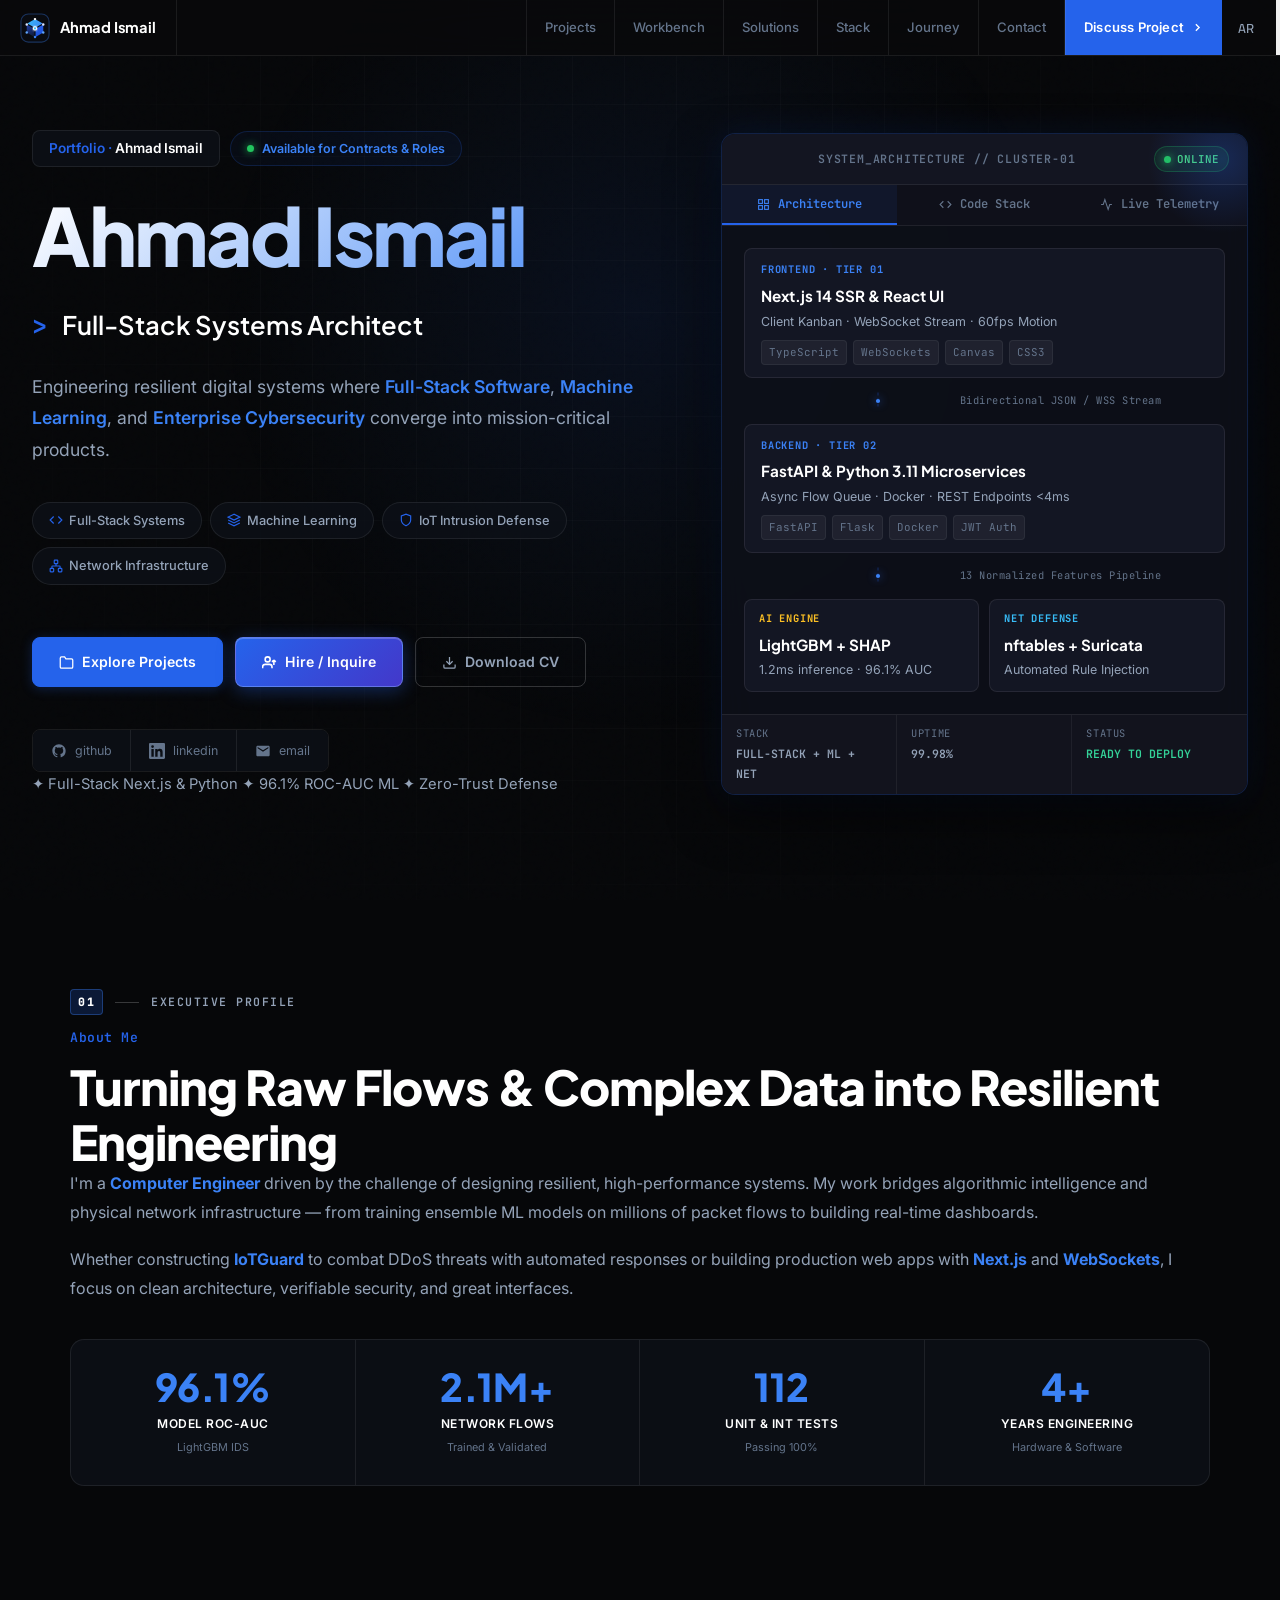
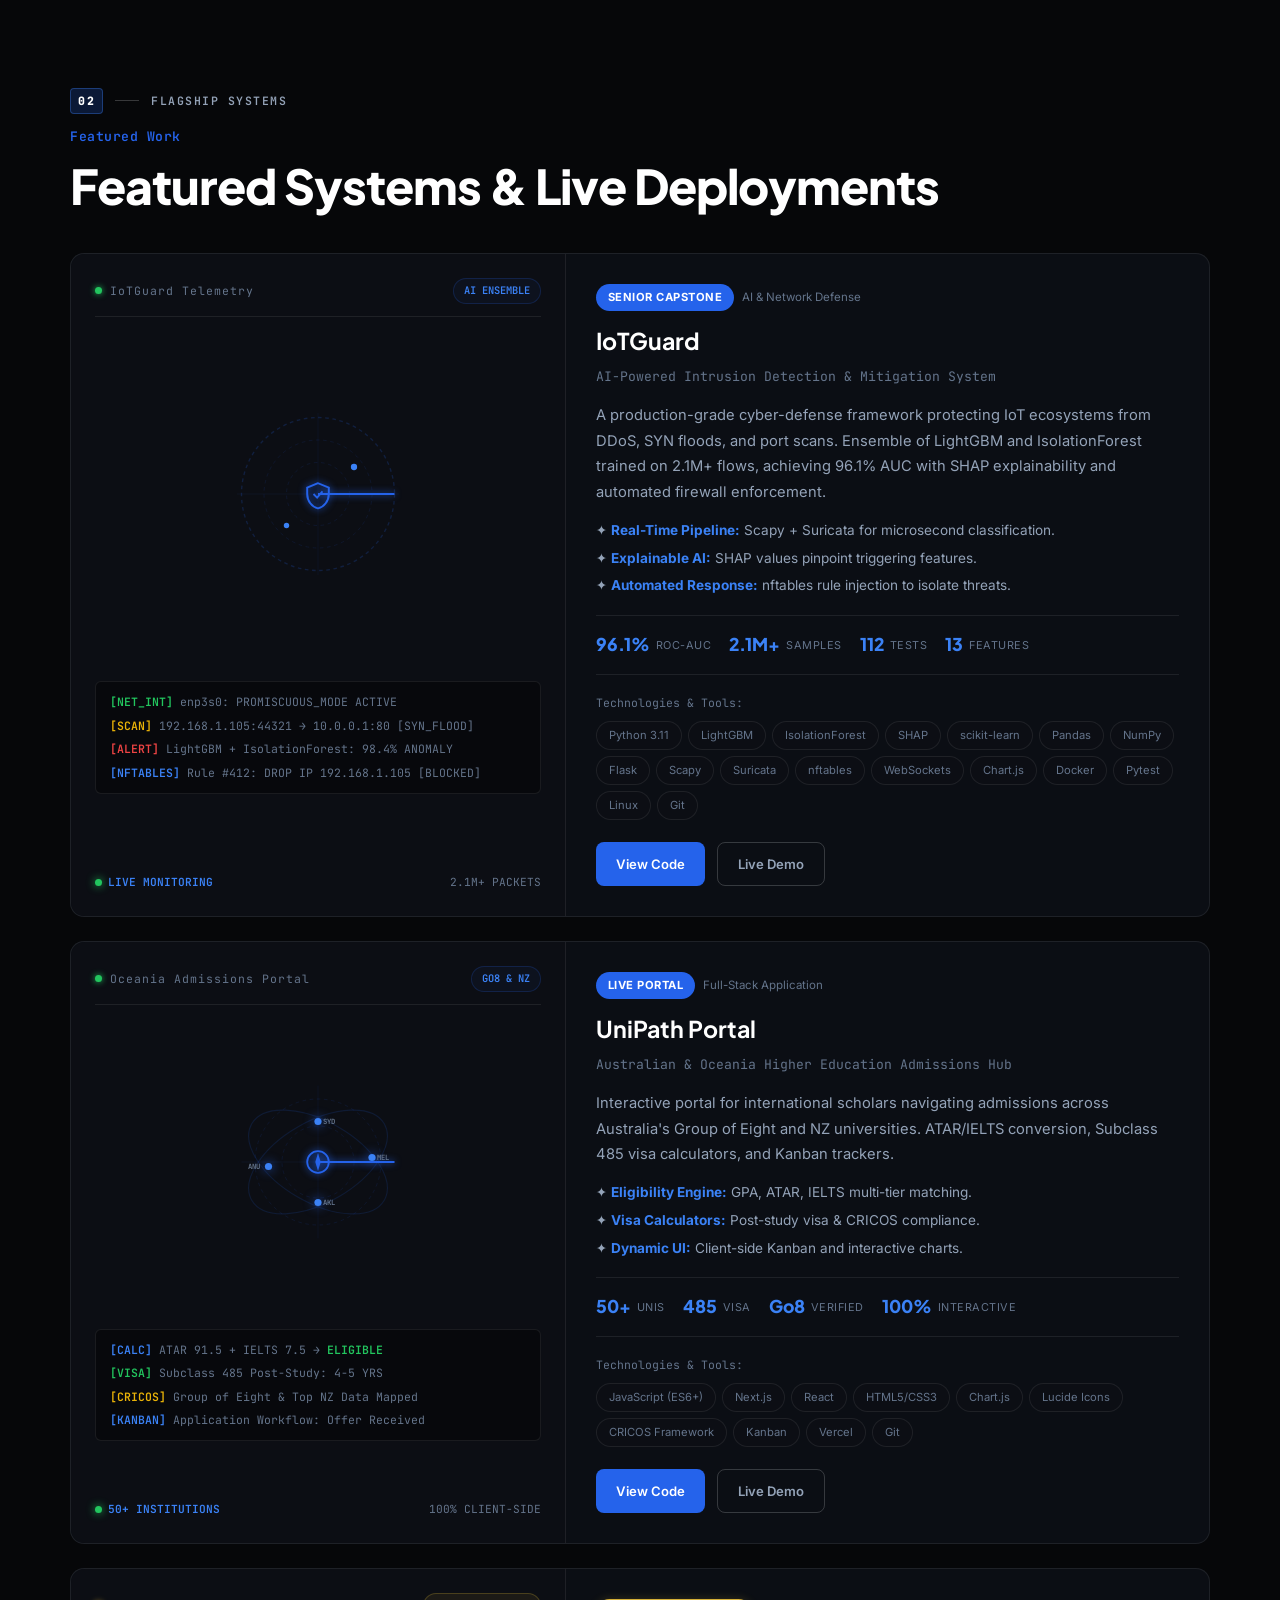
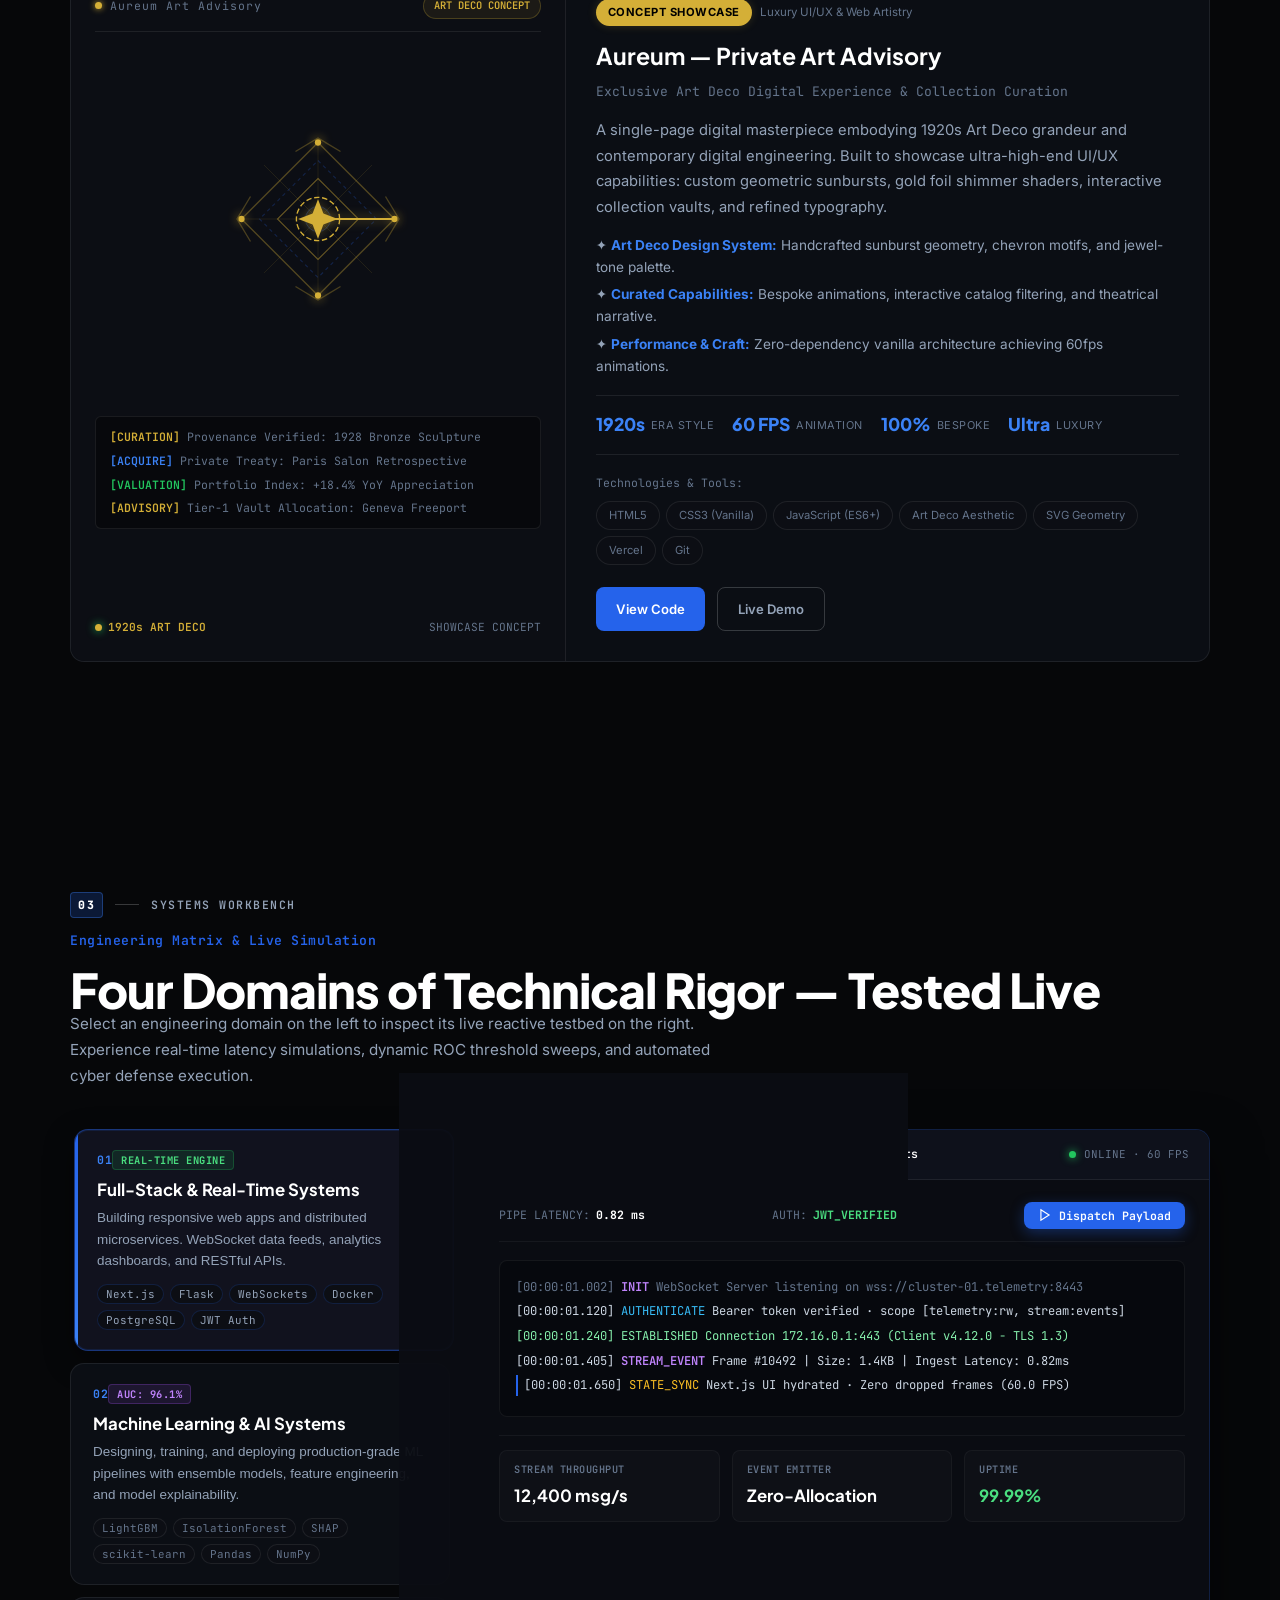
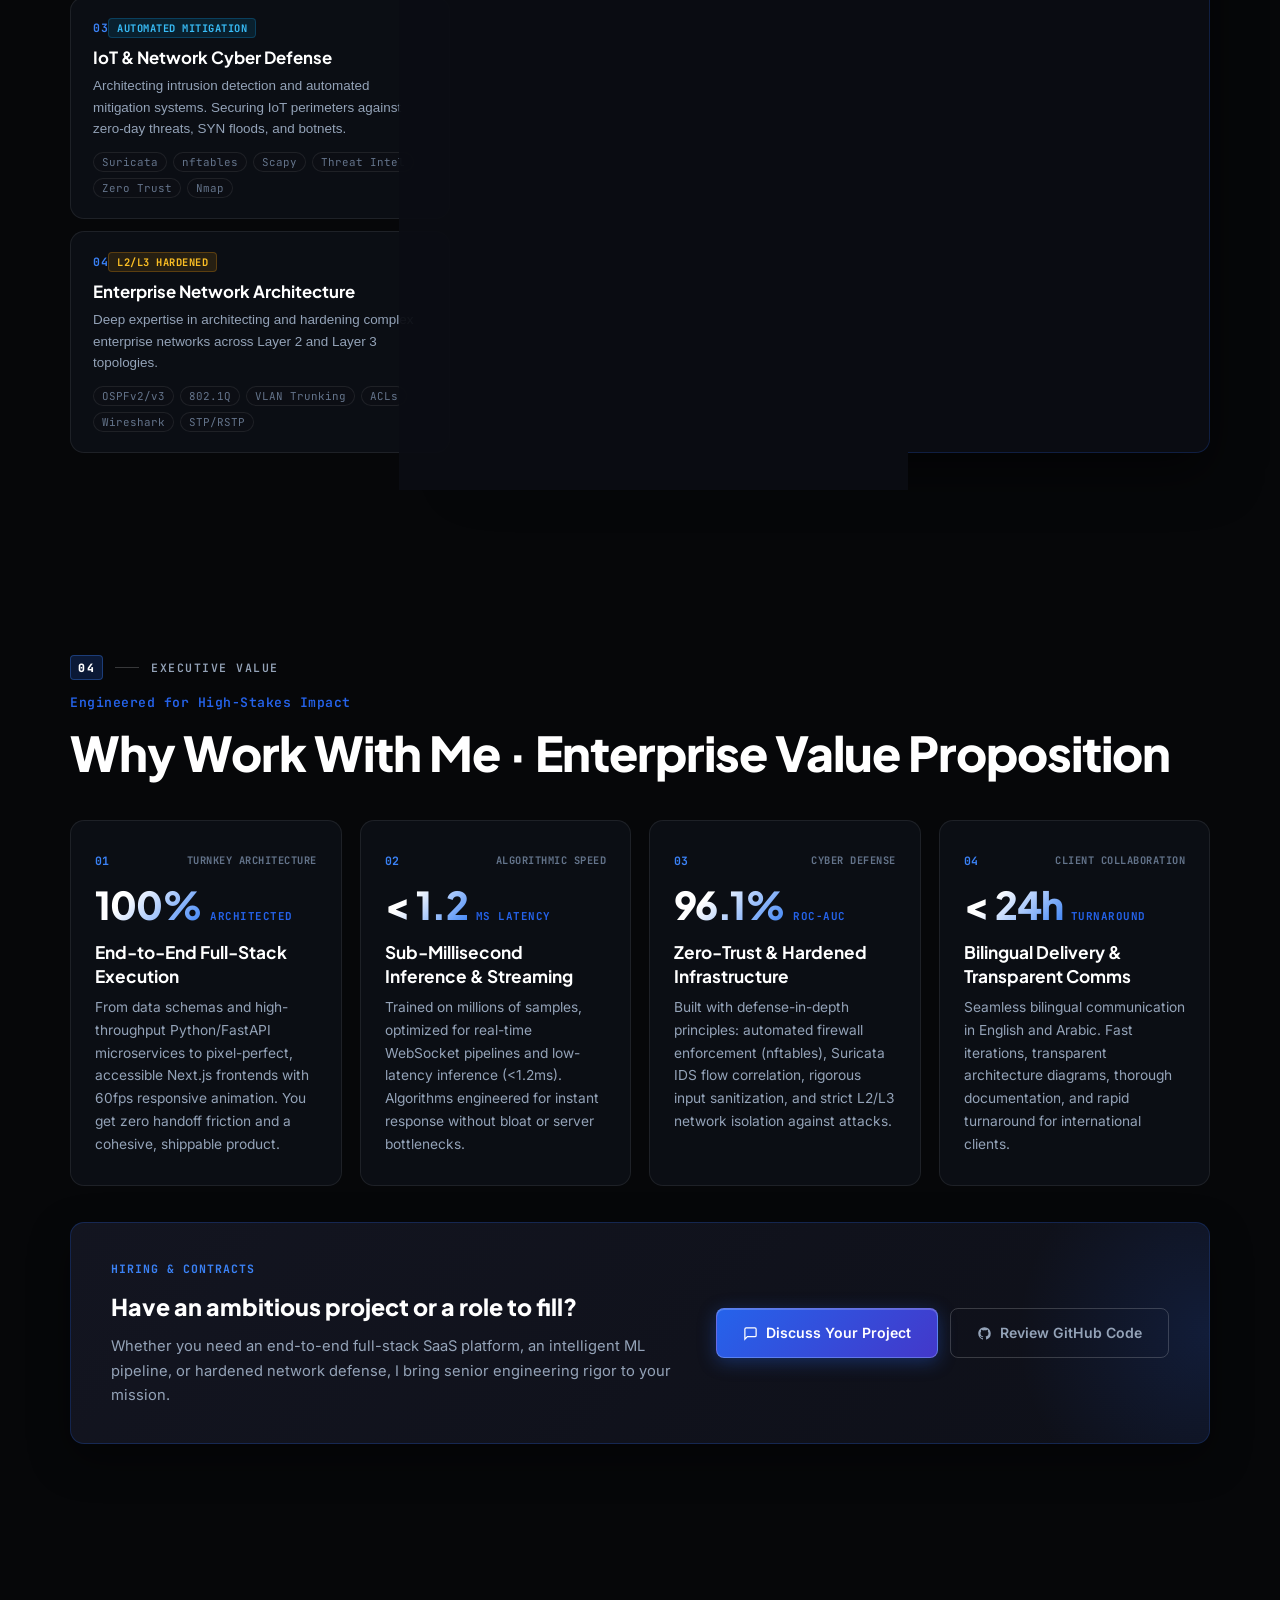
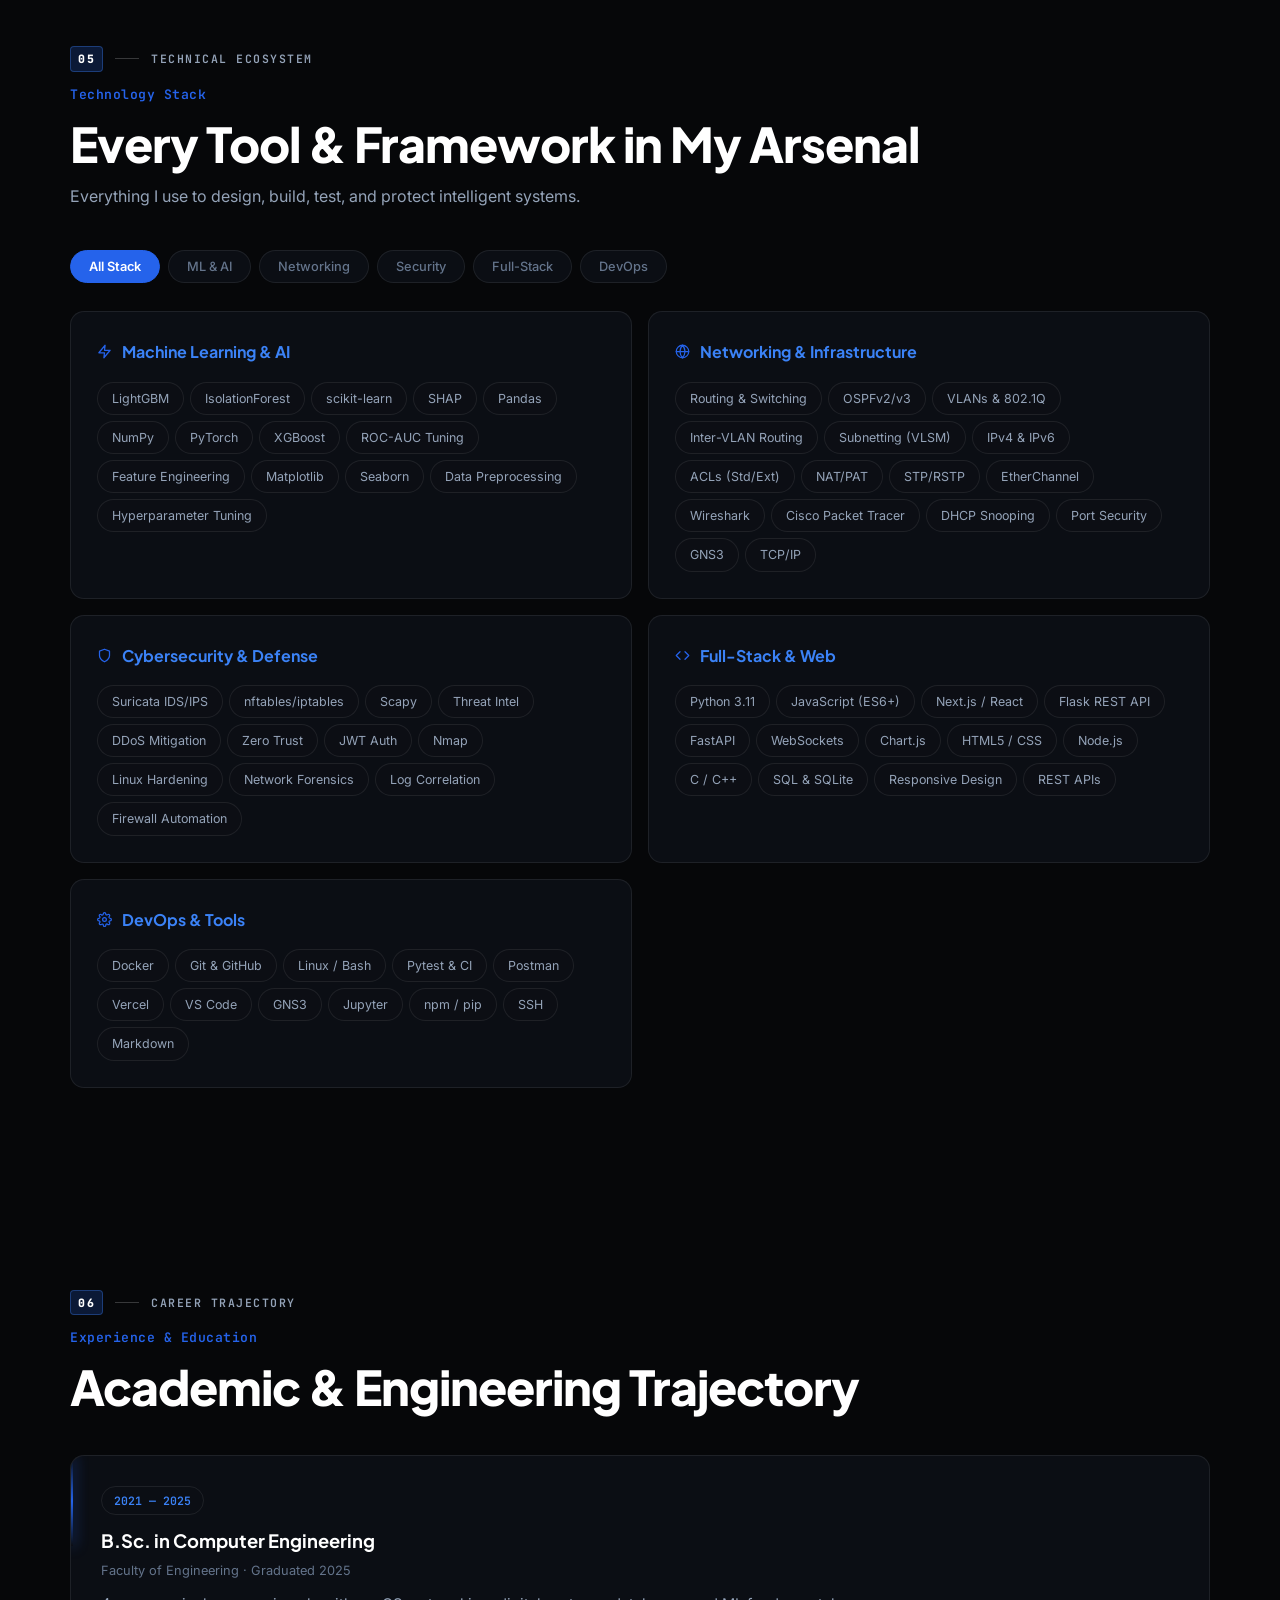
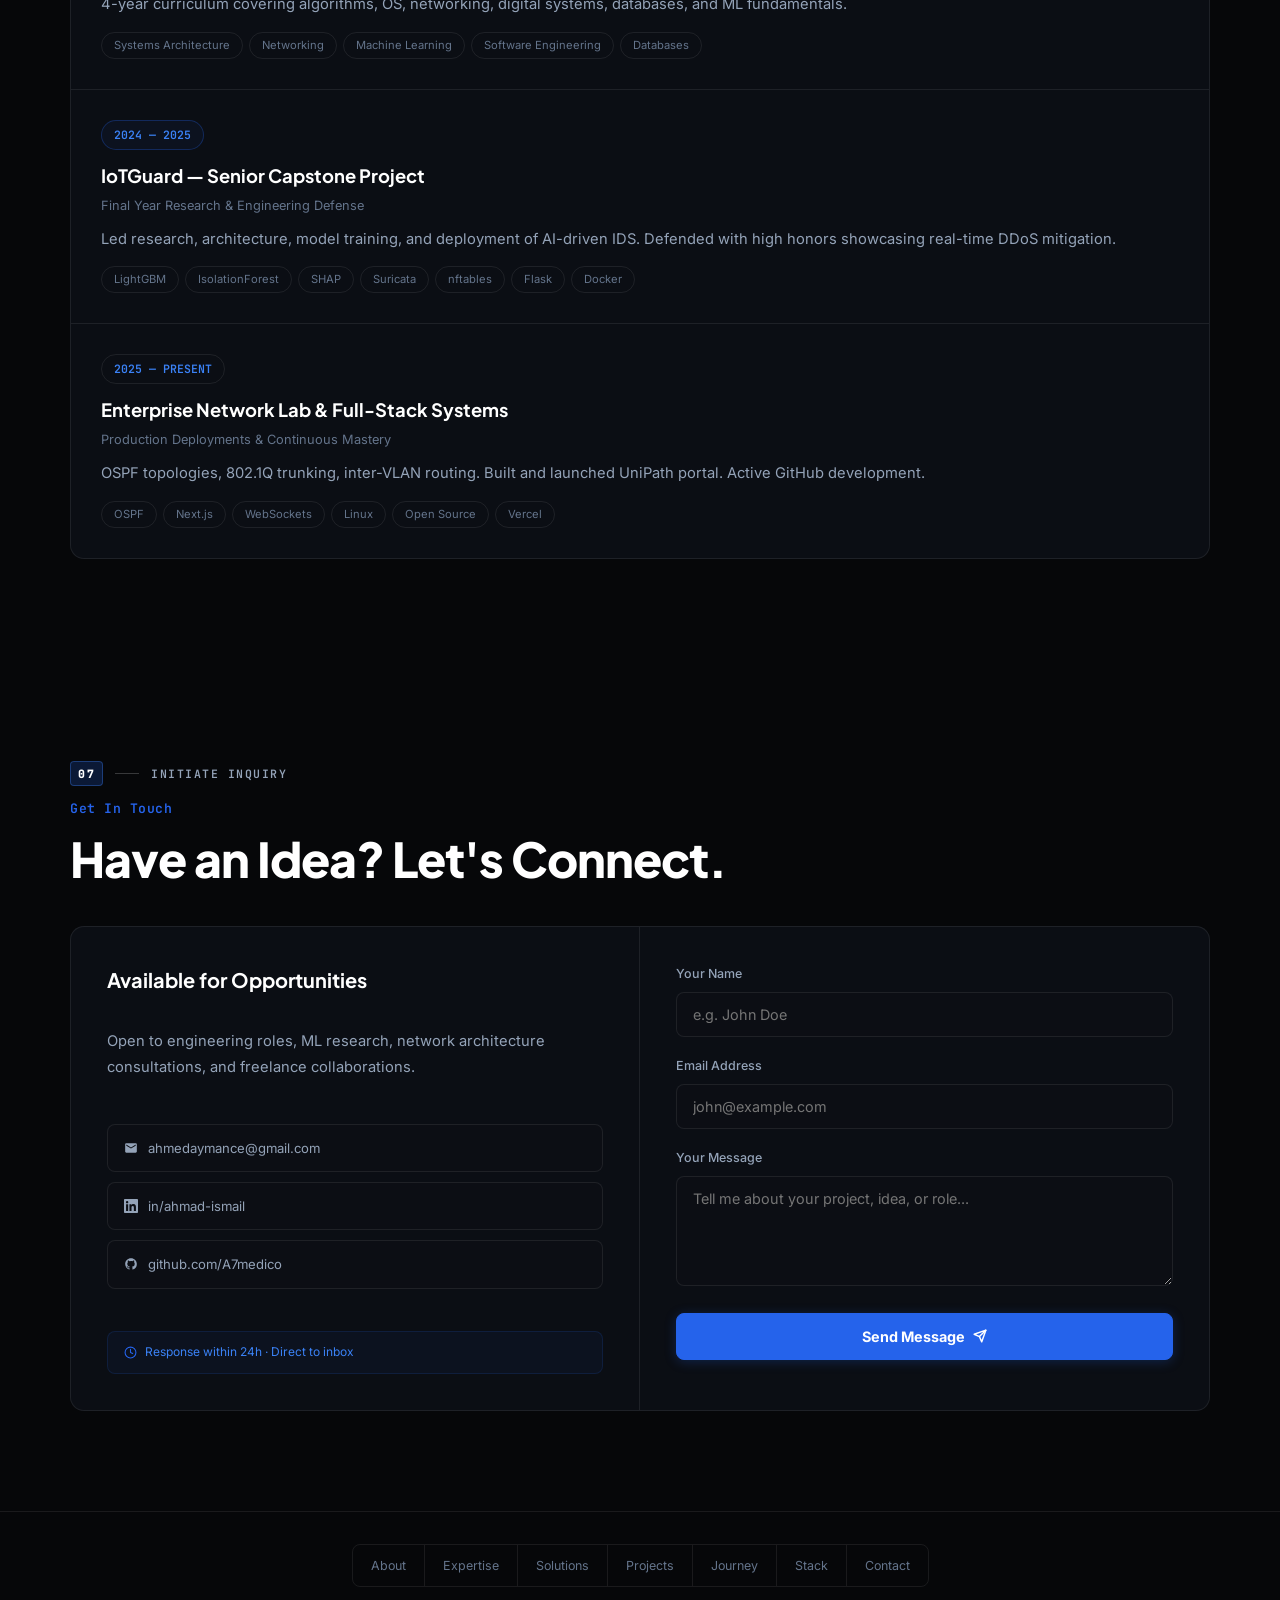
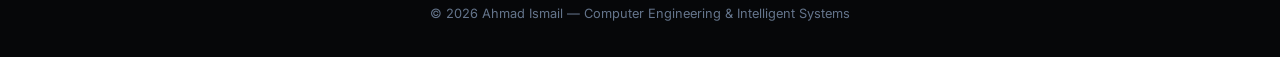
<file: index.html>
<!DOCTYPE html>
<html lang="en" dir="ltr">
<head>
  <meta charset="UTF-8">
  <meta name="viewport" content="width=device-width, initial-scale=1.0">
  <title>Ahmad Ismail — Computer Engineer & Intelligent Systems Developer</title>
  <meta name="description" content="Portfolio of Ahmad Ismail — Computer Engineer specializing in Machine Learning, IoT Security, Enterprise Networking, and Full-Stack Development.">
  <meta property="og:title" content="Ahmad Ismail — Computer Engineer">
  <meta property="og:description" content="Building intelligent systems at the intersection of Machine Learning, IoT Security, and modern software engineering.">
  <meta property="og:type" content="website">
  <link rel="icon" type="image/svg+xml" href="favicon.svg">
  <link rel="preconnect" href="https://fonts.googleapis.com">
  <link rel="preconnect" href="https://fonts.gstatic.com" crossorigin>
  <link href="https://fonts.googleapis.com/css2?family=Cairo:wght@400;500;600;700;800;900&family=Inter:wght@400;500;600;700;800;900&family=Plus+Jakarta+Sans:wght@500;600;700;800&family=JetBrains+Mono:wght@400;500;600;700&display=swap" rel="stylesheet">
  <link rel="stylesheet" href="styles.css">
</head>
<body>

<!-- ARCHITECTURAL PRO BACKGROUND & SILKY LIGHTING -->
<div class="pro-ambient-bg" id="pro_bg" aria-hidden="true">
  <div class="pro-grid-layer"></div>
  <div class="pro-spotlight-beam" id="pro_spotlight"></div>
  <div class="grain-overlay"></div>
</div>

<!-- LOADER -->
<div class="loader" id="loader">
  <div class="loader-terminal">
    <div class="loader-spinner"></div>
    <div class="loader-text">Ahmad Ismail</div>
  </div>
</div>

<!-- NAVBAR -->
<nav class="navbar" id="navbar">
  <a href="#" class="nav-brand">
    <span class="brand-logo" aria-hidden="true">
      <svg class="brand-logo-svg" width="30" height="30" viewBox="0 0 32 32" fill="none" xmlns="http://www.w3.org/2000/svg">
        <defs>
          <linearGradient id="cubeTop" x1="7" y1="6" x2="25" y2="16" gradientUnits="userSpaceOnUse">
            <stop offset="0%" stop-color="#38bdf8"/>
            <stop offset="100%" stop-color="#3b82f6"/>
          </linearGradient>
          <linearGradient id="cubeRight" x1="16" y1="11" x2="25" y2="26" gradientUnits="userSpaceOnUse">
            <stop offset="0%" stop-color="#2563eb"/>
            <stop offset="100%" stop-color="#1d4ed8"/>
          </linearGradient>
          <linearGradient id="cubeLeft" x1="7" y1="11" x2="16" y2="26" gradientUnits="userSpaceOnUse">
            <stop offset="0%" stop-color="#1e40af"/>
            <stop offset="100%" stop-color="#0f172a"/>
          </linearGradient>
          <filter id="logoGlow" x="-20%" y="-20%" width="140%" height="140%">
            <feGaussianBlur stdDeviation="1.2" result="blur"/>
            <feComposite in="SourceGraphic" in2="blur" operator="over"/>
          </filter>
        </defs>
        <rect x="1" y="1" width="30" height="30" rx="8" fill="#090b10" stroke="rgba(59, 130, 246, 0.35)" stroke-width="1.2"/>
        <path d="M16 6.5 L24.2 11.2 L16 15.8 L7.8 11.2 Z" fill="url(#cubeTop)"/>
        <path d="M7.2 12.3 L15.4 16.9 L15.4 25.5 L7.2 20.8 Z" fill="url(#cubeLeft)"/>
        <path d="M16.6 16.9 L24.8 12.3 L24.8 20.8 L16.6 25.5 Z" fill="url(#cubeRight)"/>
        <circle cx="16" cy="6.5" r="1.3" fill="#ffffff"/>
        <circle cx="24.8" cy="12.3" r="1.3" fill="#e0e7ff"/>
        <circle cx="24.8" cy="20.8" r="1.3" fill="#60a5fa"/>
        <circle cx="16" cy="25.5" r="1.3" fill="#3b82f6"/>
        <circle cx="7.2" cy="20.8" r="1.3" fill="#60a5fa"/>
        <circle cx="7.2" cy="12.3" r="1.3" fill="#e0e7ff"/>
        <circle cx="16" cy="16.4" r="2.2" fill="#ffffff" filter="url(#logoGlow)"/>
        <circle cx="16" cy="16.4" r="1.2" fill="#38bdf8"/>
      </svg>
    </span>
    <span class="brand-name">Ahmad Ismail</span>
  </a>
  <div class="nav-links" id="nav_links">
    <a href="#projects" data-i18n="nav.projects">Work</a>
    <a href="#services" data-i18n="nav.services">Workbench</a>
    <a href="#solutions" data-i18n="nav.solutions">Value</a>
    <a href="#skills" data-i18n="nav.stack">Stack</a>
    <a href="#journey" data-i18n="nav.journey">Journey</a>
    <a href="#contact" data-i18n="nav.contact">Contact</a>
  </div>
  <div class="nav-right">
    <a href="#contact" class="nav-cta-btn" data-i18n="nav.hire_btn">
      <span>Discuss Project</span>
      <svg width="13" height="13" viewBox="0 0 24 24" fill="none" stroke="currentColor" stroke-width="2.5"><polyline points="9 18 15 12 9 6"/></svg>
    </a>
    <button class="lang-switch-btn" id="lang_toggle" aria-label="Switch Language">
      <span class="lang-text">AR</span>
      <span class="lang-indicator"></span>
    </button>
    <button class="mobile-toggle" id="mobile_toggle" aria-label="Open Menu">
      <span></span><span></span><span></span>
    </button>
  </div>
</nav>

<!-- HERO -->
<section class="hero" id="hero">
  <div class="hero-container">
    <div class="hero-grid">
      <!-- Left Column: High-Impact Pitch & Call to Action -->
      <div class="hero-content">
        <div id="boot_sequence">
          <div class="boot-line" data-delay="100">
            <div class="hero-status-row">
              <span class="hero-greeting-badge" data-i18n="hero.greeting"><span class="badge-prefix">Portfolio ·</span> Ahmad Ismail</span>
              <span class="hero-badge"><span class="pulse"></span> <span data-i18n="hero.available">Available for Contracts &amp; Roles</span></span>
            </div>
          </div>

          <div class="boot-line highlight" data-delay="250" data-i18n="hero.name">Ahmad Ismail<span class="cursor-blink"></span></div>

          <div class="boot-line subtitle" data-delay="400">
            <span class="role-arrow">&gt; </span><span id="typing_text">Full-Stack Systems Architect</span>
          </div>

          <div class="boot-line desc" data-delay="550" data-i18n="hero.desc">
            Engineering resilient digital systems where <strong>Full-Stack Software</strong>, <strong>Machine Learning</strong>, and <strong>Enterprise Cybersecurity</strong> converge into mission-critical products.
          </div>

          <div class="boot-line" data-delay="700">
            <div class="hero-tags-row">
              <span class="hero-tag-pill">
                <svg width="14" height="14" viewBox="0 0 24 24" fill="none" stroke="currentColor" stroke-width="2"><polyline points="16 18 22 12 16 6"/><polyline points="8 6 2 12 8 18"/></svg>
                <span data-i18n="chip.dev">Full-Stack Software</span>
              </span>
              <span class="hero-tag-pill">
                <svg width="14" height="14" viewBox="0 0 24 24" fill="none" stroke="currentColor" stroke-width="2"><path d="M12 2L2 7l10 5 10-5-10-5z"/><path d="M2 17l10 5 10-5"/><path d="M2 12l10 5 10-5"/></svg>
                <span data-i18n="chip.ml">Machine Learning</span>
              </span>
              <span class="hero-tag-pill">
                <svg width="14" height="14" viewBox="0 0 24 24" fill="none" stroke="currentColor" stroke-width="2"><path d="M12 22s8-4 8-10V5l-8-3-8 3v7c0 6 8 10 8 10z"/></svg>
                <span data-i18n="chip.sec">IoT Cyber Defense</span>
              </span>
              <span class="hero-tag-pill">
                <svg width="14" height="14" viewBox="0 0 24 24" fill="none" stroke="currentColor" stroke-width="2"><rect x="16" y="16" width="6" height="6" rx="1"/><rect x="2" y="16" width="6" height="6" rx="1"/><rect x="9" y="2" width="6" height="6" rx="1"/><path d="M5 16v-3a1 1 0 0 1 1-1h12a1 1 0 0 1 1 1v3"/><path d="M12 12V8"/></svg>
                <span data-i18n="chip.net">Network Infrastructure</span>
              </span>
            </div>
          </div>

          <div class="boot-line" data-delay="850">
            <div class="hero-buttons">
              <a href="#projects" class="btn btn-primary" data-i18n="btn.projects">
                <svg width="15" height="15" viewBox="0 0 24 24" fill="none" stroke="currentColor" stroke-width="2"><path d="M22 19a2 2 0 0 1-2 2H4a2 2 0 0 1-2-2V5a2 2 0 0 1 2-2h5l2 3h9a2 2 0 0 1 2 2z"/></svg>
                Explore Projects
              </a>
              <a href="#contact" class="btn btn-primary-accent" data-i18n="btn.hire">
                <svg width="15" height="15" viewBox="0 0 24 24" fill="none" stroke="currentColor" stroke-width="2"><path d="M16 21v-2a4 4 0 0 0-4-4H6a4 4 0 0 0-4 4v2"/><circle cx="9" cy="7" r="4"/><line x1="19" y1="8" x2="19" y2="14"/><line x1="22" y1="11" x2="16" y2="11"/></svg>
                Hire / Inquire
              </a>
              <a href="AHMAD_AYMAN_ISMAIL_CV.pdf" class="btn btn-outline" target="_blank" download data-i18n="btn.cv">
                <svg width="15" height="15" viewBox="0 0 24 24" fill="none" stroke="currentColor" stroke-width="2"><path d="M21 15v4a2 2 0 0 1-2 2H5a2 2 0 0 1-2-2v-4"/><polyline points="7 10 12 15 17 10"/><line x1="12" y1="15" x2="12" y2="3"/></svg>
                Resume
              </a>
            </div>
          </div>

          <div class="boot-line" data-delay="1000">
            <div class="hero-socials-row">
              <div class="hero-socials">
                <a href="https://github.com/A7medico" target="_blank" rel="noopener noreferrer" aria-label="GitHub">
                  <svg viewBox="0 0 24 24" width="16" height="16" fill="currentColor"><path d="M12 2C6.477 2 2 6.484 2 12.017c0 4.425 2.865 8.18 6.839 9.504.5.092.682-.217.682-.483 0-.237-.008-.868-.013-1.703-2.782.605-3.369-1.343-3.369-1.343-.454-1.158-1.11-1.466-1.11-1.466-.908-.62.069-.608.069-.608 1.003.07 1.531 1.032 1.531 1.032.892 1.53 2.341 1.088 2.91.832.092-.647.35-1.088.636-1.338-2.22-.253-4.555-1.113-4.555-4.951 0-1.093.39-1.988 1.029-2.688-.103-.253-.446-1.272.098-2.65 0 0 .84-.27 2.75 1.026A9.564 9.564 0 0112 6.844a9.59 9.59 0 012.504.337c1.909-1.296 2.747-1.027 2.747-1.027.546 1.379.202 2.398.1 2.651.64.7 1.028 1.595 1.028 2.688 0 3.848-2.339 4.695-4.566 4.943.359.309.678.92.678 1.855 0 1.338-.012 2.419-.012 2.747 0 .268.18.58.688.482A10.019 10.019 0 0022 12.017C22 6.484 17.522 2 12 2z"/></svg>
                  <span class="social-hover-label">github</span>
                </a>
                <a href="https://www.linkedin.com/in/ahmad-ismail-39b373201/" target="_blank" rel="noopener noreferrer" aria-label="LinkedIn">
                  <svg viewBox="0 0 24 24" width="16" height="16" fill="currentColor"><path d="M20.447 20.452h-3.554v-5.569c0-1.328-.027-3.037-1.852-3.037-1.853 0-2.136 1.445-2.136 2.939v5.667H9.351V9h3.414v1.561h.046c.477-.9 1.637-1.85 3.37-1.85 3.601 0 4.267 2.37 4.267 5.455v6.286zM5.337 7.433a2.062 2.062 0 01-2.063-2.065 2.064 2.064 0 112.063 2.065zm1.782 13.019H3.555V9h3.564v11.452zM22.225 0H1.771C.792 0 0 .774 0 1.729v20.542C0 23.227.792 24 1.771 24h20.451C23.2 24 24 23.227 24 22.271V1.729C24 .774 23.2 0 22.222 0h.003z"/></svg>
                  <span class="social-hover-label">linkedin</span>
                </a>
                <a href="mailto:ahmedaymance@gmail.com" aria-label="Email">
                  <svg viewBox="0 0 24 24" width="16" height="16" fill="currentColor"><path d="M20 4H4c-1.1 0-2 .9-2 2v12c0 1.1.9 2 2 2h16c1.1 0 2-.9 2-2V6c0-1.1-.9-2-2-2zm0 4l-8 5-8-5V6l8 5 8-5v2z"/></svg>
                  <span class="social-hover-label">email</span>
                </a>
              </div>
              <div class="hero-trust-chips">
                <span class="trust-chip"><span class="trust-icon">✦</span> Full-Stack Next.js &amp; Python</span>
                <span class="trust-chip"><span class="trust-icon">✦</span> 96.1% ROC-AUC ML</span>
                <span class="trust-chip"><span class="trust-icon">✦</span> Zero-Trust Defense</span>
              </div>
            </div>
          </div>
        </div>
      </div>

      <!-- Right Column: Interactive Motion Architecture & Telemetry Deck -->
      <div class="hero-visual-col reveal" data-tilt>
        <div class="hero-deck-card">
          <div class="deck-header">
            <div class="deck-window-controls">
              <span class="control red"></span>
              <span class="control yellow"></span>
              <span class="control green"></span>
            </div>
            <div class="deck-title-wrap">
              <span class="deck-title">SYSTEM_ARCHITECTURE // CLUSTER-01</span>
            </div>
            <div class="deck-status-pill">
              <span class="pulse"></span> <span>ONLINE</span>
            </div>
          </div>

          <!-- Deck Mode Selector Tabs -->
          <div class="deck-mode-tabs">
            <button class="deck-tab active" data-deck-view="architecture">
              <svg width="13" height="13" viewBox="0 0 24 24" fill="none" stroke="currentColor" stroke-width="2"><rect x="3" y="3" width="7" height="7"/><rect x="14" y="3" width="7" height="7"/><rect x="14" y="14" width="7" height="7"/><rect x="3" y="14" width="7" height="7"/></svg>
              <span>Architecture</span>
            </button>
            <button class="deck-tab" data-deck-view="code">
              <svg width="13" height="13" viewBox="0 0 24 24" fill="none" stroke="currentColor" stroke-width="2"><polyline points="16 18 22 12 16 6"/><polyline points="8 6 2 12 8 18"/></svg>
              <span>Code Stack</span>
            </button>
            <button class="deck-tab" data-deck-view="telemetry">
              <svg width="13" height="13" viewBox="0 0 24 24" fill="none" stroke="currentColor" stroke-width="2"><polyline points="22 12 18 12 15 21 9 3 6 12 2 12"/></svg>
              <span>Live Telemetry</span>
            </button>
          </div>

          <!-- VIEW 1: Live Interactive Architecture Flow -->
          <div class="deck-view-content active" id="deck_view_architecture">
            <div class="arch-flow-diagram">
              <!-- Tier 1: Client Full-Stack App -->
              <div class="arch-node tier-client">
                <div class="arch-node-badge">FRONTEND · TIER 01</div>
                <div class="arch-node-title">Next.js 14 SSR &amp; React UI</div>
                <div class="arch-node-desc">Client Kanban · WebSocket Stream · 60fps Motion</div>
                <div class="arch-node-pills">
                  <span>TypeScript</span><span>WebSockets</span><span>Canvas</span><span>CSS3</span>
                </div>
              </div>

              <!-- Animated Data Pulse Path 1 -->
              <div class="arch-stream-bridge">
                <svg class="stream-bridge-svg" viewBox="0 0 200 24">
                  <line x1="100" y1="0" x2="100" y2="24" class="bridge-path"/>
                  <circle cx="100" cy="12" r="3" class="bridge-packet packet-down"/>
                </svg>
                <span class="bridge-tag">Bidirectional JSON / WSS Stream</span>
              </div>

              <!-- Tier 2: Microservices & Async API -->
              <div class="arch-node tier-api">
                <div class="arch-node-badge">BACKEND · TIER 02</div>
                <div class="arch-node-title">FastAPI &amp; Python 3.11 Microservices</div>
                <div class="arch-node-desc">Async Flow Queue · Docker · REST Endpoints &lt;4ms</div>
                <div class="arch-node-pills">
                  <span>FastAPI</span><span>Flask</span><span>Docker</span><span>JWT Auth</span>
                </div>
              </div>

              <!-- Animated Data Pulse Path 2 -->
              <div class="arch-stream-bridge">
                <svg class="stream-bridge-svg" viewBox="0 0 200 24">
                  <line x1="100" y1="0" x2="100" y2="24" class="bridge-path"/>
                  <circle cx="100" cy="12" r="3" class="bridge-packet packet-down delay"/>
                </svg>
                <span class="bridge-tag">13 Normalized Features Pipeline</span>
              </div>

              <!-- Tier 3: ML Intelligence & Cyber Defense Engine -->
              <div class="arch-dual-node">
                <div class="arch-node half tier-ml">
                  <div class="arch-node-badge gold">AI ENGINE</div>
                  <div class="arch-node-title">LightGBM + SHAP</div>
                  <div class="arch-node-desc">1.2ms inference · 96.1% AUC</div>
                </div>
                <div class="arch-node half tier-sec">
                  <div class="arch-node-badge cyan">NET DEFENSE</div>
                  <div class="arch-node-title">nftables + Suricata</div>
                  <div class="arch-node-desc">Automated Rule Injection</div>
                </div>
              </div>
            </div>
          </div>

          <!-- VIEW 2: Code Stack (Interactive Editor) -->
          <div class="deck-view-content" id="deck_view_code">
            <div class="code-terminal-snippet">
              <div class="code-terminal-bar">
                <span class="code-file-tab active">telemetry_engine.ts</span>
                <span class="code-file-tab">model_inference.py</span>
              </div>
              <pre class="code-block"><code><span class="c-keyword">import</span> { WebSocketServer } <span class="c-keyword">from</span> <span class="c-string">'ws'</span>;
<span class="c-keyword">import</span> { MLInferenceClient } <span class="c-keyword">from</span> <span class="c-string">'@ai/engine'</span>;

<span class="c-comment">// Production Telemetry Stream &amp; Anomaly Engine</span>
<span class="c-keyword">export async function</span> <span class="c-fn">dispatchPacketFlow</span>(rawFlow: <span class="c-type">PacketVector</span>) {
  <span class="c-keyword">const</span> vector = <span class="c-fn">extractFeatures</span>(rawFlow); <span class="c-comment">// 13 features</span>
  <span class="c-keyword">const</span> score = <span class="c-keyword">await</span> MLInferenceClient.<span class="c-fn">evaluate</span>(vector);
  
  <span class="c-keyword">if</span> (score &gt; <span class="c-num">0.95</span>) {
    <span class="c-keyword">await</span> firewall.<span class="c-fn">injectRule</span>({ action: <span class="c-string">'DROP'</span>, ip: rawFlow.src });
    telemetryStream.<span class="c-fn">broadcastAlert</span>({ auc: <span class="c-num">0.961</span>, threat: <span class="c-string">'BLOCKED'</span> });
    <span class="c-keyword">return</span> { status: <span class="c-string">'MITIGATED'</span>, latency: <span class="c-string">'1.1ms'</span> };
  }
  <span class="c-keyword">return</span> { status: <span class="c-string">'FORWARDED'</span>, latency: <span class="c-string">'0.4ms'</span> };
}</code></pre>
            </div>
          </div>

          <!-- VIEW 3: Live Telemetry Metrics -->
          <div class="deck-view-content" id="deck_view_telemetry">
            <div class="live-metrics-panel">
              <div class="metric-meter-row">
                <div class="metric-meter">
                  <div class="meter-info"><span class="meter-lbl">MODEL ROC-AUC</span><span class="meter-val">96.1%</span></div>
                  <div class="meter-bar-wrap"><div class="meter-bar-fill" style="width: 96.1%;"></div></div>
                </div>
                <div class="metric-meter">
                  <div class="meter-info"><span class="meter-lbl">INFERENCE LATENCY</span><span class="meter-val">&lt; 1.2ms</span></div>
                  <div class="meter-bar-wrap"><div class="meter-bar-fill cyan" style="width: 15%;"></div></div>
                </div>
                <div class="metric-meter">
                  <div class="meter-info"><span class="meter-lbl">FLOW CLASSIFICATION</span><span class="meter-val">2.14M+ Flows</span></div>
                  <div class="meter-bar-wrap"><div class="meter-bar-fill purple" style="width: 99%;"></div></div>
                </div>
                <div class="metric-meter">
                  <div class="meter-info"><span class="meter-lbl">ZERO-TRUST SECURITY</span><span class="meter-val">100% Pass</span></div>
                  <div class="meter-bar-wrap"><div class="meter-bar-fill green" style="width: 100%;"></div></div>
                </div>
              </div>
            </div>
          </div>

          <!-- Deck Footer Metrics -->
          <div class="deck-footer">
            <div class="deck-foot-cell"><span class="k">STACK</span><span class="v">FULL-STACK + ML + NET</span></div>
            <div class="deck-foot-cell"><span class="k">UPTIME</span><span class="v">99.98%</span></div>
            <div class="deck-foot-cell"><span class="k">STATUS</span><span class="v ok">READY TO DEPLOY</span></div>
          </div>
        </div>
      </div>
    </div>
  </div>
</section>

<section id="about">
  <div class="section-inner">
    <div class="section-tag-ribbon reveal"><span class="section-index-num">01</span><span class="section-index-line"></span><span class="section-index-label" data-i18n="tag.about">EXECUTIVE PROFILE</span></div>
    <div class="about-grid">
      <div class="about-text reveal">
        <div class="section-eyebrow" data-i18n="about.eyebrow">About Me</div>
        <h2 class="section-big-title" data-i18n="about.title">Turning Raw Flows &amp; Complex Data into Resilient Engineering</h2>
        <p data-i18n="about.p1">I'm a <strong>Computer Engineer</strong> driven by the challenge of designing resilient, high-performance systems. My work bridges the gap between algorithmic intelligence and physical network infrastructure — from training ensemble machine learning models on millions of packet flows to configuring dynamic enterprise routing and real-time interactive dashboards.</p>
        <p data-i18n="about.p2">Whether constructing <strong>IoTGuard</strong> to combat distributed denial-of-service threats with millisecond automated responses or building production web applications with <strong>Next.js</strong> and <strong>WebSockets</strong>, I focus on clean architecture, verifiable security, and interfaces that humans enjoy using.</p>
        <div class="about-stats">
          <div class="about-stat"><div class="number" data-count="96.1" data-suffix="%">0%</div><div class="label" data-i18n="stat.auc">Model ROC-AUC</div><div class="stat-sub" data-i18n="stat.auc_sub">LightGBM IDS</div></div>
          <div class="about-stat"><div class="number" data-count="2.1" data-suffix="M+">0</div><div class="label" data-i18n="stat.samples">Network Flows</div><div class="stat-sub" data-i18n="stat.samples_sub">Trained &amp; Validated</div></div>
          <div class="about-stat"><div class="number" data-count="112" data-suffix="">0</div><div class="label" data-i18n="stat.tests">Unit &amp; Int Tests</div><div class="stat-sub" data-i18n="stat.tests_sub">Passing 100%</div></div>
          <div class="about-stat"><div class="number" data-count="4" data-suffix="+">0</div><div class="label" data-i18n="stat.years">Years Engineering</div><div class="stat-sub" data-i18n="stat.years_sub">Hardware &amp; Software</div></div>
        </div>
      </div>
    </div>
  </div>
</section>

<section id="projects">
  <div class="section-inner">
    <div class="section-tag-ribbon reveal"><span class="section-index-num">02</span><span class="section-index-line"></span><span class="section-index-label" data-i18n="tag.projects">FLAGSHIP SYSTEMS</span></div>
    <div class="section-heading-wrap reveal">
      <div class="section-eyebrow" data-i18n="projects.eyebrow">Featured Work</div>
      <h2 class="section-big-title" data-i18n="projects.title">Featured Systems &amp; Live Deployments</h2>
    </div>
    <div class="projects-grid">
      <!-- IoTGuard -->
      <div class="project-card featured reveal" data-tilt>
        <div class="project-visual-module">
          <div class="visual-module-header"><span class="module-status-dot"></span><span class="module-header-title">IoTGuard Telemetry</span><span class="module-chip-badge">AI ENSEMBLE</span></div>
          <div class="module-graphic-center">
            <svg class="cyber-radar-svg" viewBox="0 0 200 200"><circle cx="100" cy="100" r="85" class="radar-ring outer"/><circle cx="100" cy="100" r="60" class="radar-ring"/><circle cx="100" cy="100" r="35" class="radar-ring"/><line x1="100" y1="10" x2="100" y2="190" class="radar-crosshair"/><line x1="10" y1="100" x2="190" y2="100" class="radar-crosshair"/><line x1="100" y1="100" x2="185" y2="100" class="radar-sweep"/><circle cx="140" cy="70" r="3.5" class="radar-blip"/><circle cx="65" cy="135" r="3" class="radar-blip blip-2"/><g class="radar-shield-icon" transform="translate(86,86)"><path d="M14 2L2 7v7c0 7.5 5.2 14.5 12 16 6.8-1.5 12-8.5 12-16V7l-12-5z" fill="none" stroke="currentColor" stroke-width="2.2"/><polyline points="9 14 13 18 19 11" fill="none" stroke="currentColor" stroke-width="2"/></g></svg>
          </div>
          <div class="module-terminal-feed" data-feed="iotguard">
            <div class="feed-line"><span class="f-green">[NET_INT]</span> enp3s0: PROMISCUOUS_MODE ACTIVE</div>
            <div class="feed-line"><span class="f-warn">[SCAN]</span> 192.168.1.105:44321 → 10.0.0.1:80 [SYN_FLOOD]</div>
            <div class="feed-line"><span class="f-danger">[ALERT]</span> LightGBM + IsolationForest: 98.4% ANOMALY</div>
            <div class="feed-line"><span class="f-cyan">[NFTABLES]</span> Rule #412: DROP IP 192.168.1.105 [BLOCKED]</div>
          </div>
          <div class="module-footer-bar"><span class="live-tag"><span class="pulse"></span> LIVE MONITORING</span><span>2.1M+ PACKETS</span></div>
        </div>
        <div class="project-info">
          <div class="project-badge-line"><span class="project-featured-badge" data-i18n="badge.featured">SENIOR CAPSTONE</span><span class="project-type-chip">AI &amp; Network Defense</span></div>
          <h3>IoTGuard</h3>
          <div class="project-tagline" data-i18n="iotguard.tagline">AI-Powered Intrusion Detection &amp; Mitigation System</div>
          <p data-i18n="iotguard.desc">A production-grade cyber-defense framework protecting IoT ecosystems from DDoS, SYN floods, and port scans. Ensemble of LightGBM and IsolationForest trained on 2.1M+ flows, achieving 96.1% AUC with SHAP explainability and automated firewall enforcement.</p>
          <ul class="project-highlights-list">
            <li data-i18n="iotguard.point1">✦ <strong>Real-Time Pipeline:</strong> Scapy + Suricata for microsecond classification.</li>
            <li data-i18n="iotguard.point2">✦ <strong>Explainable AI:</strong> SHAP values pinpoint triggering features.</li>
            <li data-i18n="iotguard.point3">✦ <strong>Automated Response:</strong> nftables rule injection to isolate threats.</li>
          </ul>
          <div class="project-metrics">
            <div class="project-metric"><span class="val">96.1%</span><span class="lbl">ROC-AUC</span></div>
            <div class="project-metric"><span class="val">2.1M+</span><span class="lbl">Samples</span></div>
            <div class="project-metric"><span class="val">112</span><span class="lbl">Tests</span></div>
            <div class="project-metric"><span class="val">13</span><span class="lbl">Features</span></div>
          </div>
          <div class="project-tools-block">
            <div class="tools-label" data-i18n="tools.used">Technologies &amp; Tools:</div>
            <div class="project-tags"><span class="project-tag">Python 3.11</span><span class="project-tag">LightGBM</span><span class="project-tag">IsolationForest</span><span class="project-tag">SHAP</span><span class="project-tag">scikit-learn</span><span class="project-tag">Pandas</span><span class="project-tag">NumPy</span><span class="project-tag">Flask</span><span class="project-tag">Scapy</span><span class="project-tag">Suricata</span><span class="project-tag">nftables</span><span class="project-tag">WebSockets</span><span class="project-tag">Chart.js</span><span class="project-tag">Docker</span><span class="project-tag">Pytest</span><span class="project-tag">Linux</span><span class="project-tag">Git</span></div>
          </div>
          <div class="project-links">
            <a href="https://github.com/A7medico/iotguard" class="project-link primary" target="_blank" rel="noopener noreferrer" data-i18n="btn.git_clone"><svg width="14" height="14" viewBox="0 0 24 24" fill="currentColor"><path d="M12 2C6.477 2 2 6.484 2 12.017c0 4.425 2.865 8.18 6.839 9.504.5.092.682-.217.682-.483 0-.237-.008-.868-.013-1.703-2.782.605-3.369-1.343-3.369-1.343-.454-1.158-1.11-1.466-1.11-1.466-.908-.62.069-.608.069-.608 1.003.07 1.531 1.032 1.531 1.032.892 1.53 2.341 1.088 2.91.832.092-.647.35-1.088.636-1.338-2.22-.253-4.555-1.113-4.555-4.951 0-1.093.39-1.988 1.029-2.688-.103-.253-.446-1.272.098-2.65 0 0 .84-.27 2.75 1.026A9.564 9.564 0 0112 6.844c.85 0 1.7.115 2.504.337 1.909-1.296 2.747-1.027 2.747-1.027.546 1.379.202 2.398.1 2.651.64.7 1.028 1.595 1.028 2.688 0 3.848-2.339 4.695-4.566 4.943.359.309.678.92.678 1.855 0 1.338-.012 2.419-.012 2.747 0 .268.18.58.688.482A10.019 10.019 0 0022 12.017C22 6.484 17.522 2 12 2z"/></svg> View Code</a>
            <a href="https://iotguard-five.vercel.app" class="project-link secondary" target="_blank" rel="noopener noreferrer" data-i18n="btn.open_site"><svg width="14" height="14" viewBox="0 0 24 24" fill="none" stroke="currentColor" stroke-width="2"><path d="M18 13v6a2 2 0 0 1-2 2H5a2 2 0 0 1-2-2V8a2 2 0 0 1 2-2h6"/><polyline points="15 3 21 3 21 9"/><line x1="10" y1="14" x2="21" y2="3"/></svg> Live Demo</a>
          </div>
        </div>
      </div>
      <!-- UniPath -->
      <div class="project-card featured reveal" data-tilt>
        <div class="project-visual-module">
          <div class="visual-module-header"><span class="module-status-dot"></span><span class="module-header-title">Oceania Admissions Portal</span><span class="module-chip-badge">GO8 &amp; NZ</span></div>
          <div class="module-graphic-center">
            <svg class="cyber-radar-svg" viewBox="0 0 200 200">
              <ellipse cx="100" cy="100" rx="85" ry="45" class="orbital-ellipse orb-1"/>
              <ellipse cx="100" cy="100" rx="85" ry="45" class="orbital-ellipse orb-2"/>
              <circle cx="100" cy="100" r="70" class="radar-ring"/>
              <circle cx="100" cy="100" r="40" class="radar-ring"/>
              <line x1="100" y1="15" x2="100" y2="185" class="radar-crosshair"/>
              <line x1="15" y1="100" x2="185" y2="100" class="radar-crosshair"/>
              <line x1="100" y1="100" x2="185" y2="100" class="radar-sweep"/>
              <circle cx="100" cy="55" r="4" class="constellation-node node-1"/><text x="106" y="58" class="svg-node-text">SYD</text>
              <circle cx="160" cy="95" r="4" class="constellation-node node-2"/><text x="166" y="98" class="svg-node-text">MEL</text>
              <circle cx="45" cy="105" r="4" class="constellation-node node-3"/><text x="22" y="108" class="svg-node-text">ANU</text>
              <circle cx="100" cy="145" r="4" class="constellation-node node-4"/><text x="106" y="148" class="svg-node-text">AKL</text>
              <g class="radar-shield-icon" transform="translate(86,86)">
                <circle cx="14" cy="14" r="12" fill="none" stroke="currentColor" stroke-width="2"/>
                <polygon points="14 4 17 14 14 24 11 14" fill="currentColor"/>
              </g>
            </svg>
          </div>
          <div class="module-terminal-feed" data-feed="unipath">
            <div class="feed-line"><span class="f-cyan">[CALC]</span> ATAR 91.5 + IELTS 7.5 → <span class="f-green">ELIGIBLE</span></div>
            <div class="feed-line"><span class="f-green">[VISA]</span> Subclass 485 Post-Study: 4-5 YRS</div>
            <div class="feed-line"><span class="f-warn">[CRICOS]</span> Group of Eight &amp; Top NZ Data Mapped</div>
            <div class="feed-line"><span class="f-cyan">[KANBAN]</span> Application Workflow: Offer Received</div>
          </div>
          <div class="module-footer-bar"><span class="live-tag"><span class="pulse"></span> 50+ INSTITUTIONS</span><span>100% CLIENT-SIDE</span></div>
        </div>
        <div class="project-info">
          <div class="project-badge-line"><span class="project-featured-badge" data-i18n="badge.portal">LIVE PORTAL</span><span class="project-type-chip">Full-Stack Application</span></div>
          <h3>UniPath Portal</h3>
          <div class="project-tagline" data-i18n="unipath.tagline">Australian &amp; Oceania Higher Education Admissions Hub</div>
          <p data-i18n="unipath.desc">Interactive portal for international scholars navigating admissions across Australia's Group of Eight and NZ universities. ATAR/IELTS conversion, Subclass 485 visa calculators, and Kanban application trackers.</p>
          <ul class="project-highlights-list">
            <li data-i18n="unipath.point1">✦ <strong>Eligibility Engine:</strong> GPA, ATAR, IELTS multi-tier matching.</li>
            <li data-i18n="unipath.point2">✦ <strong>Visa Calculators:</strong> Post-study visa &amp; CRICOS compliance mapping.</li>
            <li data-i18n="unipath.point3">✦ <strong>Dynamic UI:</strong> Client-side Kanban and interactive charts.</li>
          </ul>
          <div class="project-metrics">
            <div class="project-metric"><span class="val">50+</span><span class="lbl">Unis</span></div>
            <div class="project-metric"><span class="val">485</span><span class="lbl">Visa</span></div>
            <div class="project-metric"><span class="val">Go8</span><span class="lbl">Verified</span></div>
            <div class="project-metric"><span class="val">100%</span><span class="lbl">Interactive</span></div>
          </div>
          <div class="project-tools-block">
            <div class="tools-label" data-i18n="tools.used">Technologies &amp; Tools:</div>
            <div class="project-tags"><span class="project-tag">JavaScript (ES6+)</span><span class="project-tag">Next.js</span><span class="project-tag">React</span><span class="project-tag">HTML5/CSS3</span><span class="project-tag">Chart.js</span><span class="project-tag">Lucide Icons</span><span class="project-tag">CRICOS Framework</span><span class="project-tag">Kanban</span><span class="project-tag">Vercel</span><span class="project-tag">Git</span></div>
          </div>
          <div class="project-links">
            <a href="https://github.com/A7medico/unipathportal" class="project-link primary" target="_blank" rel="noopener noreferrer" data-i18n="btn.git_clone"><svg width="14" height="14" viewBox="0 0 24 24" fill="currentColor"><path d="M12 2C6.477 2 2 6.484 2 12.017c0 4.425 2.865 8.18 6.839 9.504.5.092.682-.217.682-.483 0-.237-.008-.868-.013-1.703-2.782.605-3.369-1.343-3.369-1.343-.454-1.158-1.11-1.466-1.11-1.466-.908-.62.069-.608.069-.608 1.003.07 1.531 1.032 1.531 1.032.892 1.53 2.341 1.088 2.91.832.092-.647.35-1.088.636-1.338-2.22-.253-4.555-1.113-4.555-4.951 0-1.093.39-1.988 1.029-2.688-.103-.253-.446-1.272.098-2.65 0 0 .84-.27 2.75 1.026A9.564 9.564 0 0112 6.844c.85 0 1.7.115 2.504.337 1.909-1.296 2.747-1.027 2.747-1.027.546 1.379.202 2.398.1 2.651.64.7 1.028 1.595 1.028 2.688 0 3.848-2.339 4.695-4.566 4.943.359.309.678.92.678 1.855 0 1.338-.012 2.419-.012 2.747 0 .268.18.58.688.482A10.019 10.019 0 0022 12.017C22 6.484 17.522 2 12 2z"/></svg> View Code</a>
            <a href="https://unipathportal.vercel.app" class="project-link secondary" target="_blank" rel="noopener noreferrer" data-i18n="btn.open_site"><svg width="14" height="14" viewBox="0 0 24 24" fill="none" stroke="currentColor" stroke-width="2"><path d="M18 13v6a2 2 0 0 1-2 2H5a2 2 0 0 1-2-2V8a2 2 0 0 1 2-2h6"/><polyline points="15 3 21 3 21 9"/><line x1="10" y1="14" x2="21" y2="3"/></svg> Live Demo</a>
          </div>
        </div>
      </div>
      <!-- Aureum -->
      <div class="project-card featured reveal" data-tilt>
        <div class="project-visual-module module-aureum">
          <div class="visual-module-header">
            <span class="module-status-dot gold"></span>
            <span class="module-header-title">Aureum Art Advisory</span>
            <span class="module-chip-badge gold">ART DECO CONCEPT</span>
          </div>
          <div class="module-graphic-center">
            <svg class="cyber-radar-svg aureum-deco-svg" viewBox="0 0 200 200">
              <polygon points="100,15 185,100 100,185 15,100" class="deco-diamond outer"></polygon>
              <polygon points="100,35 165,100 100,165 35,100" class="deco-diamond mid"></polygon>
              <polygon points="100,55 145,100 100,145 55,100" class="deco-diamond inner"></polygon>
              <line x1="100" y1="15" x2="100" y2="185" class="deco-ray"></line>
              <line x1="15" y1="100" x2="185" y2="100" class="deco-ray"></line>
              <line x1="40" y1="40" x2="160" y2="160" class="deco-ray"></line>
              <line x1="160" y1="40" x2="40" y2="160" class="deco-ray"></line>
              <line x1="100" y1="100" x2="185" y2="100" class="radar-sweep deco-sweep"></line>
              <circle cx="100" cy="15" r="3.5" class="deco-blip deco-blip-1"></circle>
              <circle cx="185" cy="100" r="3.5" class="deco-blip deco-blip-2"></circle>
              <circle cx="100" cy="185" r="3.5" class="deco-blip deco-blip-3"></circle>
              <circle cx="15" cy="100" r="3.5" class="deco-blip deco-blip-4"></circle>
              <g class="deco-starburst-core">
                <circle cx="100" cy="100" r="24" class="deco-core-ring"></circle>
                <circle cx="100" cy="100" r="14" class="deco-core-inner"></circle>
                <polygon points="100,78 106,94 122,100 106,106 100,122 94,106 78,100 94,94" class="deco-gold-star"></polygon>
              </g>
              <path d="M75 25 L100 10 L125 25" class="deco-chevron"></path>
              <path d="M75 175 L100 190 L125 175" class="deco-chevron"></path>
              <path d="M25 75 L10 100 L25 125" class="deco-chevron"></path>
              <path d="M175 75 L190 100 L175 125" class="deco-chevron"></path>
            </svg>
          </div>
          <div class="module-terminal-feed" data-feed="aureum">
            <div class="feed-line"><span class="f-gold">[CURATION]</span> Provenance Verified: 1928 Bronze Sculpture</div>
            <div class="feed-line"><span class="f-cyan">[ACQUIRE]</span> Private Treaty: Paris Salon Retrospective</div>
            <div class="feed-line"><span class="f-green">[VALUATION]</span> Portfolio Index: +18.4% YoY Appreciation</div>
            <div class="feed-line"><span class="f-gold">[ADVISORY]</span> Tier-1 Vault Allocation: Geneva Freeport</div>
          </div>
          <div class="module-footer-bar">
            <span class="live-tag gold"><span class="pulse gold"></span> 1920s ART DECO</span>
            <span>SHOWCASE CONCEPT</span>
          </div>
        </div>
        <div class="project-info">
          <div class="project-badge-line">
            <span class="project-featured-badge gold" data-i18n="badge.concept">CONCEPT SHOWCASE</span>
            <span class="project-type-chip">Luxury UI/UX &amp; Web Artistry</span>
          </div>
          <h3>Aureum — Private Art Advisory</h3>
          <div class="project-tagline" data-i18n="aureum.tagline">Exclusive Art Deco Digital Experience &amp; Collection Curation</div>
          <p data-i18n="aureum.desc">A single-page digital masterpiece embodying 1920s Art Deco grandeur and contemporary digital engineering. Built to showcase ultra-high-end UI/UX capabilities: custom geometric sunbursts, gold foil shimmer shaders, interactive collection vaults, and refined typography.</p>
          <ul class="project-highlights-list">
            <li data-i18n="aureum.point1">✦ <strong>Art Deco Design System:</strong> Handcrafted sunburst geometry, chevron motifs, and jewel-tone palette.</li>
            <li data-i18n="aureum.point2">✦ <strong>Curated Capabilities:</strong> Bespoke animations, interactive catalog filtering, and theatrical narrative.</li>
            <li data-i18n="aureum.point3">✦ <strong>Performance &amp; Craft:</strong> Zero-dependency vanilla architecture achieving 60fps animations.</li>
          </ul>
          <div class="project-metrics">
            <div class="project-metric"><span class="val">1920s</span><span class="lbl">Era Style</span></div>
            <div class="project-metric"><span class="val">60 FPS</span><span class="lbl">Animation</span></div>
            <div class="project-metric"><span class="val">100%</span><span class="lbl">Bespoke</span></div>
            <div class="project-metric"><span class="val">Ultra</span><span class="lbl">Luxury</span></div>
          </div>
          <div class="project-tools-block">
            <div class="tools-label" data-i18n="tools.used">Technologies &amp; Tools:</div>
            <div class="project-tags">
              <span class="project-tag">HTML5</span>
              <span class="project-tag">CSS3 (Vanilla)</span>
              <span class="project-tag">JavaScript (ES6+)</span>
              <span class="project-tag">Art Deco Aesthetic</span>
              <span class="project-tag">SVG Geometry</span>
              <span class="project-tag">Vercel</span>
              <span class="project-tag">Git</span>
            </div>
          </div>
          <div class="project-links">
            <a href="https://github.com/A7medico/aureum" class="project-link primary" target="_blank" rel="noopener noreferrer" data-i18n="btn.git_clone"><svg width="14" height="14" viewBox="0 0 24 24" fill="currentColor"><path d="M12 2C6.477 2 2 6.484 2 12.017c0 4.425 2.865 8.18 6.839 9.504.5.092.682-.217.682-.483 0-.237-.008-.868-.013-1.703-2.782.605-3.369-1.343-3.369-1.343-.454-1.158-1.11-1.466-1.11-1.466-.908-.62.069-.608.069-.608 1.003.07 1.531 1.032 1.531 1.032.892 1.53 2.341 1.088 2.91.832.092-.647.35-1.088.636-1.338-2.22-.253-4.555-1.113-4.555-4.951 0-1.093.39-1.988 1.029-2.688-.103-.253-.446-1.272.098-2.65 0 0 .84-.27 2.75 1.026A9.564 9.564 0 0112 6.844c.85 0 1.7.115 2.504.337 1.909-1.296 2.747-1.027 2.747-1.027.546 1.379.202 2.398.1 2.651.64.7 1.028 1.595 1.028 2.688 0 3.848-2.339 4.695-4.566 4.943.359.309.678.92.678 1.855 0 1.338-.012 2.419-.012 2.747 0 .268.18.58.688.482A10.019 10.019 0 0022 12.017C22 6.484 17.522 2 12 2z"/></svg> View Code</a>
            <a href="https://aureum-liart.vercel.app/" class="project-link secondary" target="_blank" rel="noopener noreferrer" data-i18n="btn.open_site"><svg width="14" height="14" viewBox="0 0 24 24" fill="none" stroke="currentColor" stroke-width="2"><path d="M18 13v6a2 2 0 0 1-2 2H5a2 2 0 0 1-2-2V8a2 2 0 0 1 2-2h6"/><polyline points="15 3 21 3 21 9"/><line x1="10" y1="14" x2="21" y2="3"/></svg> Live Demo</a>
          </div>
        </div>
      </div>
    </div>
  </div>
</section>

<!-- CAPABILITIES & INTERACTIVE SYSTEMS WORKBENCH -->
<section id="services" class="capabilities-matrix-section">
  <div class="section-inner">
    <div class="section-tag-ribbon reveal">
      <span class="section-index-num">03</span>
      <span class="section-index-line"></span>
      <span class="section-index-label" data-i18n="tag.workbench">SYSTEMS WORKBENCH</span>
    </div>
    <div class="section-heading-wrap reveal">
      <div class="section-eyebrow" data-i18n="expertise.eyebrow">Interactive Systems Testbed</div>
      <h2 class="section-big-title" data-i18n="expertise.title">Four Domains of Technical Rigor — Tested Live</h2>
      <p class="section-sub-desc" data-i18n="expertise.subtitle">Select an engineering domain on the left to inspect its live reactive testbed on the right. Experience real-time latency simulations, dynamic ROC threshold sweeps, and automated cyber defense execution.</p>
    </div>

    <div class="capabilities-studio reveal">
      <!-- Left side: 4 Engineering Channels -->
      <div class="studio-channels" role="tablist" aria-label="Engineering Capabilities">
        <!-- Channel 01 -->
        <button class="studio-channel-btn active" data-channel="fullstack" role="tab" aria-selected="true" aria-controls="pane-fullstack">
          <div class="channel-indicator"></div>
          <div class="channel-head">
            <span class="channel-num">01</span>
            <span class="channel-badge green" data-i18n="studio.badge_fullstack">REAL-TIME ENGINE</span>
          </div>
          <h3 class="channel-title" data-i18n="exp.dev_title">Full-Stack &amp; Real-Time Systems</h3>
          <p class="channel-summary" data-i18n="exp.dev_desc">Reactive web architectures, low-latency WebSocket streaming, and hardened containerized APIs. From PostgreSQL schema indexing to 60fps frontends.</p>
          <div class="channel-tags">
            <span>Next.js</span><span>Flask</span><span>WebSockets</span><span>Docker</span><span>PostgreSQL</span><span>JWT Auth</span>
          </div>
        </button>

        <!-- Channel 02 -->
        <button class="studio-channel-btn" data-channel="ml" role="tab" aria-selected="false" aria-controls="pane-ml">
          <div class="channel-indicator"></div>
          <div class="channel-head">
            <span class="channel-num">02</span>
            <span class="channel-badge purple" data-i18n="studio.badge_ml">AUC: 96.1%</span>
          </div>
          <h3 class="channel-title" data-i18n="exp.ml_title">Machine Learning &amp; AI Systems</h3>
          <p class="channel-summary" data-i18n="exp.ml_desc">Production ensemble models (LightGBM, IsolationForest) with SHAP explainability, robust feature engineering, and high-throughput vector math.</p>
          <div class="channel-tags">
            <span>LightGBM</span><span>IsolationForest</span><span>SHAP</span><span>scikit-learn</span><span>Pandas</span><span>NumPy</span>
          </div>
        </button>

        <!-- Channel 03 -->
        <button class="studio-channel-btn" data-channel="cyber" role="tab" aria-selected="false" aria-controls="pane-cyber">
          <div class="channel-indicator"></div>
          <div class="channel-head">
            <span class="channel-num">03</span>
            <span class="channel-badge cyan" data-i18n="studio.badge_cyber">AUTOMATED MITIGATION</span>
          </div>
          <h3 class="channel-title" data-i18n="exp.sec_title">IoT &amp; Network Cyber Defense</h3>
          <p class="channel-summary" data-i18n="exp.sec_desc">Autonomous intrusion defense. Real-time packet parsing via Scapy &amp; Suricata with sub-millisecond dynamic nftables firewall rule injection.</p>
          <div class="channel-tags">
            <span>Suricata</span><span>nftables</span><span>Scapy</span><span>Threat Intel</span><span>Zero Trust</span><span>Nmap</span>
          </div>
        </button>

        <!-- Channel 04 -->
        <button class="studio-channel-btn" data-channel="net" role="tab" aria-selected="false" aria-controls="pane-net">
          <div class="channel-indicator"></div>
          <div class="channel-head">
            <span class="channel-num">04</span>
            <span class="channel-badge amber" data-i18n="studio.badge_net">L2/L3 HARDENED</span>
          </div>
          <h3 class="channel-title" data-i18n="exp.net_title">Enterprise Network Architecture</h3>
          <p class="channel-summary" data-i18n="exp.net_desc">Multi-Area OSPF, 802.1Q VLAN trunking, EtherChannel bonding, strict ACL perimeter policies, and deep Wireshark protocol diagnostics.</p>
          <div class="channel-tags">
            <span>OSPFv2/v3</span><span>802.1Q</span><span>VLAN Trunking</span><span>ACLs</span><span>Wireshark</span><span>STP/RSTP</span>
          </div>
        </button>
      </div>

      <!-- Right side: Live Engineering Workstation / Interactive Sandbox -->
      <div class="studio-sandbox">
        <!-- Workstation Frame Header -->
        <div class="sandbox-header">
          <div class="sandbox-window-controls">
            <span class="window-dot red"></span>
            <span class="window-dot yellow"></span>
            <span class="window-dot green"></span>
          </div>
          <div class="sandbox-center-id">
            <span class="sandbox-mode-pill">LIVE TESTBED</span>
            <span id="sandbox_title" class="sandbox-active-file">realtime_stream.ts</span>
          </div>
          <div class="sandbox-header-status">
            <span class="live-pulse-dot"></span>
            <span id="sandbox_conn_status" class="sandbox-status-text">ONLINE · 60 FPS</span>
          </div>
        </div>

        <!-- Pane 01: Full-Stack & WebSocket Telemetry Stream -->
        <div class="sandbox-pane active" id="pane-fullstack" data-pane="fullstack">
          <div class="sandbox-toolbar">
            <div class="toolbar-stat">
              <span class="stat-meta">PIPE LATENCY:</span>
              <span id="live_ping_val" class="stat-accent">0.82 ms</span>
            </div>
            <div class="toolbar-stat">
              <span class="stat-meta">AUTH:</span>
              <span class="stat-accent green">JWT_VERIFIED</span>
            </div>
            <button id="btn_send_payload" class="sandbox-action-btn" title="Simulate sending a WebSocket event payload">
              <svg width="14" height="14" viewBox="0 0 24 24" fill="none" stroke="currentColor" stroke-width="2"><polygon points="5 3 19 12 5 21 5 3"/></svg>
              <span>Dispatch Payload</span>
            </button>
          </div>
          <div class="interactive-terminal-screen" id="fullstack_terminal">
            <div class="term-line timestamp">[00:00:01.002] <span class="c-keyword">INIT</span> WebSocket Server listening on wss://cluster-01.telemetry:8443</div>
            <div class="term-line">[00:00:01.120] <span class="c-fn">AUTHENTICATE</span> Bearer token verified · scope [telemetry:rw, stream:events]</div>
            <div class="term-line success">[00:00:01.240] <span class="c-string">ESTABLISHED</span> Connection 172.16.0.1:443 (Client v4.12.0 - TLS 1.3)</div>
            <div class="term-line">[00:00:01.405] <span class="c-keyword">STREAM_EVENT</span> Frame #10492 | Size: 1.4KB | Ingest Latency: 0.82ms</div>
            <div class="term-line active-pulse">[00:00:01.650] <span class="c-type">STATE_SYNC</span> Next.js UI hydrated · Zero dropped frames (60.0 FPS)</div>
          </div>
          <div class="sandbox-metrics-bar">
            <div class="metric-item">
              <span class="metric-label">STREAM THROUGHPUT</span>
              <span class="metric-num">12,400 msg/s</span>
            </div>
            <div class="metric-item">
              <span class="metric-label">EVENT EMITTER</span>
              <span class="metric-num">Zero-Allocation</span>
            </div>
            <div class="metric-item">
              <span class="metric-label">UPTIME</span>
              <span class="metric-num green">99.99%</span>
            </div>
          </div>
        </div>

        <!-- Pane 02: ML ROC-AUC Curve & Dynamic Threshold Slider -->
        <div class="sandbox-pane" id="pane-ml" data-pane="ml">
          <div class="sandbox-toolbar">
            <div class="toolbar-stat">
              <span class="stat-meta">MODEL:</span>
              <span class="stat-accent">LightGBM + IsoForest</span>
            </div>
            <div class="toolbar-stat">
              <span class="stat-meta">DATASET:</span>
              <span class="stat-accent">2,100,000+ Flows</span>
            </div>
            <div class="toolbar-stat">
              <span class="stat-meta">OVERALL AUC:</span>
              <span class="stat-accent purple">96.1%</span>
            </div>
          </div>

          <div class="pane-slider-bar">
            <label for="roc_slider" class="slider-label">
              <span>Decision Threshold:</span>
              <strong id="threshold_val">0.50</strong>
            </label>
            <input type="range" id="roc_slider" class="interactive-range" min="0.05" max="0.95" step="0.01" value="0.50">
          </div>

          <div class="interactive-roc-wrap">
            <svg class="roc-interactive-svg" viewBox="0 0 400 160" preserveAspectRatio="none">
              <defs>
                <linearGradient id="rocStudioGrad" x1="0" y1="0" x2="0" y2="1">
                  <stop offset="0%" stop-color="#3b82f6" stop-opacity="0.35"/>
                  <stop offset="100%" stop-color="#3b82f6" stop-opacity="0"/>
                </linearGradient>
              </defs>
              <line x1="40" y1="20" x2="380" y2="20" stroke="rgba(255,255,255,0.05)" stroke-width="1"/>
              <line x1="40" y1="55" x2="380" y2="55" stroke="rgba(255,255,255,0.05)" stroke-width="1"/>
              <line x1="40" y1="90" x2="380" y2="90" stroke="rgba(255,255,255,0.05)" stroke-width="1"/>
              <line x1="40" y1="125" x2="380" y2="125" stroke="rgba(255,255,255,0.05)" stroke-width="1"/>
              <line x1="125" y1="20" x2="125" y2="140" stroke="rgba(255,255,255,0.05)" stroke-width="1"/>
              <line x1="210" y1="20" x2="210" y2="140" stroke="rgba(255,255,255,0.05)" stroke-width="1"/>
              <line x1="295" y1="20" x2="295" y2="140" stroke="rgba(255,255,255,0.05)" stroke-width="1"/>
              <line x1="40" y1="15" x2="40" y2="140" stroke="rgba(255,255,255,0.2)" stroke-width="1.5"/>
              <line x1="40" y1="140" x2="385" y2="140" stroke="rgba(255,255,255,0.2)" stroke-width="1.5"/>
              <line x1="40" y1="140" x2="380" y2="20" stroke="rgba(255,255,255,0.15)" stroke-dasharray="4 4" stroke-width="1"/>
              <path d="M 40 140 Q 65 30, 380 20 L 380 140 Z" fill="url(#rocStudioGrad)"/>
              <path d="M 40 140 Q 65 30, 380 20" fill="none" stroke="#3b82f6" stroke-width="3" filter="drop-shadow(0 0 8px rgba(37,99,235,0.6))"/>
              <circle id="roc_point_marker" cx="210" cy="25" r="7" fill="#2563eb" stroke="#ffffff" stroke-width="2.5" filter="drop-shadow(0 0 8px #60a5fa)"/>
              <text x="35" y="25" fill="#64748b" font-size="9" text-anchor="end" font-family="monospace">1.0</text>
              <text x="35" y="80" fill="#64748b" font-size="9" text-anchor="end" font-family="monospace">0.5</text>
              <text x="35" y="142" fill="#64748b" font-size="9" text-anchor="end" font-family="monospace">0.0</text>
              <text x="40" y="153" fill="#64748b" font-size="9" text-anchor="start" font-family="monospace">0.0 (FPR)</text>
              <text x="380" y="153" fill="#64748b" font-size="9" text-anchor="end" font-family="monospace">1.0</text>
            </svg>
          </div>

          <div class="sandbox-metrics-bar">
            <div class="metric-item">
              <span class="metric-label">TRUE POSITIVE RATE</span>
              <span id="metric_tpr" class="metric-num green">96.8%</span>
            </div>
            <div class="metric-item">
              <span class="metric-label">FALSE POSITIVE RATE</span>
              <span id="metric_fpr" class="metric-num cyan">1.4%</span>
            </div>
            <div class="metric-item">
              <span class="metric-label">SHAP TOP FEATURE</span>
              <span class="metric-num purple">Flow_Duration (0.94)</span>
            </div>
          </div>
        </div>

        <!-- Pane 03: Cyber Defense & Threat Mitigation Simulator -->
        <div class="sandbox-pane" id="pane-cyber" data-pane="cyber">
          <div class="sandbox-toolbar">
            <div class="toolbar-stat">
              <span class="stat-meta">DEFENSE ENGINE:</span>
              <span class="stat-accent cyan">Suricata + nftables</span>
            </div>
            <div class="toolbar-stat">
              <span class="stat-meta">STATUS:</span>
              <span id="firewall_state_pill" class="stat-accent green">PERIMETER_SECURE</span>
            </div>
            <button id="btn_simulate_attack" class="sandbox-action-btn danger" title="Simulate a live SYN flood attack burst">
              <svg width="14" height="14" viewBox="0 0 24 24" fill="none" stroke="currentColor" stroke-width="2"><path d="M12 22s8-4 8-10V5l-8-3-8 3v7c0 6 8 10 8 10z"/></svg>
              <span>Simulate SYN Flood</span>
            </button>
          </div>

          <div class="cyber-radar-terminal-split">
            <div class="radar-box">
              <svg class="interactive-radar-svg" viewBox="0 0 180 180">
                <circle cx="90" cy="90" r="80" fill="none" stroke="rgba(14,165,233,0.18)" stroke-width="1"/>
                <circle cx="90" cy="90" r="55" fill="none" stroke="rgba(14,165,233,0.22)" stroke-width="1"/>
                <circle cx="90" cy="90" r="30" fill="none" stroke="rgba(14,165,233,0.26)" stroke-width="1"/>
                <line x1="90" y1="10" x2="90" y2="170" stroke="rgba(14,165,233,0.25)" stroke-width="1"/>
                <line x1="10" y1="90" x2="170" y2="90" stroke="rgba(14,165,233,0.25)" stroke-width="1"/>
                <line x1="90" y1="90" x2="160" y2="35" class="radar-live-sweep"/>
                <circle cx="130" cy="50" r="3.5" class="radar-target-blip active"/>
                <circle cx="60" cy="115" r="3" class="radar-target-blip"/>
                <circle cx="90" cy="90" r="4" fill="#38bdf8"/>
              </svg>
            </div>
            <div class="interactive-terminal-screen cyber-term" id="cyber_terminal">
              <div class="term-line timestamp">[14:02:18.110] <span class="c-keyword">[SURICATA]</span> Packet ingestion queue primed · 0 alerts</div>
              <div class="term-line">[14:02:18.420] <span class="c-fn">[FLOW]</span> 192.168.1.45:49210 → 10.0.0.1:443 (TLS Handshake OK)</div>
              <div class="term-line success">[14:02:19.012] <span class="c-string">[HEALTH]</span> Zero anomalous vectors in sliding 10s window</div>
              <div class="term-line active-pulse">[14:02:20.100] <span class="c-type">[MONITOR]</span> Listening for TCP flag anomalies on interface eth0...</div>
            </div>
          </div>

          <div class="sandbox-metrics-bar">
            <div class="metric-item">
              <span class="metric-label">MITIGATION SPEED</span>
              <span class="metric-num cyan">&lt; 0.4 ms</span>
            </div>
            <div class="metric-item">
              <span class="metric-label">ACTIVE FIREWALL RULES</span>
              <span id="active_rules_val" class="metric-num">14 Active</span>
            </div>
            <div class="metric-item">
              <span class="metric-label">POLICY</span>
              <span class="metric-num green">Default DROP</span>
            </div>
          </div>
        </div>

        <!-- Pane 04: Enterprise Network Topology Inspector -->
        <div class="sandbox-pane" id="pane-net" data-pane="net">
          <div class="sandbox-toolbar">
            <div class="toolbar-stat">
              <span class="stat-meta">TOPOLOGY:</span>
              <span class="stat-accent amber">Multi-Area OSPFv2/v3</span>
            </div>
            <div class="toolbar-stat">
              <span class="stat-meta">CONVERGENCE:</span>
              <span class="stat-accent green">0 ms (Sub-second BFD)</span>
            </div>
            <div class="toolbar-stat">
              <span class="stat-meta">INTERACTION:</span>
              <span class="stat-accent">Click node to inspect</span>
            </div>
          </div>

          <div class="interactive-topo-stage">
            <svg class="topo-interactive-svg" viewBox="0 0 460 170">
              <line x1="80" y1="85" x2="230" y2="40" class="topo-mesh-link"/>
              <line x1="80" y1="85" x2="230" y2="130" class="topo-mesh-link"/>
              <line x1="230" y1="40" x2="380" y2="85" class="topo-mesh-link"/>
              <line x1="230" y1="130" x2="380" y2="85" class="topo-mesh-link"/>
              <line x1="230" y1="40" x2="230" y2="130" class="topo-mesh-link backbone"/>

              <circle cx="155" cy="62" r="3.5" class="topo-packet"/>
              <circle cx="305" cy="108" r="3.5" class="topo-packet" style="animation-delay: 0.9s;"/>
              <circle cx="230" cy="85" r="3.5" class="topo-packet" style="animation-delay: 1.4s;"/>

              <g class="topo-node-g active" data-node="R1" transform="translate(230, 40)" role="button" tabindex="0">
                <circle cx="0" cy="0" r="22" class="node-halo"/>
                <circle cx="0" cy="0" r="16" class="node-core core-r"/>
                <text x="0" y="4" class="node-txt">R1</text>
                <text x="0" y="-22" class="node-sub">Area 0 (ABR)</text>
              </g>

              <g class="topo-node-g" data-node="R2" transform="translate(230, 130)" role="button" tabindex="0">
                <circle cx="0" cy="0" r="22" class="node-halo"/>
                <circle cx="0" cy="0" r="16" class="node-core core-r"/>
                <text x="0" y="4" class="node-txt">R2</text>
                <text x="0" y="32" class="node-sub">Area 0 (Core)</text>
              </g>

              <g class="topo-node-g" data-node="SW1" transform="translate(80, 85)" role="button" tabindex="0">
                <circle cx="0" cy="0" r="20" class="node-halo"/>
                <circle cx="0" cy="0" r="14" class="node-core core-sw"/>
                <text x="0" y="4" class="node-txt">SW1</text>
                <text x="0" y="30" class="node-sub">VLAN 10/20 Trunk</text>
              </g>

              <g class="topo-node-g" data-node="SW2" transform="translate(380, 85)" role="button" tabindex="0">
                <circle cx="0" cy="0" r="20" class="node-halo"/>
                <circle cx="0" cy="0" r="14" class="node-core core-sw"/>
                <text x="0" y="4" class="node-txt">SW2</text>
                <text x="0" y="30" class="node-sub">VLAN 30/40 Trunk</text>
              </g>
            </svg>
          </div>

          <div class="interactive-terminal-screen net-inspector" id="topo_node_details">
            <span class="c-keyword">[NODE: R1]</span> Cisco IOS-XE / OSPF Router-ID 10.255.255.1 · State: FULL/DR · Metric Cost: 10<br>
            <span class="c-fn">INTERFACES:</span> GigabitEthernet0/0/0 (Area 0), Gi0/0/1 (Area 1) · MTU: 1500 · 802.1Q Active<br>
            <span class="c-string">SECURITY:</span> ACL Ingress Filter: 10.0.0.0/8 PERMIT · Spoof Prevention Enabled
          </div>
        </div>
      </div>
    </div>
  </div>
</section>


<!-- EXECUTIVE VALUE PROPOSITION -->
<section id="solutions">
  <div class="section-inner">
    <div class="section-tag-ribbon reveal">
      <span class="section-index-num">04</span>
      <span class="section-index-line"></span>
      <span class="section-index-label" data-i18n="tag.value">EXECUTIVE VALUE</span>
    </div>
    <div class="section-heading-wrap reveal">
      <div class="section-eyebrow" data-i18n="solutions.eyebrow">Engineered for High-Stakes Impact</div>
      <h2 class="section-big-title" data-i18n="solutions.title">Why Work With Me · Enterprise Value Proposition</h2>
    </div>
    
    <!-- EXECUTIVE PROOF RIBBON -->
    <div class="executive-proof-ribbon">
      <div class="proof-pillar reveal">
        <div class="proof-head">
          <span class="proof-num">01</span>
          <span class="proof-badge" data-i18n="sol.item1_badge">FULL-CYCLE OWNERSHIP</span>
        </div>
        <div class="proof-kpi">
          <span class="kpi-val">100%</span>
          <span class="kpi-unit">ARCHITECTED</span>
        </div>
        <h3 class="proof-title" data-i18n="sol.item1_title">End-to-End Systems Execution</h3>
        <p class="proof-desc" data-i18n="sol.item1_desc">No handoff friction between data schemas, backend microservices, and network security. From database schema indexing to pixel-perfect Next.js interfaces, every layer is built to run reliably at scale.</p>
      </div>

      <div class="proof-pillar reveal reveal-delay-1">
        <div class="proof-head">
          <span class="proof-num">02</span>
          <span class="proof-badge" data-i18n="sol.item2_badge">ALGORITHMIC SPEED</span>
        </div>
        <div class="proof-kpi">
          <span class="kpi-val">&lt; 1.2</span>
          <span class="kpi-unit">MS LATENCY</span>
        </div>
        <h3 class="proof-title" data-i18n="sol.item2_title">Sub-Millisecond Inference &amp; Streaming</h3>
        <p class="proof-desc" data-i18n="sol.item2_desc">Trained across 2.1M+ traffic flows, optimized for real-time WebSocket pipelines and low-latency inference. High-throughput algorithmic code engineered without memory leaks or framework bloat.</p>
      </div>

      <div class="proof-pillar reveal reveal-delay-2">
        <div class="proof-head">
          <span class="proof-num">03</span>
          <span class="proof-badge" data-i18n="sol.item3_badge">CYBER DEFENSE</span>
        </div>
        <div class="proof-kpi">
          <span class="kpi-val">96.1%</span>
          <span class="kpi-unit">ROC-AUC</span>
        </div>
        <h3 class="proof-title" data-i18n="sol.item3_title">Zero-Trust &amp; Hardened Infrastructure</h3>
        <p class="proof-desc" data-i18n="sol.item3_desc">Built with defense-in-depth principles: automated firewall enforcement via nftables, Suricata IDS flow correlation, rigorous input sanitization, and strict L2/L3 enterprise network isolation.</p>
      </div>

      <div class="proof-pillar reveal reveal-delay-3">
        <div class="proof-head">
          <span class="proof-num">04</span>
          <span class="proof-badge" data-i18n="sol.item4_badge">GLOBAL DELIVERY</span>
        </div>
        <div class="proof-kpi">
          <span class="kpi-val">&lt; 24h</span>
          <span class="kpi-unit">TURNAROUND</span>
        </div>
        <h3 class="proof-title" data-i18n="sol.item4_title">Bilingual Delivery &amp; Transparent Comms</h3>
        <p class="proof-desc" data-i18n="sol.item4_desc">Seamless native communication in English and Arabic. Fast iterations, clean Git commits, architectural documentation, and production readiness for international clients.</p>
      </div>
    </div>

    <!-- Client CTA Banner inside Solutions -->
    <div class="solutions-cta-box reveal">
      <div class="cta-box-content">
        <div class="cta-box-badge" data-i18n="sol.cta_badge">HIRING &amp; CONTRACTS</div>
        <h3 data-i18n="sol.cta_title">Have an ambitious project or a role to fill?</h3>
        <p data-i18n="sol.cta_desc">Whether you need an end-to-end full-stack SaaS platform, an intelligent ML pipeline, or hardened network defense, I bring senior engineering rigor to your mission.</p>
      </div>
      <div class="cta-box-actions">
        <a href="#contact" class="btn btn-primary-accent" data-i18n="btn.hire_discuss">
          <svg width="15" height="15" viewBox="0 0 24 24" fill="none" stroke="currentColor" stroke-width="2"><path d="M21 15a2 2 0 0 1-2 2H7l-4 4V5a2 2 0 0 1 2-2h14a2 2 0 0 1 2 2z"/></svg>
          <span>Discuss Your Project</span>
        </a>
        <a href="https://github.com/A7medico" target="_blank" rel="noopener noreferrer" class="btn btn-outline" data-i18n="btn.review_code">
          <svg width="15" height="15" viewBox="0 0 24 24" fill="currentColor"><path d="M12 2C6.477 2 2 6.484 2 12.017c0 4.425 2.865 8.18 6.839 9.504.5.092.682-.217.682-.483 0-.237-.008-.868-.013-1.703-2.782.605-3.369-1.343-3.369-1.343-.454-1.158-1.11-1.466-1.11-1.466-.908-.62.069-.608.069-.608 1.003.07 1.531 1.032 1.531 1.032.892 1.53 2.341 1.088 2.91.832.092-.647.35-1.088.636-1.338-2.22-.253-4.555-1.113-4.555-4.951 0-1.093.39-1.988 1.029-2.688-.103-.253-.446-1.272.098-2.65 0 0 .84-.27 2.75 1.026A9.564 9.564 0 0112 6.844a9.59 9.59 0 012.504.337c1.909-1.296 2.747-1.027 2.747-1.027.546 1.379.202 2.398.1 2.651.64.7 1.028 1.595 1.028 2.688 0 3.848-2.339 4.695-4.566 4.943.359.309.678.92.678 1.855 0 1.338-.012 2.419-.012 2.747 0 .268.18.58.688.482A10.019 10.019 0 0022 12.017C22 6.484 17.522 2 12 2z"/></svg>
          <span>Review GitHub Code</span>
        </a>
      </div>
    </div>
  </div>
</section>


<section id="skills">
  <div class="section-inner">
    <div class="section-tag-ribbon reveal"><span class="section-index-num">05</span><span class="section-index-line"></span><span class="section-index-label" data-i18n="tag.stack">TECHNICAL ECOSYSTEM</span></div>
    <div class="section-heading-wrap reveal">
      <div class="section-eyebrow" data-i18n="skills.eyebrow">Technology Stack</div>
      <h2 class="section-big-title" data-i18n="skills.title">Every Tool &amp; Framework in My Arsenal</h2>
      <p class="section-subtitle" data-i18n="skills.subtitle">Everything I use to design, build, test, and protect intelligent systems.</p>
    </div>
    <div class="skills-filter-tabs reveal">
      <button class="skill-tab active" data-filter="all" data-i18n="tab.all">All Stack</button>
      <button class="skill-tab" data-filter="ml" data-i18n="tab.ml">ML &amp; AI</button>
      <button class="skill-tab" data-filter="net" data-i18n="tab.net">Networking</button>
      <button class="skill-tab" data-filter="sec" data-i18n="tab.sec">Security</button>
      <button class="skill-tab" data-filter="dev" data-i18n="tab.dev">Full-Stack</button>
      <button class="skill-tab" data-filter="tools" data-i18n="tab.tools">DevOps</button>
    </div>
    <div class="skills-container">
      <div class="skill-category reveal" data-category="ml"><div class="skill-cat-header"><span class="cat-icon"><svg width="15" height="15" viewBox="0 0 24 24" fill="none" stroke="currentColor" stroke-width="2" stroke-linecap="round" stroke-linejoin="round"><polygon points="13 2 3 14 12 14 11 22 21 10 12 10 13 2"/></svg></span><h3 data-i18n="cat.ml">Machine Learning &amp; AI</h3></div><div class="skill-list"><span class="skill-item">LightGBM</span><span class="skill-item">IsolationForest</span><span class="skill-item">scikit-learn</span><span class="skill-item">SHAP</span><span class="skill-item">Pandas</span><span class="skill-item">NumPy</span><span class="skill-item">PyTorch</span><span class="skill-item">XGBoost</span><span class="skill-item">ROC-AUC Tuning</span><span class="skill-item">Feature Engineering</span><span class="skill-item">Matplotlib</span><span class="skill-item">Seaborn</span><span class="skill-item">Data Preprocessing</span><span class="skill-item">Hyperparameter Tuning</span></div></div>
      <div class="skill-category reveal reveal-delay-1" data-category="net"><div class="skill-cat-header"><span class="cat-icon"><svg width="15" height="15" viewBox="0 0 24 24" fill="none" stroke="currentColor" stroke-width="2" stroke-linecap="round" stroke-linejoin="round"><circle cx="12" cy="12" r="10"/><line x1="2" y1="12" x2="22" y2="12"/><path d="M12 2a15.3 15.3 0 0 1 4 10 15.3 15.3 0 0 1-4 10 15.3 15.3 0 0 1-4-10 15.3 15.3 0 0 1 4-10z"/></svg></span><h3 data-i18n="cat.net">Networking &amp; Infrastructure</h3></div><div class="skill-list"><span class="skill-item">Routing &amp; Switching</span><span class="skill-item">OSPFv2/v3</span><span class="skill-item">VLANs &amp; 802.1Q</span><span class="skill-item">Inter-VLAN Routing</span><span class="skill-item">Subnetting (VLSM)</span><span class="skill-item">IPv4 &amp; IPv6</span><span class="skill-item">ACLs (Std/Ext)</span><span class="skill-item">NAT/PAT</span><span class="skill-item">STP/RSTP</span><span class="skill-item">EtherChannel</span><span class="skill-item">Wireshark</span><span class="skill-item">Cisco Packet Tracer</span><span class="skill-item">DHCP Snooping</span><span class="skill-item">Port Security</span><span class="skill-item">GNS3</span><span class="skill-item">TCP/IP</span></div></div>
      <div class="skill-category reveal reveal-delay-2" data-category="sec"><div class="skill-cat-header"><span class="cat-icon"><svg width="15" height="15" viewBox="0 0 24 24" fill="none" stroke="currentColor" stroke-width="2" stroke-linecap="round" stroke-linejoin="round"><path d="M12 22s8-4 8-10V5l-8-3-8 3v7c0 6 8 10 8 10z"/></svg></span><h3 data-i18n="cat.sec">Cybersecurity &amp; Defense</h3></div><div class="skill-list"><span class="skill-item">Suricata IDS/IPS</span><span class="skill-item">nftables/iptables</span><span class="skill-item">Scapy</span><span class="skill-item">Threat Intel</span><span class="skill-item">DDoS Mitigation</span><span class="skill-item">Zero Trust</span><span class="skill-item">JWT Auth</span><span class="skill-item">Nmap</span><span class="skill-item">Linux Hardening</span><span class="skill-item">Network Forensics</span><span class="skill-item">Log Correlation</span><span class="skill-item">Firewall Automation</span></div></div>
      <div class="skill-category reveal reveal-delay-3" data-category="dev"><div class="skill-cat-header"><span class="cat-icon"><svg width="15" height="15" viewBox="0 0 24 24" fill="none" stroke="currentColor" stroke-width="2" stroke-linecap="round" stroke-linejoin="round"><polyline points="16 18 22 12 16 6"/><polyline points="8 6 2 12 8 18"/></svg></span><h3 data-i18n="cat.dev">Full-Stack &amp; Web</h3></div><div class="skill-list"><span class="skill-item">Python 3.11</span><span class="skill-item">JavaScript (ES6+)</span><span class="skill-item">Next.js / React</span><span class="skill-item">Flask REST API</span><span class="skill-item">FastAPI</span><span class="skill-item">WebSockets</span><span class="skill-item">Chart.js</span><span class="skill-item">HTML5 / CSS</span><span class="skill-item">Node.js</span><span class="skill-item">C / C++</span><span class="skill-item">SQL &amp; SQLite</span><span class="skill-item">Responsive Design</span><span class="skill-item">REST APIs</span></div></div>
      <div class="skill-category reveal reveal-delay-2" data-category="tools"><div class="skill-cat-header"><span class="cat-icon"><svg width="15" height="15" viewBox="0 0 24 24" fill="none" stroke="currentColor" stroke-width="2" stroke-linecap="round" stroke-linejoin="round"><circle cx="12" cy="12" r="3"/><path d="M19.4 15a1.65 1.65 0 0 0 .33 1.82l.06.06a2 2 0 0 1 0 2.83 2 2 0 0 1-2.83 0l-.06-.06a1.65 1.65 0 0 0-1.82-.33 1.65 1.65 0 0 0-1 1.51V21a2 2 0 0 1-2 2 2 2 0 0 1-2-2v-.09A1.65 1.65 0 0 0 9 19.4a1.65 1.65 0 0 0-1.82.33l-.06.06a2 2 0 0 1-2.83 0 2 2 0 0 1 0-2.83l.06-.06a1.65 1.65 0 0 0 .33-1.82 1.65 1.65 0 0 0-1.51-1H3a2 2 0 0 1-2-2 2 2 0 0 1 2-2h.09A1.65 1.65 0 0 0 4.6 9a1.65 1.65 0 0 0-.33-1.82l-.06-.06a2 2 0 0 1 0-2.83 2 2 0 0 1 2.83 0l.06.06a1.65 1.65 0 0 0 1.82.33H9a1.65 1.65 0 0 0 1-1.51V3a2 2 0 0 1 2-2 2 2 0 0 1 2 2v.09a1.65 1.65 0 0 0 1 1.51 1.65 1.65 0 0 0 1.82-.33l.06-.06a2 2 0 0 1 2.83 0 2 2 0 0 1 0 2.83l-.06.06a1.65 1.65 0 0 0-.33 1.82V9a1.65 1.65 0 0 0 1.51 1H21a2 2 0 0 1 2 2 2 2 0 0 1-2 2h-.09a1.65 1.65 0 0 0-1.51 1z"/></svg></span><h3 data-i18n="cat.tools">DevOps &amp; Tools</h3></div><div class="skill-list"><span class="skill-item">Docker</span><span class="skill-item">Git &amp; GitHub</span><span class="skill-item">Linux / Bash</span><span class="skill-item">Pytest &amp; CI</span><span class="skill-item">Postman</span><span class="skill-item">Vercel</span><span class="skill-item">VS Code</span><span class="skill-item">GNS3</span><span class="skill-item">Jupyter</span><span class="skill-item">npm / pip</span><span class="skill-item">SSH</span><span class="skill-item">Markdown</span></div></div>
    </div>
  </div>
</section>

<section id="journey">
  <div class="section-inner">
    <div class="section-tag-ribbon reveal"><span class="section-index-num">06</span><span class="section-index-line"></span><span class="section-index-label" data-i18n="tag.journey">CAREER TRAJECTORY</span></div>
    <div class="section-heading-wrap reveal">
      <div class="section-eyebrow" data-i18n="journey.eyebrow">Experience &amp; Education</div>
      <h2 class="section-big-title" data-i18n="journey.title">Academic &amp; Engineering Trajectory</h2>
    </div>
    <div class="timeline">
      <div class="timeline-item reveal">
        <div class="timeline-content">
          <div class="timeline-date-badge">2021 — 2025</div>
          <h3 data-i18n="milestone.degree_title">B.Sc. in Computer Engineering</h3>
          <div class="timeline-org" data-i18n="milestone.degree_org">Faculty of Engineering · Graduated 2025</div>
          <p data-i18n="milestone.degree_desc">4-year curriculum covering algorithms, OS, networking, digital systems, databases, and ML fundamentals.</p>
          <div class="timeline-tags"><span>Systems Architecture</span><span>Networking</span><span>Machine Learning</span><span>Software Engineering</span><span>Databases</span></div>
        </div>
      </div>
      <div class="timeline-item reveal reveal-delay-1">
        <div class="timeline-content">
          <div class="timeline-date-badge highlight-date">2024 — 2025</div>
          <h3 data-i18n="milestone.capstone_title">IoTGuard — Senior Capstone Project</h3>
          <div class="timeline-org" data-i18n="milestone.capstone_org">Final Year Research &amp; Engineering Defense</div>
          <p data-i18n="milestone.capstone_desc">Led research, architecture, model training, and deployment of AI-driven IDS. Defended with high honors showcasing real-time DDoS mitigation.</p>
          <div class="timeline-tags"><span>LightGBM</span><span>IsolationForest</span><span>SHAP</span><span>Suricata</span><span>nftables</span><span>Flask</span><span>Docker</span></div>
        </div>
      </div>
      <div class="timeline-item reveal reveal-delay-2">
        <div class="timeline-content">
          <div class="timeline-date-badge">2025 — PRESENT</div>
          <h3 data-i18n="milestone.infra_title">Enterprise Network Lab &amp; Full-Stack Systems</h3>
          <div class="timeline-org" data-i18n="milestone.infra_org">Production Deployments &amp; Continuous Mastery</div>
          <p data-i18n="milestone.infra_desc">OSPF topologies, 802.1Q trunking, inter-VLAN routing. Built and launched UniPath portal. Active GitHub development.</p>
          <div class="timeline-tags"><span>OSPF</span><span>Next.js</span><span>WebSockets</span><span>Linux</span><span>Open Source</span><span>Vercel</span></div>
        </div>
      </div>
    </div>
  </div>
</section>

<section id="contact">
  <div class="section-inner">
    <div class="section-tag-ribbon reveal"><span class="section-index-num">07</span><span class="section-index-line"></span><span class="section-index-label" data-i18n="tag.contact">INITIATE INQUIRY</span></div>
    <div class="section-heading-wrap reveal">
      <div class="section-eyebrow" data-i18n="contact.eyebrow">Get In Touch</div>
      <h2 class="section-big-title" data-i18n="contact.title">Have an Idea? Let's Connect.</h2>
    </div>
    <div class="contact-grid">
      <div class="contact-info reveal">
        <h3 data-i18n="contact.info_title">Available for Opportunities</h3>
        <p data-i18n="contact.info_desc">Open to engineering roles, ML research, network architecture consultations, and freelance collaborations.</p>
        <div class="quick-contact-pills">
          <a href="mailto:ahmedaymance@gmail.com" class="contact-pill"><svg width="14" height="14" viewBox="0 0 24 24" fill="currentColor"><path d="M20 4H4c-1.1 0-2 .9-2 2v12c0 1.1.9 2 2 2h16c1.1 0 2-.9 2-2V6c0-1.1-.9-2-2-2zm0 4l-8 5-8-5V6l8 5 8-5v2z"/></svg><span>ahmedaymance@gmail.com</span></a>
          <a href="https://www.linkedin.com/in/ahmad-ismail-39b373201/" target="_blank" rel="noopener noreferrer" class="contact-pill"><svg width="14" height="14" viewBox="0 0 24 24" fill="currentColor"><path d="M20.447 20.452h-3.554v-5.569c0-1.328-.027-3.037-1.852-3.037-1.853 0-2.136 1.445-2.136 2.939v5.667H9.351V9h3.414v1.561h.046c.477-.9 1.637-1.85 3.37-1.85 3.601 0 4.267 2.37 4.267 5.455v6.286zM5.337 7.433a2.062 2.062 0 01-2.063-2.065 2.064 2.064 0 112.063 2.065zm1.782 13.019H3.555V9h3.564v11.452zM22.225 0H1.771C.792 0 0 .774 0 1.729v20.542C0 23.227.792 24 1.771 24h20.451C23.2 24 24 23.227 24 22.271V1.729C24 .774 23.2 0 22.222 0h.003z"/></svg><span>in/ahmad-ismail</span></a>
          <a href="https://github.com/A7medico" target="_blank" rel="noopener noreferrer" class="contact-pill"><svg width="14" height="14" viewBox="0 0 24 24" fill="currentColor"><path d="M12 2C6.477 2 2 6.484 2 12.017c0 4.425 2.865 8.18 6.839 9.504.5.092.682-.217.682-.483 0-.237-.008-.868-.013-1.703-2.782.605-3.369-1.343-3.369-1.343-.454-1.158-1.11-1.466-1.11-1.466-.908-.62.069-.608.069-.608 1.003.07 1.531 1.032 1.531 1.032.892 1.53 2.341 1.088 2.91.832.092-.647.35-1.088.636-1.338-2.22-.253-4.555-1.113-4.555-4.951 0-1.093.39-1.988 1.029-2.688-.103-.253-.446-1.272.098-2.65 0 0 .84-.27 2.75 1.026A9.564 9.564 0 0112 6.844c.85 0 1.7.115 2.504.337 1.909-1.296 2.747-1.027 2.747-1.027.546 1.379.202 2.398.1 2.651.64.7 1.028 1.595 1.028 2.688 0 3.848-2.339 4.695-4.566 4.943.359.309.678.92.678 1.855 0 1.338-.012 2.419-.012 2.747 0 .268.18.58.688.482A10.019 10.019 0 0022 12.017C22 6.484 17.522 2 12 2z"/></svg><span>github.com/A7medico</span></a>
        </div>
        <div class="contact-response-badge"><span class="response-icon"><svg width="13" height="13" viewBox="0 0 24 24" fill="none" stroke="currentColor" stroke-width="2" stroke-linecap="round" stroke-linejoin="round"><circle cx="12" cy="12" r="10"/><polyline points="12 6 12 12 16 14"/></svg></span><span data-i18n="contact.guarantee">Response within 24h · Direct to inbox</span></div>
      </div>
      <form class="contact-form reveal reveal-delay-1" id="contact_form" action="https://formspree.io/f/xrernngb" method="POST">
        <input type="hidden" name="_subject" value="New Message from Portfolio — Ahmad Ismail">
        <div class="form-group"><label for="name" data-i18n="form.name">Your Name</label><input type="text" id="name" name="name" placeholder="e.g. John Doe" required autocomplete="name"></div>
        <div class="form-group"><label for="email" data-i18n="form.email">Email Address</label><input type="email" id="email" name="email" placeholder="john@example.com" required autocomplete="email"></div>
        <div class="form-group"><label for="message" data-i18n="form.message">Your Message</label><textarea id="message" name="message" placeholder="Tell me about your project, idea, or role..." required></textarea></div>
        <button type="submit" class="btn-submit" id="submit_btn"><span class="btn-submit-text" data-i18n="form.submit">Send Message</span><span class="btn-submit-icon"><svg width="14" height="14" viewBox="0 0 24 24" fill="none" stroke="currentColor" stroke-width="2.5" stroke-linecap="round" stroke-linejoin="round"><line x1="22" y1="2" x2="11" y2="13"></line><polygon points="22 2 15 22 11 13 2 9 22 2"></polygon></svg></span></button>
        <div class="form-feedback" id="form_feedback"></div>
      </form>
    </div>
  </div>
</section>



<footer class="footer">
  <div class="footer-links">
    <a href="#about" data-i18n="nav.about">About</a>
    <a href="#services" data-i18n="nav.expertise">Capabilities</a>
    <a href="#solutions" data-i18n="nav.solutions">Solutions</a>
    <a href="#projects" data-i18n="nav.projects">Projects</a>
    <a href="#journey" data-i18n="nav.journey">Journey</a>
    <a href="#skills" data-i18n="nav.stack">Stack</a>
    <a href="#contact" data-i18n="nav.contact">Contact</a>
  </div>
  <p data-i18n="footer.copyright">© 2026 Ahmad Ismail — Computer Engineering &amp; Intelligent Systems</p>
</footer>

<!-- BACK TO TOP -->
<button class="back-to-top" id="back_to_top" aria-label="Back to top">
  <svg width="18" height="18" viewBox="0 0 24 24" fill="none" stroke="currentColor" stroke-width="2.5" stroke-linecap="round" stroke-linejoin="round">
    <line x1="12" y1="19" x2="12" y2="5"></line>
    <polyline points="5 12 12 5 19 12"></polyline>
  </svg>
</button>

<script src="script.js"></script>
</body>
</html>
</file>
<file: styles.css>
/* ============================================

   AHMAD ISMAIL — MODERN PORTFOLIO v5.0

   Dark Premium · Blue-Indigo Accent

   Clean Typography · Smooth Animations

   ============================================ */

@import url('https://fonts.googleapis.com/css2?family=Cairo:wght@400;500;600;700;800;900&family=Inter:wght@400;500;600;700;800;900&family=Plus+Jakarta+Sans:wght@500;600;700;800&family=JetBrains+Mono:wght@400;500;600;700&display=swap');

/* ===== MODERN DARK PALETTE ===== */

:root {
  /* ===== EXECUTIVE OBSIDIAN & ROYAL COBALT PRO PALETTE ===== */
  --bg-deep: #060709;
  --bg-primary: #08090d;
  --bg-secondary: #0c0e14;
  --bg-panel: #11141c;
  --bg-card: rgba(13, 16, 24, 0.82);
  --bg-card-hover: rgba(18, 22, 34, 0.94);
  --bg-glass: rgba(13, 16, 24, 0.65);

  /* Primary Pro Accent: Electric Royal Cobalt & Ice Sapphire */
  --accent: #2563eb;
  --accent-light: #3b82f6;
  --accent-ice: #60a5fa;
  --accent-dark: #1d4ed8;
  --accent-muted: rgba(37, 99, 235, 0.12);
  --accent-faint: rgba(37, 99, 235, 0.05);
  --accent-glow: 0 0 25px rgba(37, 99, 235, 0.22), 0 0 60px rgba(37, 99, 235, 0.06);
  --accent-glow-strong: 0 0 35px rgba(37, 99, 235, 0.38), 0 0 90px rgba(37, 99, 235, 0.12);
  --accent-glow-subtle: 0 0 10px rgba(37, 99, 235, 0.25);

  /* Secondary Functional Accents */
  --emerald: #10b981;
  --emerald-muted: rgba(16, 185, 129, 0.12);
  --amber: #f59e0b;
  --rose: #ef4444;
  --cyan-ice: #38bdf8;

  /* Keep legacy variables cleanly mapped */
  --green: #2563eb;
  --green-dim: #3b82f6;
  --green-dark: #1d4ed8;
  --green-muted: rgba(37, 99, 235, 0.12);
  --green-faint: rgba(37, 99, 235, 0.05);
  --green-glow: var(--accent-glow);
  --green-glow-strong: var(--accent-glow-strong);
  --green-glow-subtle: var(--accent-glow-subtle);

  /* Titanium Typography */
  --text-primary: #f1f5f9;
  --text-secondary: #94a3b8;
  --text-muted: #64748b;
  --text-bright: #ffffff;

  /* Titanium Hairline Borders */
  --border-color: rgba(255, 255, 255, 0.08);
  --border-hover: rgba(255, 255, 255, 0.18);
  --border-accent: rgba(59, 130, 246, 0.35);
  --border-dashed: rgba(255, 255, 255, 0.1);

  --font-mono: 'JetBrains Mono', 'Fira Code', monospace;
  --font-body: 'Inter', system-ui, -apple-system, sans-serif;
  --font-heading: 'Plus Jakarta Sans', system-ui, sans-serif;
  --font-arabic: 'Cairo', system-ui, sans-serif;

  --max-width: 1140px;
  --radius: 14px;
  --radius-sm: 8px;
  --radius-xs: 6px;
  --transition: 0.22s cubic-bezier(0.16, 1, 0.3, 1);
  --transition-slow: 0.45s cubic-bezier(0.16, 1, 0.3, 1);
}

/* ===== RESET ===== */

*,

*::before,

*::after {

  margin: 0;

  padding: 0;

  box-sizing: border-box;

}

html {

  scroll-behavior: smooth;

  scroll-padding-top: 80px;

  font-size: 16px;

}

body {
  font-family: var(--font-body);
  background-color: var(--bg-deep);
  color: var(--text-primary);
  line-height: 1.7;
  overflow-x: hidden;
  -webkit-font-smoothing: antialiased;
  -moz-osx-font-smoothing: grayscale;
  min-height: 100vh;
  position: relative;
}

/* ===== ARCHITECTURAL PRO BACKGROUND & SILKY LIGHTING ===== */
.pro-ambient-bg {
  position: fixed;
  inset: 0;
  width: 100vw;
  height: 100vh;
  pointer-events: none;
  z-index: 0;
  overflow: hidden;
  background-color: #060709;
}

.pro-grid-layer {
  position: absolute;
  inset: 0;
  background-image: 
    linear-gradient(to right, rgba(255, 255, 255, 0.025) 1px, transparent 1px),
    linear-gradient(to bottom, rgba(255, 255, 255, 0.025) 1px, transparent 1px);
  background-size: 52px 52px;
  mask-image: radial-gradient(circle at 50% 38%, black 35%, transparent 85%);
  -webkit-mask-image: radial-gradient(circle at 50% 38%, black 35%, transparent 85%);
  opacity: 0.85;
}

.pro-spotlight-beam {
  position: absolute;
  top: 0;
  left: 0;
  width: 850px;
  height: 850px;
  transform: translate(-50%, -50%);
  background: radial-gradient(
    circle,
    rgba(37, 99, 235, 0.09) 0%,
    rgba(59, 130, 246, 0.035) 40%,
    transparent 70%
  );
  border-radius: 50%;
  pointer-events: none;
  transition: opacity 0.5s ease;
  will-change: transform;
}

.grain-overlay {
  position: absolute;
  inset: 0;
  width: 100%;
  height: 100%;
  pointer-events: none;
  z-index: 1;
  opacity: 0.032;
  background-image: url("data:image/svg+xml,%3Csvg viewBox='0 0 200 200' xmlns='http://www.w3.org/2000/svg'%3E%3Cfilter id='noiseFilter'%3E%3CfeTurbulence type='fractalNoise' baseFrequency='0.85' numOctaves='3' stitchTiles='stitch'/%3E%3C/filter%3E%3Crect width='100%25' height='100%25' filter='url(%23noiseFilter)'/%3E%3C/svg%3E");
  background-repeat: repeat;
  mix-blend-mode: overlay;
}

/* ===== RTL / ARABIC ===== */

body.lang-ar {

  direction: rtl;

  text-align: right;

  font-family: var(--font-arabic);

}

body.lang-ar .cmd-header,

body.lang-ar .nav-brand,

body.lang-ar .feed-line,

body.lang-ar .project-tag,

body.lang-ar .skill-item {

  font-family: var(--font-mono);

  direction: ltr;

}

body.lang-ar .cmd-header {

  direction: ltr;

  text-align: left;

}

body.lang-ar .live-terminal {

  direction: ltr;

}

body.lang-ar .navbar {

  direction: ltr;

}

body.lang-ar .nav-links {

  direction: rtl;

  margin-left: 0;

  margin-right: auto;

}

body.lang-ar .studio-channel-btn {

  text-align: right;

}

body.lang-ar .studio-channel-btn::before {

  left: auto;

  right: 0;

}

body.lang-ar .studio-channel-btn:hover,

body.lang-ar .studio-channel-btn.active {

  transform: translateX(-4px);

}

body.lang-ar .interactive-terminal-screen {

  direction: ltr;

  text-align: left;

}

body.lang-ar .interactive-roc-wrap,

body.lang-ar .cyber-radar-terminal-split,

body.lang-ar .interactive-topo-stage {

  direction: ltr;

}

body.lang-ar .hero-deck-card {

  direction: ltr;

}

body.lang-ar .executive-proof-ribbon {

  direction: rtl;

}

body.lang-ar .solutions-cta-box {

  direction: rtl;

}

body.lang-ar .project-card.featured {

  direction: rtl;

}

body.lang-ar .project-visual-module {

  border-right: none;

  border-left: 1px solid var(--border-color);

}

body.lang-ar .contact-info {

  border-right: none;

  border-left: 1px solid var(--border-color);

}

body.lang-ar .timeline::after {

  left: auto;

  right: 0;

}

body.lang-ar .timeline-item::before {

  left: auto;

  right: 0;

}

body.lang-ar .back-to-top {

  right: auto;

  left: 28px;

}

body.lang-ar h1,

body.lang-ar h2,

body.lang-ar h3,

body.lang-ar h4,

body.lang-ar .section-big-title,

body.lang-ar .btn,

body.lang-ar .nav-links a {

  font-family: var(--font-arabic);

  letter-spacing: normal;

}

a {

  color: var(--accent-light);

  text-decoration: none;

  transition: var(--transition);

}

a:hover {

  color: var(--accent);

}

img {

  max-width: 100%;

  display: block;

}

ul {

  list-style: none;

}

::selection {

  background: var(--accent);

  color: #fff;

}

/* Scrollbar */

::-webkit-scrollbar {

  width: 6px;

}

::-webkit-scrollbar-track {

  background: var(--bg-deep);

}

::-webkit-scrollbar-thumb {

  background: rgba(255, 255, 255, 0.08);

  border-radius: 6px;

}

::-webkit-scrollbar-thumb:hover {

  background: var(--accent-dark);

}

/* ===== MATRIX RAIN — HIDDEN ===== */

#matrix_canvas {

  position: fixed;

  inset: 0;

  z-index: -1;

  pointer-events: none;

  opacity: 0;

  display: none;

}

/* No scanlines or ambient glow */

body::after {

  display: none;

}

body::before {

  display: none;

}

/* ===== ANIMATIONS ===== */

@keyframes blink {

  50% {

    opacity: 0;

  }

}

@keyframes pulse-dot {

  0%,

  100% {

    opacity: 1;

    transform: scale(1);

  }

  50% {

    opacity: 0.5;

    transform: scale(1.3);

  }

}

@keyframes text-flicker {

  0%,

  100% {

    opacity: 1;

  }

}

@keyframes glow-pulse {

  0%,

  100% {

    box-shadow: none;

  }

  50% {

    box-shadow: 0 0 20px rgba(37, 99, 235, 0.08);

  }

}

@keyframes border-trace {

  0% {

    background-position: 0% 0%;

  }

  50% {

    background-position: 100% 100%;

  }

  100% {

    background-position: 0% 0%;

  }

}

@keyframes float-y {

  0%,

  100% {

    transform: translateY(0);

  }

  50% {

    transform: translateY(-4px);

  }

}

@keyframes slide-in-left {

  from {

    opacity: 0;

    transform: translateX(-20px);

  }

  to {

    opacity: 1;

    transform: translateX(0);

  }

}

@keyframes slide-in-right {

  from {

    opacity: 0;

    transform: translateX(20px);

  }

  to {

    opacity: 1;

    transform: translateX(0);

  }

}

@keyframes slide-in-up {

  from {

    opacity: 0;

    transform: translateY(20px);

  }

  to {

    opacity: 1;

    transform: translateY(0);

  }

}

@keyframes scale-in {

  from {

    opacity: 0;

    transform: scale(0.95);

  }

  to {

    opacity: 1;

    transform: scale(1);

  }

}

@keyframes fade-in {

  from {

    opacity: 0;

  }

  to {

    opacity: 1;

  }

}

@keyframes typing-cursor {

  0%,

  100% {

    border-right-color: var(--accent);

  }

  50% {

    border-right-color: transparent;

  }

}

@keyframes radar-sweep {

  from {

    transform: rotate(0deg);

  }

  to {

    transform: rotate(360deg);

  }

}

@keyframes blip-pulse {

  0%,

  100% {

    opacity: 0.3;

    transform: scale(0.8);

  }

  50% {

    opacity: 1;

    transform: scale(1.2);

  }

}

@keyframes orb-spin {

  from {

    transform: rotate(0deg);

  }

  to {

    transform: rotate(360deg);

  }

}

@keyframes skill-glow {

  0%,

  100% {

    border-color: var(--border-color);

    box-shadow: none;

  }

  50% {

    border-color: var(--accent);

    box-shadow: var(--accent-glow-subtle);

  }

}

@keyframes counter-glow {

  0%,

  100% {

    text-shadow: none;

  }

  50% {

    text-shadow: 0 0 20px rgba(37, 99, 235, 0.3);

  }

}

@keyframes glitch-1 {

  0% {

    transform: translate(0);

  }

  100% {

    transform: translate(0);

  }

}

@keyframes float-card {

  0%,

  100% {

    transform: translateY(0);

  }

  50% {

    transform: translateY(-4px);

  }

}

/* ===== LOADER ===== */

.loader {

  position: fixed;

  inset: 0;

  z-index: 9999;

  background: var(--bg-deep);

  display: flex;

  align-items: center;

  justify-content: center;

  transition: opacity 0.5s ease, visibility 0.5s ease;

}

.loader.hidden {

  opacity: 0;

  visibility: hidden;

  pointer-events: none;

}

.loader-terminal {

  text-align: center;

}

.loader-spinner {

  width: 38px;

  height: 38px;

  border: 2px solid rgba(37, 99, 235, 0.15);

  border-top-color: var(--accent);

  border-radius: 50%;

  animation: loader-spin 0.8s linear infinite;

  margin: 0 auto;

}

@keyframes loader-spin {

  to {

    transform: rotate(360deg);

  }

}

.loader-text {

  color: var(--text-secondary);

  font-family: var(--font-heading);

  font-size: 0.85rem;

  font-weight: 600;

  letter-spacing: 2px;

  text-transform: uppercase;

  margin-top: 16px;

}

/* ===== NAVBAR ===== */

.navbar {

  position: fixed;

  top: 0;

  left: 0;

  right: 0;

  z-index: 1000;

  display: flex;

  align-items: stretch;

  background: rgba(9, 9, 11, 0.8);

  backdrop-filter: blur(20px) saturate(180%);

  -webkit-backdrop-filter: blur(20px) saturate(180%);

  border-bottom: 1px solid var(--border-color);

  font-size: 0.85rem;

  height: 56px;

  transition: var(--transition);

}

.navbar.scrolled {

  background: rgba(9, 9, 11, 0.95);

  box-shadow: 0 1px 30px rgba(0, 0, 0, 0.4);

  border-bottom-color: rgba(255, 255, 255, 0.08);

}

.nav-brand {

  display: flex;

  align-items: center;

  gap: 10px;

  padding: 0 20px;

  color: var(--text-bright);

  font-family: var(--font-heading);

  font-weight: 700;

  font-size: 0.92rem;

  white-space: nowrap;

  text-decoration: none;

  border-right: 1px solid var(--border-color);

  transition: var(--transition);

}

.nav-brand:hover {

  background: rgba(255, 255, 255, 0.03);

}

.brand-logo {

  display: inline-flex;

  align-items: center;

  justify-content: center;

  width: 30px;

  height: 30px;

  position: relative;

  transition: transform 0.3s cubic-bezier(0.16, 1, 0.3, 1), filter 0.3s ease;

}

.brand-logo svg {

  width: 100%;

  height: 100%;

  display: block;

}

.nav-brand:hover .brand-logo {

  transform: scale(1.08) rotate(4deg);

  filter: drop-shadow(0 0 10px rgba(37, 99, 235, 0.45));

}

.brand-name {

  color: var(--text-bright);

  font-weight: 700;

  letter-spacing: -0.2px;

}

.brand-user {

  color: var(--accent);

  font-weight: 800;

}

.brand-at {

  color: var(--text-muted);

}

.brand-host {

  color: var(--text-bright);

}

.brand-path {

  color: var(--text-muted);

  font-size: 0.8rem;

}

.nav-links {

  display: flex;

  align-items: stretch;

  margin-left: auto;

}

.nav-links a {

  display: flex;

  align-items: center;

  padding: 0 18px;

  color: var(--text-muted);

  border-left: 1px solid var(--border-color);

  text-decoration: none;

  transition: var(--transition);

  font-size: 0.82rem;

  font-weight: 500;

  position: relative;

}

.nav-links a::after {

  content: '';

  position: absolute;

  bottom: 0;

  left: 0;

  right: 0;

  height: 2px;

  background: var(--accent);

  transform: scaleX(0);

  transition: transform 0.3s ease;

}

.nav-links a:hover::after {

  transform: scaleX(1);

}

.nav-links a:hover {

  color: var(--text-bright);

  background: rgba(255, 255, 255, 0.03);

}

.nav-links a.active {

  color: var(--text-bright);

}

.nav-links a.active::after {

  transform: scaleX(1);

}

.nav-links a.nav-cta {

  color: #fff;

  background: var(--accent);

  font-weight: 600;

  border-radius: 0;

}

.nav-links a.nav-cta:hover {

  background: var(--accent-dark);

}

.nav-links a.nav-cta::after {

  display: none;

}

.nav-right {

  display: flex;

  align-items: stretch;

  border-left: 1px solid var(--border-color);

}

.lang-switch-btn {

  display: flex;

  align-items: center;

  gap: 6px;

  padding: 0 16px;

  background: transparent;

  border: none;

  color: var(--text-secondary);

  font-family: var(--font-arabic);

  font-size: 0.82rem;

  font-weight: 600;

  cursor: pointer;

  transition: var(--transition);

}

.lang-switch-btn:hover {

  background: rgba(255, 255, 255, 0.03);

  color: var(--text-bright);

}

.lang-icon {

  font-size: 1rem;

  display: inline-flex;

  align-items: center;

  justify-content: center;

}

.nav-live-status {

  display: flex;

  align-items: center;

  gap: 6px;

  padding: 0 14px;

  font-size: 0.72rem;

  color: var(--text-muted);

  letter-spacing: 1px;

  border-left: 1px solid var(--border-color);

  white-space: nowrap;

  font-family: var(--font-mono);

}

.nav-live-dot {

  width: 6px;

  height: 6px;

  border-radius: 50%;

  background: #22c55e;

  box-shadow: 0 0 6px #22c55e;

  animation: pulse-dot 2s ease-in-out infinite;

}

.menu-toggle {

  display: none;

  background: transparent;

  border: none;

  cursor: pointer;

  padding: 0 16px;

  flex-direction: column;

  justify-content: center;

  gap: 5px;

}

.menu-toggle span {

  display: block;

  width: 20px;

  height: 2px;

  background: var(--text-secondary);

  transition: var(--transition);

  border-radius: 2px;

}

/* ===== HERO ===== */

.hero {

  min-height: 94vh;

  display: flex;

  align-items: center;

  padding: 130px 32px 90px;

  position: relative;

  overflow: hidden;

}

.hero-container {

  max-width: 1240px;

  margin: 0 auto;

  width: 100%;

}

.hero-grid {

  display: grid;

  grid-template-columns: 1.15fr 0.95fr;

  gap: 52px;

  align-items: center;

}

.hero-content {

  width: 100%;

}

.hero-visual-col {

  width: 100%;

  perspective: 1200px;

}

#boot_sequence {

  display: flex;

  flex-direction: column;

  gap: 14px;

}

.boot-line {

  font-size: 0.92rem;

  color: var(--text-secondary);

  opacity: 0;

  transform: translateY(12px);

  transition: opacity 0.5s ease, transform 0.5s ease;

}

.boot-line.visible {

  opacity: 1;

  transform: translateY(0);

}

.boot-line.system {

  color: var(--text-muted);

  font-size: 0.8rem;

  font-family: var(--font-mono);

}

.boot-line.success {

  color: var(--accent-light);

}

.ok-tag {

  color: var(--accent);

  font-weight: 700;

}

.boot-line.divider {

  height: 1px;

  border-bottom: 1px solid var(--border-color);

  margin: 16px 0 20px;

}

/* Status Row */

.hero-status-row {

  display: flex;

  flex-wrap: wrap;

  align-items: center;

  gap: 10px;

}

.hero-greeting-badge {

  padding: 6px 16px;

  background: var(--bg-card);

  border: 1px solid var(--border-color);

  border-radius: var(--radius-sm);

  color: var(--text-bright);

  font-size: 0.85rem;

  font-weight: 600;

}

.badge-prefix {

  color: var(--accent);

}

.hero-badge {

  display: inline-flex;

  align-items: center;

  gap: 8px;

  padding: 6px 16px;

  background: var(--accent-faint);

  border: 1px solid rgba(37, 99, 235, 0.2);

  border-radius: 100px;

  color: var(--accent-light);

  font-size: 0.78rem;

  font-weight: 600;

}

.pulse {

  width: 7px;

  height: 7px;

  border-radius: 50%;

  background: #22c55e;

  box-shadow: 0 0 8px #22c55e;

  animation: pulse-dot 2s ease-in-out infinite;

}

/* Hero Headline */

.boot-line.highlight {

  font-family: var(--font-heading);

  font-size: clamp(3rem, 7vw, 5rem);

  font-weight: 800;

  line-height: 1.05;

  margin: 12px 0;

  letter-spacing: -2.5px;

  color: var(--text-bright);

  background: linear-gradient(135deg, var(--text-bright) 0%, var(--accent-light) 100%);

  -webkit-background-clip: text;

  -webkit-text-fill-color: transparent;

  background-clip: text;

}

.cursor-blink {

  display: inline-block;

  width: 3px;

  height: 0.85em;

  background: var(--accent);

  vertical-align: 0.05em;

  margin-left: 4px;

  animation: blink 1s step-end infinite;

  border-radius: 2px;

}

.boot-line.subtitle {

  font-size: clamp(1.2rem, 2.5vw, 1.6rem);

  color: var(--text-bright);

  font-weight: 600;

  margin-bottom: 8px;

  font-family: var(--font-heading);

}

.role-arrow {

  color: var(--accent);

  font-weight: 700;

  font-family: var(--font-mono);

}

.boot-line.desc {

  color: var(--text-secondary);

  font-size: clamp(1rem, 1.5vw, 1.1rem);

  line-height: 1.8;

  max-width: 680px;

  margin-bottom: 8px;

}

.boot-line.desc strong {

  color: var(--accent-light);

  font-weight: 600;

}

/* Tag pills */

.hero-tags-row {

  display: flex;

  flex-wrap: wrap;

  gap: 8px;

  margin: 14px 0;

}

.hero-tag-pill {

  display: inline-flex;

  align-items: center;

  gap: 6px;

  padding: 7px 16px;

  font-size: 0.8rem;

  font-weight: 500;

  border: 1px solid var(--border-color);

  border-radius: 100px;

  background: var(--bg-card);

  color: var(--text-secondary);

  transition: var(--transition);

}

.hero-tag-pill svg {

  color: var(--accent);

}

.hero-tag-pill:hover {

  background: var(--accent-faint);

  border-color: rgba(37, 99, 235, 0.3);

  color: var(--accent-light);

  transform: translateY(-2px);

}

/* Buttons */

.hero-buttons {

  display: flex;

  gap: 12px;

  flex-wrap: wrap;

  margin-top: 24px;

}

.btn {

  display: inline-flex;

  align-items: center;

  gap: 8px;

  padding: 12px 26px;

  font-family: var(--font-body);

  font-size: 0.88rem;

  font-weight: 600;

  cursor: pointer;

  transition: var(--transition);

  text-decoration: none;

  position: relative;

  overflow: hidden;

  border-radius: var(--radius-sm);

}

.btn-primary {

  background: var(--accent);

  color: #fff;

  border: 1px solid var(--accent);

  box-shadow: 0 2px 12px rgba(37, 99, 235, 0.25);

}

.btn-primary:hover {

  transform: translateY(-2px);

  box-shadow: 0 4px 20px rgba(37, 99, 235, 0.35);

  background: var(--accent-dark);

}

.btn-outline {

  background: transparent;

  color: var(--text-secondary);

  border: 1px solid var(--border-hover);

}

.btn-outline:hover {

  border-color: var(--accent);

  color: var(--accent-light);

  background: var(--accent-faint);

  transform: translateY(-2px);

}

.btn-primary-accent {

  background: linear-gradient(135deg, #2563eb 0%, #4338ca 100%);

  color: #ffffff;

  border: 1px solid rgba(165, 180, 252, 0.4);

  box-shadow: 0 4px 18px rgba(37, 99, 235, 0.35), inset 0 1px 0 rgba(255, 255, 255, 0.2);

  position: relative;

  overflow: hidden;

}

.btn-primary-accent::before {

  content: '';

  position: absolute;

  top: 0;

  left: -100%;

  width: 60%;

  height: 100%;

  background: linear-gradient(90deg, transparent, rgba(255, 255, 255, 0.22), transparent);

  transform: skewX(-20deg);

  transition: 0.6s ease;

}

.btn-primary-accent:hover::before {

  left: 140%;

}

.btn-primary-accent:hover {

  transform: translateY(-2px);

  box-shadow: 0 8px 28px rgba(37, 99, 235, 0.55), inset 0 1px 0 rgba(255, 255, 255, 0.3);

  border-color: rgba(199, 210, 254, 0.6);

  color: #fff;

}

/* Socials */

.hero-socials {

  display: flex;

  gap: 0;

  margin-top: 28px;

  border: 1px solid var(--border-color);

  border-radius: var(--radius-sm);

  width: fit-content;

  overflow: hidden;

}

.hero-socials a {

  padding: 10px 18px;

  display: flex;

  align-items: center;

  gap: 8px;

  color: var(--text-muted);

  border-right: 1px solid var(--border-color);

  transition: var(--transition);

  font-size: 0.8rem;

  background: var(--bg-card);

}

.hero-socials a:last-child {

  border-right: none;

}

.hero-socials a:hover {

  background: var(--accent-faint);

  color: var(--accent-light);

}

.social-hover-label {

  font-size: 0.78rem;

  color: var(--text-muted);

}

.hero-socials a:hover .social-hover-label {

  color: var(--accent-light);

}

/* ===== HERO CLIENT TRUST & PERFORMANCE METRICS ===== */

.hero-client-trust {

  display: flex;

  align-items: center;

  gap: 18px;

  margin-top: 36px;

  padding: 14px 20px;

  background: rgba(18, 20, 29, 0.65);

  border: 1px solid rgba(255, 255, 255, 0.07);

  border-radius: var(--radius-sm);

  backdrop-filter: blur(12px);

  -webkit-backdrop-filter: blur(12px);

  width: fit-content;

  max-width: 100%;

}

.trust-item {

  display: flex;

  flex-direction: column;

  gap: 2px;

}

.trust-val {

  font-family: var(--font-heading);

  font-weight: 700;

  font-size: 0.95rem;

  color: var(--text-bright);

  letter-spacing: -0.3px;

}

.trust-lbl {

  font-size: 0.72rem;

  color: var(--text-muted);

  font-weight: 500;

  white-space: nowrap;

}

.trust-divider {

  width: 1px;

  height: 28px;

  background: rgba(255, 255, 255, 0.08);

}

/* ===== HERO SYSTEM ARCHITECTURE & TELEMETRY DECK ===== */

.hero-deck-card {

  background: rgba(14, 16, 25, 0.90);

  border: 1px solid rgba(37, 99, 235, 0.22);

  border-radius: var(--radius);

  box-shadow: 0 20px 50px rgba(0, 0, 0, 0.6), 0 0 35px rgba(37, 99, 235, 0.12);

  backdrop-filter: blur(16px);

  -webkit-backdrop-filter: blur(16px);

  overflow: hidden;

  transition: border-color 0.3s ease, box-shadow 0.3s ease;

  transform-style: preserve-3d;

  position: relative;

}

.hero-deck-card:hover {

  border-color: rgba(37, 99, 235, 0.45);

  box-shadow: 0 24px 60px rgba(0, 0, 0, 0.7), 0 0 50px rgba(37, 99, 235, 0.22);

}

.hero-deck-card::after {

  content: '';

  position: absolute;

  top: -50px;

  right: -50px;

  width: 150px;

  height: 150px;

  background: radial-gradient(circle, rgba(37, 99, 235, 0.25), transparent 70%);

  border-radius: 50%;

  pointer-events: none;

  z-index: 1;

}

/* Deck Header */

.deck-header {

  display: flex;

  align-items: center;

  justify-content: space-between;

  padding: 12px 18px;

  background: rgba(20, 22, 34, 0.95);

  border-bottom: 1px solid rgba(255, 255, 255, 0.07);

}

.deck-controls {

  display: flex;

  gap: 7px;

  align-items: center;

}

.deck-dot {

  width: 10px;

  height: 10px;

  border-radius: 50%;

  opacity: 0.85;

}

.deck-dot.red { background: #ef4444; }

.deck-dot.yellow { background: #eab308; }

.deck-dot.green { background: #22c55e; }

.deck-title-wrap {

  font-family: var(--font-mono);

  font-size: 0.72rem;

  letter-spacing: 0.8px;

  color: var(--text-muted);

  font-weight: 600;

}

.deck-status-pill {

  display: inline-flex;

  align-items: center;

  gap: 6px;

  font-family: var(--font-mono);

  font-size: 0.68rem;

  padding: 3px 9px;

  border-radius: 100px;

  background: rgba(34, 197, 94, 0.1);

  border: 1px solid rgba(34, 197, 94, 0.25);

  color: #4ade80;

  font-weight: 600;

}

/* Mode Selector Tabs */

.deck-mode-tabs {

  display: flex;

  border-bottom: 1px solid rgba(255, 255, 255, 0.07);

  background: rgba(16, 18, 28, 0.7);

}

.deck-tab {

  flex: 1;

  display: flex;

  align-items: center;

  justify-content: center;

  gap: 8px;

  padding: 11px 14px;

  background: transparent;

  border: none;

  border-bottom: 2px solid transparent;

  color: var(--text-muted);

  font-family: var(--font-mono);

  font-size: 0.76rem;

  font-weight: 600;

  cursor: pointer;

  transition: var(--transition);

}

.deck-tab:hover {

  color: var(--text-primary);

  background: rgba(255, 255, 255, 0.03);

}

.deck-tab.active {

  color: var(--accent-light);

  border-bottom-color: var(--accent);

  background: rgba(37, 99, 235, 0.08);

}

/* Views Container */

.deck-view-content {

  display: none;

  padding: 22px;

  min-height: 380px;

  animation: deck-fade 0.3s cubic-bezier(0.16, 1, 0.3, 1);

}

.deck-view-content.active {

  display: block;

}

@keyframes deck-fade {

  from { opacity: 0; transform: translateY(6px); }

  to { opacity: 1; transform: translateY(0); }

}

/* Architecture Flow Nodes */

.arch-flow-diagram {

  display: flex;

  flex-direction: column;

  gap: 10px;

}

.arch-node {

  background: rgba(22, 24, 38, 0.85);

  border: 1px solid rgba(255, 255, 255, 0.08);

  border-radius: var(--radius-sm);

  padding: 12px 16px;

  position: relative;

  transition: var(--transition);

}

.arch-node:hover {

  border-color: rgba(37, 99, 235, 0.35);

  background: rgba(28, 30, 48, 0.95);

  transform: translateY(-2px);

}

.arch-node-badge {

  font-family: var(--font-mono);

  font-size: 0.65rem;

  font-weight: 700;

  letter-spacing: 0.8px;

  color: var(--accent-light);

  text-transform: uppercase;

  margin-bottom: 4px;

}

.arch-node-badge.gold {

  color: #fbbf24;

}

.arch-node-badge.cyan {

  color: #38bdf8;

}

.arch-node-title {

  font-family: var(--font-heading);

  font-weight: 700;

  font-size: 0.95rem;

  color: var(--text-bright);

}

.arch-node-desc {

  font-size: 0.78rem;

  color: var(--text-secondary);

  margin-top: 2px;

}

.arch-node-pills {

  display: flex;

  flex-wrap: wrap;

  gap: 6px;

  margin-top: 8px;

}

.arch-node-pills span {

  font-family: var(--font-mono);

  font-size: 0.68rem;

  padding: 2px 7px;

  border-radius: 4px;

  background: rgba(255, 255, 255, 0.05);

  color: var(--text-muted);

  border: 1px solid rgba(255, 255, 255, 0.06);

}

/* Bridges & Stream Animations */

.arch-stream-bridge {

  display: flex;

  align-items: center;

  justify-content: center;

  gap: 12px;

  height: 26px;

  position: relative;

}

.stream-bridge-svg {

  width: 140px;

  height: 24px;

}

.bridge-path {

  stroke: rgba(37, 99, 235, 0.25);

  stroke-width: 2;

  stroke-dasharray: 4 4;

}

.bridge-packet {

  fill: #3b82f6;

  filter: drop-shadow(0 0 6px #2563eb);

  animation: packet-stream 1.8s linear infinite;

}

.bridge-packet.delay {

  animation-delay: 0.9s;

}

@keyframes packet-stream {

  0% { cy: 0px; opacity: 0; }

  20% { opacity: 1; }

  80% { opacity: 1; }

  100% { cy: 24px; opacity: 0; }

}

.bridge-tag {

  font-family: var(--font-mono);

  font-size: 0.65rem;

  color: var(--text-muted);

  letter-spacing: 0.5px;

}

/* Dual Nodes Row */

.arch-dual-node {

  display: grid;

  grid-template-columns: 1fr 1fr;

  gap: 10px;

}

.arch-node.half {

  padding: 10px 14px;

}

/* Code Snippet View */

.code-terminal-snippet {

  background: #0d0f17;

  border-radius: var(--radius-sm);

  border: 1px solid rgba(255, 255, 255, 0.08);

  overflow: hidden;

}

.code-terminal-bar {

  display: flex;

  border-bottom: 1px solid rgba(255, 255, 255, 0.07);

  background: rgba(22, 24, 38, 0.7);

}

.code-file-tab {

  font-family: var(--font-mono);

  font-size: 0.72rem;

  padding: 8px 14px;

  color: var(--text-muted);

  border-right: 1px solid rgba(255, 255, 255, 0.06);

}

.code-file-tab.active {

  color: var(--accent-light);

  background: rgba(37, 99, 235, 0.08);

  border-top: 2px solid var(--accent);

}

.code-block {

  padding: 14px 16px;

  font-family: var(--font-mono);

  font-size: 0.75rem;

  line-height: 1.65;

  color: #cbd5e1;

  overflow-x: auto;

}

.c-keyword { color: #f472b6; font-weight: 600; }

.c-fn { color: #60a5fa; }

.c-string { color: #34d399; }

.c-comment { color: #64748b; font-style: italic; }

.c-type { color: #fbbf24; }

.c-num { color: #f87171; }

/* View 3: Live Telemetry Meters */

.live-metrics-panel {

  display: flex;

  flex-direction: column;

  justify-content: center;

  height: 100%;

  padding: 10px 0;

}

.metric-meter-row {

  display: flex;

  flex-direction: column;

  gap: 18px;

}

.metric-meter {

  display: flex;

  flex-direction: column;

  gap: 6px;

}

.meter-info {

  display: flex;

  justify-content: space-between;

  align-items: center;

  font-family: var(--font-mono);

  font-size: 0.74rem;

}

.meter-lbl {

  color: var(--text-secondary);

  letter-spacing: 0.6px;

}

.meter-val {

  color: var(--text-bright);

  font-weight: 700;

}

.meter-bar-wrap {

  width: 100%;

  height: 7px;

  background: rgba(255, 255, 255, 0.06);

  border-radius: 100px;

  overflow: hidden;

}

.meter-bar-fill {

  height: 100%;

  border-radius: 100px;

  background: linear-gradient(90deg, #2563eb, #3b82f6);

  box-shadow: 0 0 10px rgba(37, 99, 235, 0.5);

  transition: width 1s ease;

}

.meter-bar-fill.cyan {

  background: linear-gradient(90deg, #0ea5e9, #38bdf8);

  box-shadow: 0 0 10px rgba(14, 165, 233, 0.5);

}

.meter-bar-fill.purple {

  background: linear-gradient(90deg, #a855f7, #c084fc);

  box-shadow: 0 0 10px rgba(168, 85, 247, 0.5);

}

.meter-bar-fill.green {

  background: linear-gradient(90deg, #10b981, #34d399);

  box-shadow: 0 0 10px rgba(16, 185, 129, 0.5);

}

/* Deck Footer */

.deck-footer {

  display: flex;

  border-top: 1px solid rgba(255, 255, 255, 0.07);

  background: rgba(18, 20, 30, 0.95);

  font-family: var(--font-mono);

}

.deck-foot-cell {

  flex: 1;

  padding: 10px 14px;

  display: flex;

  flex-direction: column;

  gap: 2px;

  border-right: 1px solid rgba(255, 255, 255, 0.06);

}

.deck-foot-cell:last-child {

  border-right: none;

}

.deck-foot-cell .k {

  font-size: 0.65rem;

  color: var(--text-muted);

  letter-spacing: 0.6px;

}

.deck-foot-cell .v {

  font-size: 0.72rem;

  color: var(--text-secondary);

  font-weight: 600;

}

.deck-foot-cell .v.ok {

  color: #34d399;

}

/* ===== LIVE TERMINAL BAR ===== */

.live-terminal-bar {

  max-width: var(--max-width);

  margin: 0 auto;

  padding: 0 32px;

}

.live-terminal {

  border: 1px solid var(--border-color);

  background: var(--bg-card);

  border-radius: var(--radius-sm);

  display: flex;

  align-items: center;

  overflow: hidden;

  font-size: 0.75rem;

  font-family: var(--font-mono);

}

.live-terminal-cell {

  padding: 10px 16px;

  border-right: 1px solid var(--border-color);

  display: flex;

  align-items: center;

  gap: 8px;

  white-space: nowrap;

  color: var(--text-muted);

}

.live-terminal-cell:last-child {

  border-right: none;

}

.live-terminal-cell .label {

  color: var(--text-muted);

  font-size: 0.7rem;

  text-transform: uppercase;

  letter-spacing: 0.5px;

}

.live-terminal-cell .value {

  color: var(--accent-light);

  font-weight: 600;

}

.live-terminal-cell .live-dot {

  width: 5px;

  height: 5px;

  border-radius: 50%;

  background: #22c55e;

  box-shadow: 0 0 6px #22c55e;

  animation: pulse-dot 2s ease-in-out infinite;

}

.live-terminal-typing {

  padding: 10px 16px;

  flex: 1;

  color: var(--text-muted);

  overflow: hidden;

  white-space: nowrap;

}

.live-terminal-typing .cursor {

  display: inline-block;

  width: 7px;

  height: 1em;

  background: var(--accent);

  animation: blink 1s step-end infinite;

  vertical-align: -0.1em;

  margin-left: 2px;

  border-radius: 1px;

}

/* ===== SECTIONS ===== */

section {

  padding: 100px 32px;

  position: relative;

}

.section-inner {

  max-width: var(--max-width);

  margin: 0 auto;

}

.cmd-header {

  display: inline-flex;

  align-items: center;

  gap: 8px;

  font-size: 0.8rem;

  font-family: var(--font-mono);

  color: var(--text-muted);

  margin-bottom: 24px;

  padding: 5px 12px;

  background: rgba(255, 255, 255, 0.02);

  border: 1px solid var(--border-color);

  border-radius: var(--radius-xs);

  transition: var(--transition);

}

.cmd-header:hover {

  border-color: var(--border-hover);

  background: rgba(255, 255, 255, 0.04);

}

.cmd-header .prompt {

  color: var(--accent);

  font-weight: 600;

}

.cmd-header .path {

  color: var(--accent-light);

}

.cmd-header .cmd-action {

  color: var(--text-secondary);

  font-weight: 500;

}

.section-heading-wrap {

  margin-bottom: 40px;

}

.section-eyebrow {

  color: var(--accent);

  font-size: 0.82rem;

  font-weight: 600;

  margin-bottom: 10px;

  font-family: var(--font-mono);

  letter-spacing: 0.5px;

}

.section-big-title {

  font-family: var(--font-heading);

  font-size: clamp(2rem, 4.5vw, 3rem);

  font-weight: 800;

  color: var(--text-bright);

  line-height: 1.15;

  letter-spacing: -1px;

}

.section-subtitle {

  color: var(--text-secondary);

  font-size: 1rem;

  margin-top: 12px;

  max-width: 600px;

}

/* ===== ABOUT ===== */

.about-grid {

  display: grid;

  grid-template-columns: 1fr;

  gap: 32px;

}

.about-text p {

  color: var(--text-secondary);

  font-size: 1rem;

  line-height: 1.8;

  margin-bottom: 18px;

}

.about-text strong {

  color: var(--accent-light);

}

.about-stats {

  display: grid;

  grid-template-columns: repeat(4, 1fr);

  gap: 0;

  margin-top: 36px;

  border: 1px solid var(--border-color);

  border-radius: var(--radius);

  background: var(--bg-card);

  overflow: hidden;

}

.about-stat {

  padding: 28px 18px;

  text-align: center;

  border-right: 1px solid var(--border-color);

  transition: var(--transition);

}

.about-stat:last-child {

  border-right: none;

}

.about-stat:hover {

  background: var(--accent-faint);

}

.about-stat .number {

  font-family: var(--font-heading);

  font-size: 2.4rem;

  font-weight: 800;

  line-height: 1;

  margin-bottom: 8px;

  color: var(--accent-light);

  animation: counter-glow 5s ease-in-out infinite;

}

.about-stat:nth-child(2) .number {

  animation-delay: 1s;

}

.about-stat:nth-child(3) .number {

  animation-delay: 2s;

}

.about-stat:nth-child(4) .number {

  animation-delay: 3s;

}

.about-stat .label {

  font-size: 0.75rem;

  color: var(--text-bright);

  font-weight: 600;

  text-transform: uppercase;

  letter-spacing: 0.5px;

}

.about-stat .stat-sub {

  font-size: 0.68rem;

  color: var(--text-muted);

  margin-top: 4px;

}

/* ===== CAPABILITIES STUDIO & SYSTEMS MATRIX ===== */

.capabilities-matrix-section {

  position: relative;

}

.section-sub-desc {

  color: var(--text-secondary);

  font-size: 0.95rem;

  max-width: 680px;

  line-height: 1.7;

  margin-top: -6px;

  margin-bottom: 32px;

}

.capabilities-studio {

  display: grid;

  grid-template-columns: 380px 1fr;

  gap: 24px;

  align-items: stretch;

}

/* Left side: Channels */

.studio-channels {

  display: flex;

  flex-direction: column;

  gap: 12px;

}

.studio-channel-btn {

  background: var(--bg-card);

  border: 1px solid var(--border-color);

  border-radius: var(--radius);

  padding: 20px 22px;

  text-align: left;

  cursor: pointer;

  position: relative;

  overflow: hidden;

  transition: all 0.25s cubic-bezier(0.16, 1, 0.3, 1);

  display: flex;

  flex-direction: column;

}

.studio-channel-btn::before {

  content: '';

  position: absolute;

  top: 0;

  left: 0;

  width: 3px;

  height: 100%;

  background: linear-gradient(180deg, var(--accent), var(--accent-light));

  opacity: 0;

  transition: opacity 0.25s ease;

}

.studio-channel-btn:hover {

  border-color: rgba(37, 99, 235, 0.28);

  transform: translateX(4px);

  background: rgba(18, 20, 32, 0.85);

}

.studio-channel-btn.active {

  border-color: rgba(37, 99, 235, 0.45);

  background: rgba(18, 20, 32, 0.95);

  box-shadow: 0 10px 30px rgba(0, 0, 0, 0.4), inset 0 0 0 1px rgba(37, 99, 235, 0.15);

  transform: translateX(4px);

}

.studio-channel-btn.active::before {

  opacity: 1;

}

.channel-head {

  display: flex;

  align-items: center;

  justify-content: space-between;

  margin-bottom: 8px;

}

.channel-num {

  font-family: var(--font-mono);

  font-size: 0.72rem;

  font-weight: 700;

  color: var(--accent-light);

  letter-spacing: 0.5px;

}

.channel-badge {

  font-family: var(--font-mono);

  font-size: 0.65rem;

  font-weight: 700;

  padding: 2px 8px;

  border-radius: 4px;

  letter-spacing: 0.5px;

}

.channel-badge.green {

  background: rgba(34, 197, 94, 0.12);

  color: #4ade80;

  border: 1px solid rgba(34, 197, 94, 0.25);

}

.channel-badge.purple {

  background: rgba(168, 85, 247, 0.12);

  color: #c084fc;

  border: 1px solid rgba(168, 85, 247, 0.25);

}

.channel-badge.cyan {

  background: rgba(14, 165, 233, 0.12);

  color: #38bdf8;

  border: 1px solid rgba(14, 165, 233, 0.25);

}

.channel-badge.amber {

  background: rgba(245, 158, 11, 0.12);

  color: #fbbf24;

  border: 1px solid rgba(245, 158, 11, 0.25);

}

.channel-title {

  font-family: var(--font-heading);

  font-size: 1.05rem;

  font-weight: 700;

  color: var(--text-bright);

  margin-bottom: 6px;

  line-height: 1.4;

}

.channel-summary {

  font-size: 0.84rem;

  color: var(--text-secondary);

  line-height: 1.6;

  margin-bottom: 12px;

}

.channel-tags {

  display: flex;

  gap: 6px;

  flex-wrap: wrap;

}

.channel-tags span {

  font-family: var(--font-mono);

  font-size: 0.68rem;

  padding: 2px 8px;

  border-radius: 100px;

  background: var(--bg-secondary);

  border: 1px solid var(--border-color);

  color: var(--text-muted);

  transition: var(--transition);

}

.studio-channel-btn.active .channel-tags span {

  border-color: rgba(37, 99, 235, 0.2);

  color: var(--text-secondary);

}

/* Right side: Engineering Workstation / Interactive Sandbox */

.studio-sandbox {

  background: rgba(11, 13, 20, 0.95);

  border: 1px solid rgba(37, 99, 235, 0.22);

  border-radius: var(--radius);

  display: flex;

  flex-direction: column;

  overflow: hidden;

  box-shadow: 0 20px 50px rgba(0, 0, 0, 0.5);

  backdrop-filter: blur(16px);

  min-height: 480px;

}

.sandbox-header {

  display: flex;

  align-items: center;

  justify-content: space-between;

  padding: 14px 20px;

  background: rgba(15, 18, 28, 0.9);

  border-bottom: 1px solid rgba(255, 255, 255, 0.07);

  font-family: var(--font-mono);

  font-size: 0.72rem;

}

.sandbox-window-controls {

  display: flex;

  gap: 7px;

}

.window-dot {

  width: 10px;

  height: 10px;

  border-radius: 50%;

}

.window-dot.red { background: #ef4444; }

.window-dot.yellow { background: #eab308; }

.window-dot.green { background: #22c55e; }

.sandbox-center-id {

  display: flex;

  align-items: center;

  gap: 10px;

}

.sandbox-mode-pill {

  font-size: 0.62rem;

  font-weight: 700;

  padding: 2px 7px;

  border-radius: 3px;

  background: rgba(37, 99, 235, 0.15);

  color: var(--accent-light);

  letter-spacing: 0.5px;

}

.sandbox-active-file {

  color: var(--text-bright);

  font-weight: 600;

}

.sandbox-header-status {

  display: flex;

  align-items: center;

  gap: 8px;

}

.live-pulse-dot {

  width: 7px;

  height: 7px;

  border-radius: 50%;

  background: #22c55e;

  box-shadow: 0 0 8px #22c55e;

  animation: pulse-green 2s infinite;

}

@keyframes pulse-green {

  0% { transform: scale(0.95); box-shadow: 0 0 0 0 rgba(34, 197, 94, 0.7); }

  70% { transform: scale(1.05); box-shadow: 0 0 0 6px rgba(34, 197, 94, 0); }

  100% { transform: scale(0.95); box-shadow: 0 0 0 0 rgba(34, 197, 94, 0); }

}

.sandbox-status-text {

  color: var(--text-muted);

  font-size: 0.68rem;

}

/* Sandbox Panes */

.sandbox-pane {

  display: none;

  flex-direction: column;

  padding: 22px 24px;

  gap: 18px;

  flex: 1;

  animation: fadeInPane 0.3s cubic-bezier(0.16, 1, 0.3, 1) forwards;

}

.sandbox-pane.active {

  display: flex;

}

@keyframes fadeInPane {

  from { opacity: 0; transform: translateY(6px); }

  to { opacity: 1; transform: translateY(0); }

}

.sandbox-toolbar {

  display: flex;

  align-items: center;

  justify-content: space-between;

  flex-wrap: wrap;

  gap: 12px;

  padding-bottom: 12px;

  border-bottom: 1px solid rgba(255, 255, 255, 0.05);

  font-family: var(--font-mono);

  font-size: 0.72rem;

}

.toolbar-stat {

  display: flex;

  align-items: center;

  gap: 6px;

}

.stat-meta {

  color: var(--text-muted);

}

.stat-accent {

  color: var(--text-bright);

  font-weight: 700;

}

.stat-accent.green { color: #4ade80; }

.stat-accent.purple { color: #c084fc; }

.stat-accent.cyan { color: #38bdf8; }

.stat-accent.amber { color: #fbbf24; }

.sandbox-action-btn {

  display: inline-flex;

  align-items: center;

  gap: 7px;

  padding: 6px 14px;

  border-radius: var(--radius-sm);

  font-family: var(--font-mono);

  font-size: 0.72rem;

  font-weight: 600;

  background: var(--accent);

  color: #ffffff;

  border: none;

  cursor: pointer;

  transition: all 0.2s ease;

  box-shadow: 0 4px 14px rgba(37, 99, 235, 0.35);

}

.sandbox-action-btn:hover {

  transform: translateY(-1px);

  background: var(--accent-light);

  box-shadow: 0 6px 20px rgba(37, 99, 235, 0.5);

}

.sandbox-action-btn:active {

  transform: scale(0.97);

}

.sandbox-action-btn.danger {

  background: #dc2626;

  box-shadow: 0 4px 14px rgba(220, 38, 38, 0.35);

}

.sandbox-action-btn.danger:hover {

  background: #ef4444;

  box-shadow: 0 6px 20px rgba(239, 68, 68, 0.5);

}

/* Terminal Screen */

.interactive-terminal-screen {

  background: rgba(7, 9, 14, 0.85);

  border: 1px solid rgba(255, 255, 255, 0.06);

  border-radius: var(--radius-sm);

  padding: 16px;

  font-family: var(--font-mono);

  font-size: 0.76rem;

  line-height: 1.7;

  color: #cbd5e1;

  overflow-y: auto;

  max-height: 190px;

  min-height: 140px;

  direction: ltr;

  text-align: left;

}

.term-line {

  margin-bottom: 4px;

  white-space: pre-wrap;

  word-break: break-word;

}

.term-line.timestamp { color: var(--text-muted); }

.term-line.success { color: #86efac; }

.term-line.danger { color: #fca5a5; }

.term-line.active-pulse {

  border-left: 2px solid var(--accent);

  padding-left: 6px;

  animation: linePulse 2s infinite ease-in-out;

}

@keyframes linePulse {

  0%, 100% { border-left-color: var(--accent); }

  50% { border-left-color: var(--accent-light); }

}

.c-keyword { color: #c084fc; font-weight: 600; }

.c-fn { color: #38bdf8; }

.c-string { color: #86efac; }

.c-type { color: #fbbf24; }

.c-comment { color: #64748b; font-style: italic; }

.c-num { color: #f472b6; }

/* Metrics bar */

.sandbox-metrics-bar {

  display: grid;

  grid-template-columns: repeat(3, 1fr);

  gap: 12px;

  padding-top: 14px;

  border-top: 1px solid rgba(255, 255, 255, 0.05);

}

.metric-item {

  display: flex;

  flex-direction: column;

  gap: 4px;

  background: rgba(255, 255, 255, 0.02);

  border: 1px solid rgba(255, 255, 255, 0.04);

  border-radius: var(--radius-sm);

  padding: 10px 14px;

}

.metric-label {

  font-family: var(--font-mono);

  font-size: 0.64rem;

  letter-spacing: 0.5px;

  color: var(--text-muted);

  font-weight: 600;

}

.metric-num {

  font-family: var(--font-heading);

  font-size: 1.05rem;

  font-weight: 700;

  color: var(--text-bright);

}

.metric-num.green { color: #4ade80; }

.metric-num.cyan { color: #38bdf8; }

.metric-num.purple { color: #c084fc; }

/* ML Interactive Components */

.pane-slider-bar {

  display: flex;

  flex-direction: column;

  gap: 8px;

  padding: 10px 14px;

  background: rgba(255, 255, 255, 0.02);

  border: 1px solid rgba(255, 255, 255, 0.05);

  border-radius: var(--radius-sm);

}

.slider-label {

  display: flex;

  justify-content: space-between;

  font-family: var(--font-mono);

  font-size: 0.72rem;

  color: var(--text-secondary);

}

.interactive-range {

  -webkit-appearance: none;

  width: 100%;

  height: 6px;

  border-radius: 4px;

  background: rgba(255, 255, 255, 0.1);

  outline: none;

  cursor: pointer;

  transition: background 0.2s;

}

.interactive-range::-webkit-slider-thumb {

  -webkit-appearance: none;

  width: 18px;

  height: 18px;

  border-radius: 50%;

  background: var(--accent-light);

  cursor: pointer;

  border: 2px solid #ffffff;

  box-shadow: 0 0 10px rgba(37, 99, 235, 0.8);

}

.interactive-roc-wrap {

  background: rgba(7, 9, 14, 0.85);

  border: 1px solid rgba(255, 255, 255, 0.06);

  border-radius: var(--radius-sm);

  padding: 12px 14px;

  display: flex;

  align-items: center;

  justify-content: center;

}

.roc-interactive-svg {

  width: 100%;

  height: 160px;

  overflow: visible;

}

/* Cyber Simulator Components */

.cyber-radar-terminal-split {

  display: grid;

  grid-template-columns: 160px 1fr;

  gap: 14px;

  align-items: center;

}

.radar-box {

  background: rgba(7, 9, 14, 0.85);

  border: 1px solid rgba(14, 165, 233, 0.18);

  border-radius: var(--radius-sm);

  padding: 8px;

  display: flex;

  align-items: center;

  justify-content: center;

}

.interactive-radar-svg {

  width: 100%;

  height: 140px;

}

.radar-live-sweep {

  stroke: #38bdf8;

  stroke-width: 2;

  transform-origin: 90px 90px;

  animation: radarSpin 4s linear infinite;

  filter: drop-shadow(0 0 6px #0ea5e9);

}

@keyframes radarSpin {

  from { transform: rotate(0deg); }

  to { transform: rotate(360deg); }

}

.radar-target-blip {

  fill: #38bdf8;

  filter: drop-shadow(0 0 4px #38bdf8);

  animation: blipPulse 1.5s ease-in-out infinite alternate;

}

.radar-target-blip.danger {

  fill: #ef4444;

  filter: drop-shadow(0 0 6px #ef4444);

}

@keyframes blipPulse {

  0% { opacity: 0.3; }

  100% { opacity: 1; }

}

/* Network Topology Interactive */

.interactive-topo-stage {

  background: rgba(7, 9, 14, 0.85);

  border: 1px solid rgba(255, 255, 255, 0.06);

  border-radius: var(--radius-sm);

  padding: 14px 16px;

  display: flex;

  justify-content: center;

}

.topo-interactive-svg {

  width: 100%;

  height: 150px;

  overflow: visible;

}

.topo-mesh-link {

  stroke: rgba(37, 99, 235, 0.35);

  stroke-width: 1.5;

  stroke-dasharray: 4 4;

}

.topo-mesh-link.backbone {

  stroke: rgba(14, 165, 233, 0.5);

  stroke-width: 2;

  stroke-dasharray: none;

}

.topo-node-g {

  cursor: pointer;

  transition: transform 0.2s ease;

}

.topo-node-g:hover {

  transform: scale(1.08);

}

.topo-node-g .node-halo {

  fill: none;

  stroke: transparent;

  stroke-width: 2;

  transition: all 0.2s ease;

}

.topo-node-g:hover .node-halo {

  stroke: rgba(37, 99, 235, 0.4);

}

.topo-node-g.active .node-halo {

  stroke: #3b82f6;

  stroke-dasharray: 3 3;

  animation: rotateHalo 8s linear infinite;

}

@keyframes rotateHalo {

  from { stroke-dashoffset: 0; }

  to { stroke-dashoffset: 50; }

}

.node-core.core-r {

  fill: #0f172a;

  stroke: #3b82f6;

  stroke-width: 2;

}

.node-core.core-sw {

  fill: #0c4a6e;

  stroke: #38bdf8;

  stroke-width: 2;

}

.node-txt {

  fill: #ffffff;

  font-family: var(--font-mono);

  font-size: 8px;

  font-weight: 700;

  text-anchor: middle;

  dominant-baseline: central;

}

.node-sub {

  fill: #94a3b8;

  font-family: var(--font-mono);

  font-size: 7.5px;

  text-anchor: middle;

}

.net-inspector {

  min-height: 85px;

}

/* ===== EXECUTIVE PROOF RIBBON ===== */

.executive-proof-ribbon {

  display: grid;

  grid-template-columns: repeat(4, 1fr);

  gap: 18px;

  margin-top: 36px;

}

.proof-pillar {

  background: var(--bg-card);

  border: 1px solid var(--border-color);

  border-radius: var(--radius);

  padding: 30px 24px;

  display: flex;

  flex-direction: column;

  position: relative;

  overflow: hidden;

  transition: var(--transition);

}

.proof-pillar::before {

  content: '';

  position: absolute;

  top: 0;

  left: 0;

  right: 0;

  height: 2px;

  background: linear-gradient(90deg, var(--accent), var(--accent-light));

  opacity: 0;

  transition: opacity 0.3s ease;

}

.proof-pillar:hover {

  transform: translateY(-4px);

  border-color: rgba(37, 99, 235, 0.3);

  box-shadow: 0 16px 45px rgba(0, 0, 0, 0.4), 0 0 25px rgba(37, 99, 235, 0.08);

}

.proof-pillar:hover::before {

  opacity: 1;

}

.proof-head {

  display: flex;

  align-items: center;

  justify-content: space-between;

  margin-bottom: 16px;

}

.proof-num {

  font-family: var(--font-mono);

  font-size: 0.72rem;

  font-weight: 700;

  color: var(--accent-light);

}

.proof-badge {

  font-family: var(--font-mono);

  font-size: 0.65rem;

  font-weight: 700;

  letter-spacing: 0.5px;

  color: var(--text-muted);

}

.proof-kpi {

  display: flex;

  align-items: baseline;

  gap: 8px;

  margin-bottom: 14px;

}

.proof-kpi .kpi-val {

  font-family: var(--font-heading);

  font-size: 2.4rem;

  font-weight: 800;

  line-height: 1;

  letter-spacing: -1px;

  background: linear-gradient(135deg, #ffffff 30%, var(--accent-light) 100%);

  -webkit-background-clip: text;

  -webkit-text-fill-color: transparent;

}

.proof-kpi .kpi-unit {

  font-family: var(--font-mono);

  font-size: 0.68rem;

  font-weight: 700;

  color: var(--accent);

  letter-spacing: 0.5px;

}

.proof-title {

  font-family: var(--font-heading);

  font-size: 1.08rem;

  font-weight: 700;

  color: var(--text-bright);

  margin-bottom: 8px;

  line-height: 1.4;

}

.proof-desc {

  font-size: 0.86rem;

  color: var(--text-secondary);

  line-height: 1.65;

  flex: 1;

}

/* Solutions CTA Box */

.solutions-cta-box {

  margin-top: 36px;

  background: linear-gradient(135deg, rgba(20, 22, 34, 0.95) 0%, rgba(14, 16, 25, 0.98) 100%);

  border: 1px solid rgba(37, 99, 235, 0.25);

  border-radius: var(--radius);

  padding: 36px 40px;

  display: flex;

  align-items: center;

  justify-content: space-between;

  gap: 36px;

  position: relative;

  overflow: hidden;

  box-shadow: 0 15px 40px rgba(0, 0, 0, 0.4);

}

.solutions-cta-box::after {

  content: '';

  position: absolute;

  top: 0;

  right: 0;

  width: 250px;

  height: 100%;

  background: radial-gradient(circle at right center, rgba(37, 99, 235, 0.15), transparent 70%);

  pointer-events: none;

}

.cta-box-badge {

  font-family: var(--font-mono);

  font-size: 0.72rem;

  letter-spacing: 1px;

  color: var(--accent-light);

  font-weight: 700;

  margin-bottom: 8px;

}

.cta-box-content h3 {

  font-family: var(--font-heading);

  font-size: 1.45rem;

  font-weight: 800;

  color: var(--text-bright);

  margin-bottom: 8px;

}

.cta-box-content p {

  color: var(--text-secondary);

  font-size: 0.92rem;

  max-width: 620px;

  line-height: 1.65;

}

.cta-box-actions {

  display: flex;

  gap: 12px;

  flex-wrap: wrap;

  flex-shrink: 0;

  z-index: 2;

}

/* ===== PROJECTS ===== */

.projects-grid {

  display: grid;

  gap: 24px;

  margin-bottom: 28px;

}

.project-card {

  background: var(--bg-card);

  border: 1px solid var(--border-color);

  border-radius: var(--radius);

  transition: var(--transition);

  position: relative;

  overflow: hidden;

  animation: none;

}

.project-card:nth-child(1),

.project-card:nth-child(2),

.project-card:nth-child(3) {

  animation: none;

}

.project-card:hover {

  border-color: rgba(37, 99, 235, 0.2);

  box-shadow: 0 20px 50px rgba(0, 0, 0, 0.4), 0 0 30px rgba(37, 99, 235, 0.08);

}

/* ===== 3D TILT CARDS ===== */

[data-tilt] {

  transform-style: preserve-3d;

  will-change: transform;

}

[data-tilt]:hover {

  transition: transform 0.08s cubic-bezier(0.16, 1, 0.3, 1), border-color 0.25s ease, box-shadow 0.25s ease !important;

  transition-delay: 0s !important;

  z-index: 10;

}

.project-card:has(.module-aureum):hover {

  border-color: rgba(212, 175, 55, 0.4);

  box-shadow: 0 20px 50px rgba(0, 0, 0, 0.4), 0 0 30px rgba(212, 175, 55, 0.12);

}

/* ===== INTERACTIVE CARD SPOTLIGHT EFFECT ===== */

.studio-channel-btn::after,

.proof-pillar::after,

.project-card::after {

  content: '';

  position: absolute;

  top: 0;

  left: 0;

  right: 0;

  bottom: 0;

  background: radial-gradient(

    450px circle at var(--mouse-x, 50%) var(--mouse-y, 50%),

    rgba(37, 99, 235, 0.08),

    transparent 70%

  );

  opacity: 0;

  transition: opacity 0.3s ease;

  pointer-events: none;

  z-index: 1;

  border-radius: inherit;

}

.studio-channel-btn:hover::after,

.proof-pillar:hover::after,

.project-card:hover::after {

  opacity: 1;

}

.project-card:has(.module-aureum)::after {

  background: radial-gradient(

    450px circle at var(--mouse-x, 50%) var(--mouse-y, 50%),

    rgba(212, 175, 55, 0.1),

    transparent 70%

  );

}

.project-card.featured {

  display: grid;

  grid-template-columns: 1fr 1.3fr;

}

.project-visual-module {

  background: var(--bg-secondary);

  border-right: 1px solid var(--border-color);

  border-radius: var(--radius) 0 0 var(--radius);

  padding: 24px;

  display: flex;

  flex-direction: column;

  justify-content: space-between;

  position: relative;

  overflow: hidden;

  min-height: 400px;

}

.visual-module-header {

  display: flex;

  align-items: center;

  justify-content: space-between;

  padding-bottom: 12px;

  border-bottom: 1px solid var(--border-color);

  font-size: 0.72rem;

  font-family: var(--font-mono);

}

.module-status-dot {

  width: 7px;

  height: 7px;

  border-radius: 50%;

  background: #22c55e;

  box-shadow: 0 0 6px #22c55e;

  margin-right: 8px;

  animation: pulse-dot 2s ease-in-out infinite;

}

.module-header-title {

  color: var(--text-muted);

  letter-spacing: 1px;

  flex: 1;

}

.module-chip-badge {

  padding: 3px 10px;

  background: var(--accent-faint);

  color: var(--accent-light);

  border: 1px solid rgba(37, 99, 235, 0.2);

  border-radius: 100px;

  font-size: 0.65rem;

  font-weight: 600;

}

.module-graphic-center {

  display: flex;

  align-items: center;

  justify-content: center;

  padding: 20px 0;

}

.cyber-radar-svg {

  width: 180px;

  height: 180px;

}

.radar-ring {

  fill: none;

  stroke: rgba(37, 99, 235, 0.12);

  stroke-width: 1;

  stroke-dasharray: 4 4;

}

.radar-ring.outer {

  stroke-width: 1.5;

  stroke: rgba(37, 99, 235, 0.2);

}

.radar-crosshair {

  stroke: rgba(37, 99, 235, 0.08);

  stroke-width: 1;

}

.radar-sweep {

  stroke: var(--accent);

  stroke-width: 2;

  transform-origin: 100px 100px;

  animation: radar-sweep 4s linear infinite;

  filter: drop-shadow(0 0 4px var(--accent));

}

.radar-blip {

  fill: var(--accent-light);

  animation: blip-pulse 2s ease-in-out infinite;

}

.radar-blip.blip-2 {

  animation-delay: 0.9s;

}

.radar-shield-icon {

  color: var(--accent);

  filter: drop-shadow(0 0 4px var(--accent));

}

.orbital-ellipse {

  fill: none;

  stroke: rgba(37, 99, 235, 0.15);

  stroke-width: 1.2;

  transform-origin: 100px 100px;

}

.orb-1 {

  transform: rotate(30deg);

  animation: orb-spin 16s linear infinite;

}

.orb-2 {

  transform: rotate(-30deg);

  animation: orb-spin 18s linear infinite reverse;

}

.constellation-node {

  fill: var(--accent-light);

  filter: drop-shadow(0 0 6px var(--accent));

  animation: blip-pulse 2.4s ease-in-out infinite;

  transform-origin: center;

}

.constellation-node.node-1 { animation-delay: 0s; }

.constellation-node.node-2 { animation-delay: 0.6s; }

.constellation-node.node-3 { animation-delay: 1.2s; }

.constellation-node.node-4 { animation-delay: 1.8s; }

.svg-node-text {

  font-family: var(--font-mono);

  font-size: 8px;

  fill: var(--text-muted);

  font-weight: 700;

}

.module-terminal-feed {

  background: rgba(0, 0, 0, 0.4);

  border: 1px solid var(--border-color);

  border-radius: var(--radius-xs);

  padding: 10px 14px;

  font-size: 0.72rem;

  font-family: var(--font-mono);

  display: flex;

  flex-direction: column;

  gap: 4px;

  margin-top: 10px;

}

.feed-line {

  white-space: nowrap;

  overflow: hidden;

  text-overflow: ellipsis;

  color: var(--text-muted);

}

.f-green {

  color: #22c55e;

  font-weight: 600;

}

.f-warn {

  color: #eab308;

  font-weight: 600;

}

.f-danger {

  color: #ef4444;

  font-weight: 600;

}

.f-cyan {

  color: var(--accent-light);

  font-weight: 600;

}

.module-footer-bar {

  display: flex;

  align-items: center;

  justify-content: space-between;

  padding-top: 12px;

  font-size: 0.7rem;

  color: var(--text-muted);

  font-family: var(--font-mono);

}

.live-tag {

  color: var(--accent-light);

  font-weight: 600;

  display: inline-flex;

  align-items: center;

  gap: 6px;

}

/* Project Info */

.project-info {

  padding: 30px;

  display: flex;

  flex-direction: column;

}

.project-badge-line {

  display: flex;

  align-items: center;

  gap: 8px;

  margin-bottom: 10px;

}

.project-featured-badge {

  padding: 4px 12px;

  font-size: 0.7rem;

  font-weight: 700;

  background: var(--accent);

  color: #fff;

  border-radius: 100px;

  letter-spacing: 0.5px;

}

.project-type-chip {

  font-size: 0.72rem;

  color: var(--text-muted);

}

.project-info h3 {

  font-family: var(--font-heading);

  font-size: 1.45rem;

  font-weight: 700;

  color: var(--text-bright);

  margin-bottom: 6px;

}

.project-info .project-tagline {

  color: var(--text-muted);

  font-size: 0.82rem;

  margin-bottom: 14px;

  font-family: var(--font-mono);

}

.project-info p {

  color: var(--text-secondary);

  font-size: 0.92rem;

  line-height: 1.75;

  margin-bottom: 14px;

}

.project-highlights-list {

  display: flex;

  flex-direction: column;

  gap: 6px;

  margin-bottom: 18px;

}

.project-highlights-list li {

  font-size: 0.85rem;

  color: var(--text-secondary);

  line-height: 1.6;

}

.project-highlights-list strong {

  color: var(--accent-light);

}

.project-metrics {

  display: flex;

  gap: 18px;

  margin-bottom: 18px;

  flex-wrap: wrap;

  padding: 14px 0;

  border-top: 1px solid var(--border-color);

  border-bottom: 1px solid var(--border-color);

}

.project-metric {

  display: flex;

  align-items: center;

  gap: 6px;

}

.project-metric .val {

  font-weight: 800;

  font-size: 1.1rem;

  color: var(--accent-light);

  font-family: var(--font-heading);

}

.project-metric .lbl {

  color: var(--text-muted);

  text-transform: uppercase;

  font-size: 0.68rem;

  letter-spacing: 0.5px;

}

.project-tools-block {

  margin-bottom: 22px;

}

.tools-label {

  font-size: 0.72rem;

  color: var(--text-muted);

  margin-bottom: 8px;

  font-family: var(--font-mono);

}

.project-tags {

  display: flex;

  gap: 6px;

  flex-wrap: wrap;

}

.project-tag {

  padding: 4px 12px;

  font-size: 0.7rem;

  background: var(--bg-secondary);

  border: 1px solid var(--border-color);

  border-radius: 100px;

  color: var(--text-muted);

  transition: var(--transition);

}

.project-card:hover .project-tag {

  color: var(--text-secondary);

  border-color: rgba(255, 255, 255, 0.1);

}

.project-links {

  display: flex;

  gap: 12px;

  margin-top: auto;

}

.project-link {

  padding: 10px 20px;

  font-size: 0.82rem;

  font-weight: 600;

  transition: var(--transition);

  display: inline-flex;

  align-items: center;

  gap: 8px;

  text-decoration: none;

  border-radius: var(--radius-sm);

}

.project-link.primary {

  background: var(--accent);

  color: #fff;

}

.project-link.primary:hover {

  box-shadow: 0 4px 16px rgba(37, 99, 235, 0.3);

  transform: translateY(-2px);

}

.project-link.secondary {

  background: transparent;

  color: var(--text-secondary);

  border: 1px solid var(--border-hover);

}

.project-link.secondary:hover {

  border-color: var(--accent);

  color: var(--accent-light);

  background: var(--accent-faint);

  transform: translateY(-2px);

}

/* Aureum Art Deco Styles */

.project-featured-badge.gold {

  background: #d4af37;

  color: #000;

  box-shadow: 0 0 10px rgba(212, 175, 55, 0.2);

}

.module-status-dot.gold {

  background: #d4af37;

  box-shadow: 0 0 6px #d4af37;

}

.module-chip-badge.gold {

  background: rgba(212, 175, 55, 0.08);

  color: #d4af37;

  border-color: rgba(212, 175, 55, 0.25);

}

.live-tag.gold {

  color: #d4af37;

}

.live-tag .pulse.gold {

  background: #d4af37;

}

.f-gold {

  color: #d4af37;

  font-weight: 600;

}

.aureum-deco-svg {

  width: 180px;

  height: 180px;

}

.deco-diamond {

  fill: none;

  stroke: rgba(212, 175, 55, 0.2);

  stroke-width: 1.2;

}

.deco-diamond.outer {

  stroke-width: 1.5;

  stroke: rgba(212, 175, 55, 0.35);

}

.deco-diamond.mid {

  stroke-dasharray: 4 4;

  stroke: rgba(37, 99, 235, 0.25);

  transform-origin: 100px 100px;

  animation: orb-spin 26s linear infinite reverse;

}

.deco-diamond.inner {

  stroke: rgba(212, 175, 55, 0.45);

}

.deco-ray {

  stroke: rgba(212, 175, 55, 0.12);

  stroke-width: 1;

}

.deco-sweep {

  stroke: #d4af37 !important;

  stroke-width: 2;

  filter: drop-shadow(0 0 6px rgba(212, 175, 55, 0.7));

  animation: radar-sweep 4.5s linear infinite;

}

.deco-blip {

  fill: #d4af37;

  filter: drop-shadow(0 0 6px #d4af37);

  animation: blip-pulse 2.2s ease-in-out infinite;

  transform-origin: center;

}

.deco-blip-1 { animation-delay: 0s; }

.deco-blip-2 { animation-delay: 0.55s; }

.deco-blip-3 { animation-delay: 1.1s; }

.deco-blip-4 { animation-delay: 1.65s; }

.deco-starburst-core {

  transform-origin: 100px 100px;

  animation: orb-spin 22s linear infinite;

}

.deco-core-ring {

  fill: none;

  stroke: #d4af37;

  stroke-width: 1.5;

  stroke-dasharray: 6 3;

}

.deco-core-inner {

  fill: rgba(212, 175, 55, 0.08);

  stroke: rgba(37, 99, 235, 0.3);

  stroke-width: 1;

}

.deco-gold-star {

  fill: #d4af37;

  filter: drop-shadow(0 0 6px rgba(212, 175, 55, 0.4));

}

.deco-chevron {

  fill: none;

  stroke: rgba(212, 175, 55, 0.3);

  stroke-width: 1.5;

}

/* ===== TIMELINE ===== */

.timeline {

  display: flex;

  flex-direction: column;

  gap: 0;

  border: 1px solid var(--border-color);

  border-radius: var(--radius);

  background: var(--bg-card);

  overflow: hidden;

  position: relative;

}

.timeline::after {

  content: '';

  position: absolute;

  top: 0;

  left: 0;

  width: 2px;

  height: 90px;

  background: linear-gradient(180deg, transparent, var(--accent), transparent);

  box-shadow: 0 0 14px var(--accent);

  animation: timeline-travel 4s ease-in-out infinite;

  pointer-events: none;

  z-index: 2;

}

@keyframes timeline-travel {

  0% {

    top: -90px;

    opacity: 0;

  }

  15% {

    opacity: 1;

  }

  85% {

    opacity: 1;

  }

  100% {

    top: 100%;

    opacity: 0;

  }

}

.timeline-item {

  padding: 30px;

  border-bottom: 1px solid var(--border-color);

  transition: var(--transition);

  position: relative;

}

.timeline-item::before {

  content: '';

  position: absolute;

  top: 0;

  left: 0;

  width: 3px;

  height: 100%;

  background: linear-gradient(180deg, var(--accent), transparent);

  opacity: 0;

  transition: opacity 0.3s ease;

}

.timeline-item:hover::before {

  opacity: 1;

}

.timeline-item:last-child {

  border-bottom: none;

}

.timeline-item:hover {

  background: var(--accent-faint);

}

.timeline-date-badge {

  display: inline-block;

  padding: 4px 12px;

  font-size: 0.72rem;

  font-weight: 600;

  border: 1px solid var(--border-color);

  border-radius: 100px;

  color: var(--accent-light);

  margin-bottom: 10px;

  font-family: var(--font-mono);

}

.timeline-date-badge.highlight-date {

  background: var(--accent-faint);

  border-color: rgba(37, 99, 235, 0.3);

}

.timeline-content h3 {

  font-family: var(--font-heading);

  font-size: 1.15rem;

  font-weight: 700;

  color: var(--text-bright);

  margin-bottom: 4px;

}

.timeline-org {

  font-size: 0.8rem;

  color: var(--text-muted);

  margin-bottom: 10px;

}

.timeline-content p {

  color: var(--text-secondary);

  font-size: 0.92rem;

  line-height: 1.75;

  margin-bottom: 14px;

}

.timeline-tags {

  display: flex;

  gap: 6px;

  flex-wrap: wrap;

}

.timeline-tags span {

  padding: 3px 12px;

  font-size: 0.7rem;

  border: 1px solid var(--border-color);

  border-radius: 100px;

  color: var(--text-muted);

  transition: var(--transition);

}

.timeline-item:hover .timeline-tags span {

  color: var(--text-secondary);

  border-color: rgba(37, 99, 235, 0.15);

}

/* ===== SKILLS ===== */

.skills-filter-tabs {

  display: flex;

  flex-wrap: wrap;

  gap: 8px;

  margin-bottom: 28px;

}

.skill-tab {

  padding: 8px 18px;

  font-size: 0.8rem;

  font-weight: 500;

  background: var(--bg-card);

  border: 1px solid var(--border-color);

  border-radius: 100px;

  color: var(--text-muted);

  cursor: pointer;

  transition: var(--transition);

  font-family: var(--font-body);

}

.skill-tab:hover {

  color: var(--text-bright);

  border-color: var(--border-hover);

}

.skill-tab.active {

  background: var(--accent);

  color: #fff;

  border-color: var(--accent);

  font-weight: 600;

}

.skills-container {

  display: grid;

  grid-template-columns: 1fr 1fr;

  gap: 16px;

}

.skill-category {

  padding: 26px;

  background: var(--bg-card);

  border: 1px solid var(--border-color);

  border-radius: var(--radius);

  transition: var(--transition);

}

.skill-category.hidden {

  display: none;

}

.skill-category:hover {

  border-color: rgba(37, 99, 235, 0.15);

  transform: translateY(-2px);

}

.skill-cat-header {

  display: flex;

  align-items: center;

  gap: 10px;

  margin-bottom: 16px;

}

.cat-icon {

  font-size: 1.1rem;

  display: inline-flex;

  align-items: center;

  justify-content: center;

  color: var(--accent);

  flex-shrink: 0;

}

.skill-category h3 {

  font-family: var(--font-heading);

  font-size: 1rem;

  font-weight: 700;

  color: var(--accent-light);

}

.skill-list {

  display: flex;

  flex-wrap: wrap;

  gap: 6px;

}

.skill-item {

  padding: 5px 14px;

  font-size: 0.78rem;

  background: var(--bg-secondary);

  border: 1px solid var(--border-color);

  border-radius: 100px;

  color: var(--text-secondary);

  transition: var(--transition);

  cursor: default;

}

.skill-item:hover {

  color: var(--accent-light);

  border-color: rgba(37, 99, 235, 0.3);

  background: var(--accent-faint);

  transform: translateY(-2px);

}

.skill-item.glow-active {

  animation: skill-glow 2s ease-in-out;

}

/* ===== CONTACT ===== */

.contact-grid {

  display: grid;

  grid-template-columns: 1fr 1fr;

  gap: 0;

  border: 1px solid var(--border-color);

  border-radius: var(--radius);

  background: var(--bg-card);

  overflow: hidden;

}

.contact-info {

  padding: 36px;

  border-right: 1px solid var(--border-color);

  display: flex;

  flex-direction: column;

  justify-content: space-between;

}

.contact-info h3 {

  font-family: var(--font-heading);

  font-size: 1.25rem;

  font-weight: 700;

  color: var(--text-bright);

  margin-bottom: 14px;

}

.contact-info p {

  color: var(--text-secondary);

  font-size: 0.92rem;

  line-height: 1.75;

  margin-bottom: 24px;

}

.quick-contact-pills {

  display: flex;

  flex-direction: column;

  gap: 10px;

  margin-bottom: 24px;

}

.contact-pill {

  display: inline-flex;

  align-items: center;

  gap: 10px;

  padding: 12px 16px;

  font-size: 0.82rem;

  border: 1px solid var(--border-color);

  border-radius: var(--radius-sm);

  background: var(--bg-secondary);

  color: var(--text-secondary);

  text-decoration: none;

  transition: var(--transition);

}

.contact-pill:hover {

  transform: translateX(4px);

  border-color: rgba(37, 99, 235, 0.3);

  color: var(--accent-light);

  background: var(--accent-faint);

}

.contact-response-badge {

  display: inline-flex;

  align-items: center;

  gap: 8px;

  padding: 10px 16px;

  background: var(--accent-faint);

  border: 1px solid rgba(37, 99, 235, 0.15);

  border-radius: var(--radius-sm);

  font-size: 0.75rem;

  color: var(--accent-light);

}

.response-icon {

  display: inline-flex;

  align-items: center;

  justify-content: center;

  color: var(--accent);

  flex-shrink: 0;

}

.contact-form {

  padding: 36px;

}

.form-group {

  margin-bottom: 18px;

}

.form-group label {

  display: block;

  font-size: 0.78rem;

  color: var(--text-secondary);

  margin-bottom: 8px;

  font-weight: 500;

}

.form-group label::before {

  content: '';

}

.form-group input,

.form-group textarea {

  width: 100%;

  padding: 13px 16px;

  background: var(--bg-secondary);

  border: 1px solid var(--border-color);

  border-radius: var(--radius-sm);

  color: var(--text-primary);

  font-family: var(--font-body);

  font-size: 0.9rem;

  transition: var(--transition);

  outline: none;

}

.form-group input:focus,

.form-group textarea:focus {

  border-color: var(--accent);

  box-shadow: 0 0 0 3px rgba(37, 99, 235, 0.1);

}

.form-group textarea {

  resize: vertical;

  min-height: 110px;

}

.btn-submit {

  width: 100%;

  padding: 14px;

  background: var(--accent);

  color: #fff;

  font-weight: 700;

  font-size: 0.9rem;

  font-family: var(--font-body);

  border: 1px solid var(--accent);

  border-radius: var(--radius-sm);

  cursor: pointer;

  transition: var(--transition);

  display: flex;

  align-items: center;

  justify-content: center;

  gap: 8px;

  box-shadow: 0 2px 12px rgba(37, 99, 235, 0.25);

}

.btn-submit:hover {

  box-shadow: 0 4px 20px rgba(37, 99, 235, 0.35);

  transform: translateY(-2px);

  background: var(--accent-dark);

}

.btn-submit:disabled {

  opacity: 0.5;

  cursor: not-allowed;

}

.btn-submit-icon {

  display: inline-flex;

  align-items: center;

  justify-content: center;

}

.form-feedback {

  margin-top: 14px;

  font-size: 0.82rem;

  transition: all 0.3s ease;

  max-height: 0;

  overflow: hidden;

  opacity: 0;

  border-radius: var(--radius-sm);

}

.form-feedback.show {

  padding: 12px 16px;

  max-height: 80px;

  opacity: 1;

}

.form-feedback.success {

  border: 1px solid #22c55e;

  color: #22c55e;

  background: rgba(34, 197, 94, 0.05);

}

.form-feedback.error {

  border: 1px solid #ef4444;

  color: #ef4444;

  background: rgba(239, 68, 68, 0.05);

}

/* ===== FOOTER ===== */

.footer {

  padding: 32px;

  text-align: center;

  border-top: 1px solid var(--border-color);

  font-size: 0.8rem;

}

.footer p {

  color: var(--text-muted);

}

.footer-links {

  display: flex;

  gap: 0;

  justify-content: center;

  margin-bottom: 16px;

  border: 1px solid var(--border-color);

  border-radius: var(--radius-sm);

  width: fit-content;

  margin-inline: auto;

  overflow: hidden;

}

.footer-links a {

  color: var(--text-muted);

  font-size: 0.78rem;

  padding: 10px 18px;

  border-right: 1px solid var(--border-color);

  text-decoration: none;

  transition: var(--transition);

}

.footer-links a:last-child {

  border-right: none;

}

.footer-links a:hover {

  color: var(--accent-light);

  background: var(--accent-faint);

}

/* ===== BACK TO TOP BUTTON ===== */

.back-to-top {

  position: fixed;

  bottom: 28px;

  right: 28px;

  width: 44px;

  height: 44px;

  border-radius: 50%;

  background: rgba(18, 20, 29, 0.85);

  border: 1px solid rgba(37, 99, 235, 0.3);

  color: var(--text-bright);

  display: flex;

  align-items: center;

  justify-content: center;

  cursor: pointer;

  z-index: 999;

  backdrop-filter: blur(12px);

  -webkit-backdrop-filter: blur(12px);

  box-shadow: 0 4px 20px rgba(0, 0, 0, 0.4), 0 0 15px rgba(37, 99, 235, 0.15);

  opacity: 0;

  visibility: hidden;

  transform: translateY(12px) scale(0.9);

  transition: all 0.3s cubic-bezier(0.16, 1, 0.3, 1);

}

.back-to-top.visible {

  opacity: 1;

  visibility: visible;

  transform: translateY(0) scale(1);

}

.back-to-top:hover {

  background: var(--accent);

  border-color: var(--accent);

  color: #fff;

  transform: translateY(-3px) scale(1.05);

  box-shadow: 0 6px 24px rgba(37, 99, 235, 0.4);

}

.back-to-top:active {

  transform: translateY(0) scale(0.95);

}

/* ===== REVEAL ANIMATIONS ===== */

.reveal {

  opacity: 0;

  transform: translateY(20px);

  transition: opacity 0.6s cubic-bezier(0.16, 1, 0.3, 1), transform 0.6s cubic-bezier(0.16, 1, 0.3, 1);

}

.reveal.visible {

  opacity: 1;

  transform: translateY(0);

}

.reveal-delay-1 {

  transition-delay: 0.1s;

}

.reveal-delay-2 {

  transition-delay: 0.2s;

}

.reveal-delay-3 {

  transition-delay: 0.3s;

}

.reveal-delay-4 {

  transition-delay: 0.4s;

}

/* Stagger bento */

.bento-card.reveal:nth-child(1) {

  transition-delay: 0s;

}

.bento-card.reveal:nth-child(2) {

  transition-delay: 0.07s;

}

.bento-card.reveal:nth-child(3) {

  transition-delay: 0.14s;

}

.bento-card.reveal:nth-child(4) {

  transition-delay: 0.21s;

}

.bento-card.reveal:nth-child(5) {

  transition-delay: 0.28s;

}

.bento-card.reveal:nth-child(6) {

  transition-delay: 0.35s;

}

/* Stagger service cards */

.service-card.reveal:nth-child(1) {

  transition-delay: 0s;

}

.service-card.reveal:nth-child(2) {

  transition-delay: 0.08s;

}

.service-card.reveal:nth-child(3) {

  transition-delay: 0.16s;

}

.service-card.reveal:nth-child(4) {

  transition-delay: 0.24s;

}

/* Stagger timeline items */

.timeline-item.reveal:nth-child(1) {

  transition-delay: 0s;

}

.timeline-item.reveal:nth-child(2) {

  transition-delay: 0.1s;

}

.timeline-item.reveal:nth-child(3) {

  transition-delay: 0.2s;

}

/* ===== RESPONSIVE ===== */

@media (max-width: 992px) {

  .navbar {

    height: auto;

    flex-wrap: wrap;

  }

  .nav-links {

    display: none;

    position: fixed;

    inset: 0;

    background: rgba(9, 9, 11, 0.98);

    backdrop-filter: blur(20px);

    flex-direction: column;

    align-items: center;

    justify-content: center;

    z-index: 999;

  }

  .nav-links.open {

    display: flex;

  }

  .nav-links a {

    font-size: 1.15rem;

    border-left: none;

    border-bottom: 1px solid var(--border-color);

    padding: 20px 40px;

    width: 100%;

    text-align: center;

  }

  .nav-links a::after {

    display: none;

  }

  .menu-toggle {

    display: flex;

    z-index: 1001;

  }

  .nav-live-status {

    display: none;

  }

  .project-card.featured {

    grid-template-columns: 1fr;

  }

  .project-visual-module {

    border-right: none;

    border-bottom: 1px solid var(--border-color);

    min-height: 340px;

    border-radius: var(--radius) var(--radius) 0 0;

  }

  .projects-small-grid {

    grid-template-columns: 1fr;

  }

  .contact-grid {

    grid-template-columns: 1fr;

  }

  .contact-info {

    border-right: none;

    border-bottom: 1px solid var(--border-color);

  }

  .skills-container {

    grid-template-columns: 1fr;

  }

  .about-stats {

    grid-template-columns: repeat(2, 1fr);

  }

  .about-stat:nth-child(2) {

    border-right: none;

  }

  .about-stat:nth-child(1),

  .about-stat:nth-child(2) {

    border-bottom: 1px solid var(--border-color);

  }

  .capabilities-studio {

    grid-template-columns: 1fr;

  }

  .executive-proof-ribbon {

    grid-template-columns: repeat(2, 1fr);

  }

  .live-terminal {

    flex-wrap: wrap;

  }

  .hero-grid {

    grid-template-columns: 1fr;

    gap: 40px;

  }

  .hero-visual-col {

    max-width: 620px;

    margin: 0 auto;

    width: 100%;

  }

  .solutions-cta-box {

    flex-direction: column;

    align-items: flex-start;

    padding: 30px 24px;

    gap: 24px;

  }

  .cta-box-actions {

    width: 100%;

  }

  .cta-box-actions .btn {

    flex: 1;

    justify-content: center;

  }

}

@media (max-width: 640px) {

  section {

    padding: 70px 18px;

  }

  .hero {

    padding: 90px 18px 50px;

  }

  .hero-client-trust {

    flex-wrap: wrap;

    gap: 12px;

  }

  .trust-divider {

    display: none;

  }

  .hero-buttons {

    flex-direction: column;

    align-items: stretch;

  }

  .hero-socials {

    width: 100%;

  }

  .hero-socials a {

    flex: 1;

    justify-content: center;

  }

  .executive-proof-ribbon {

    grid-template-columns: 1fr;

  }

  .cyber-radar-terminal-split {

    grid-template-columns: 1fr;

  }

  .sandbox-metrics-bar {

    grid-template-columns: 1fr;

  }

  .about-stats {

    grid-template-columns: 1fr;

  }

  .about-stat {

    border-right: none !important;

    border-bottom: 1px solid var(--border-color);

  }

  .about-stat:last-child {

    border-bottom: none;

  }

  .footer-links {

    flex-wrap: wrap;

    width: 100%;

  }

  .footer-links a {

    flex: 1;

    text-align: center;

  }

  .live-terminal-bar {

    padding: 0 18px;

  }

}
/* ===== EDITORIAL SECTION TAG RIBBON (NO AI CLI FAKE HEADERS) ===== */
.section-tag-ribbon {
  display: inline-flex;
  align-items: center;
  gap: 12px;
  font-family: var(--font-mono);
  font-size: 0.72rem;
  letter-spacing: 1.5px;
  color: var(--accent-light);
  margin-bottom: 12px;
  text-transform: uppercase;
}

.section-index-num {
  font-weight: 800;
  color: #ffffff;
  padding: 2px 7px;
  border-radius: 4px;
  background: rgba(37, 99, 235, 0.2);
  border: 1px solid rgba(59, 130, 246, 0.35);
}

.section-index-line {
  width: 24px;
  height: 1px;
  background: rgba(255, 255, 255, 0.2);
}

.section-index-label {
  font-weight: 600;
  color: var(--text-secondary);
}

/* ===== NAV DISCUSS CTA BUTTON ===== */
.nav-cta-btn {
  display: inline-flex;
  align-items: center;
  gap: 7px;
  padding: 0 18px;
  background: var(--accent);
  color: #ffffff;
  font-family: var(--font-body);
  font-size: 0.82rem;
  font-weight: 600;
  text-decoration: none;
  transition: var(--transition);
  border-left: 1px solid var(--border-color);
  letter-spacing: 0.2px;
}

.nav-cta-btn:hover {
  background: var(--accent-light);
  color: #ffffff;
  box-shadow: 0 0 20px rgba(37, 99, 235, 0.4);
}

body.lang-ar .nav-cta-btn {
  border-left: none;
  border-right: 1px solid var(--border-color);
}

@media (max-width: 768px) {
  .nav-cta-btn {
    display: none;
  }
}
</file>
